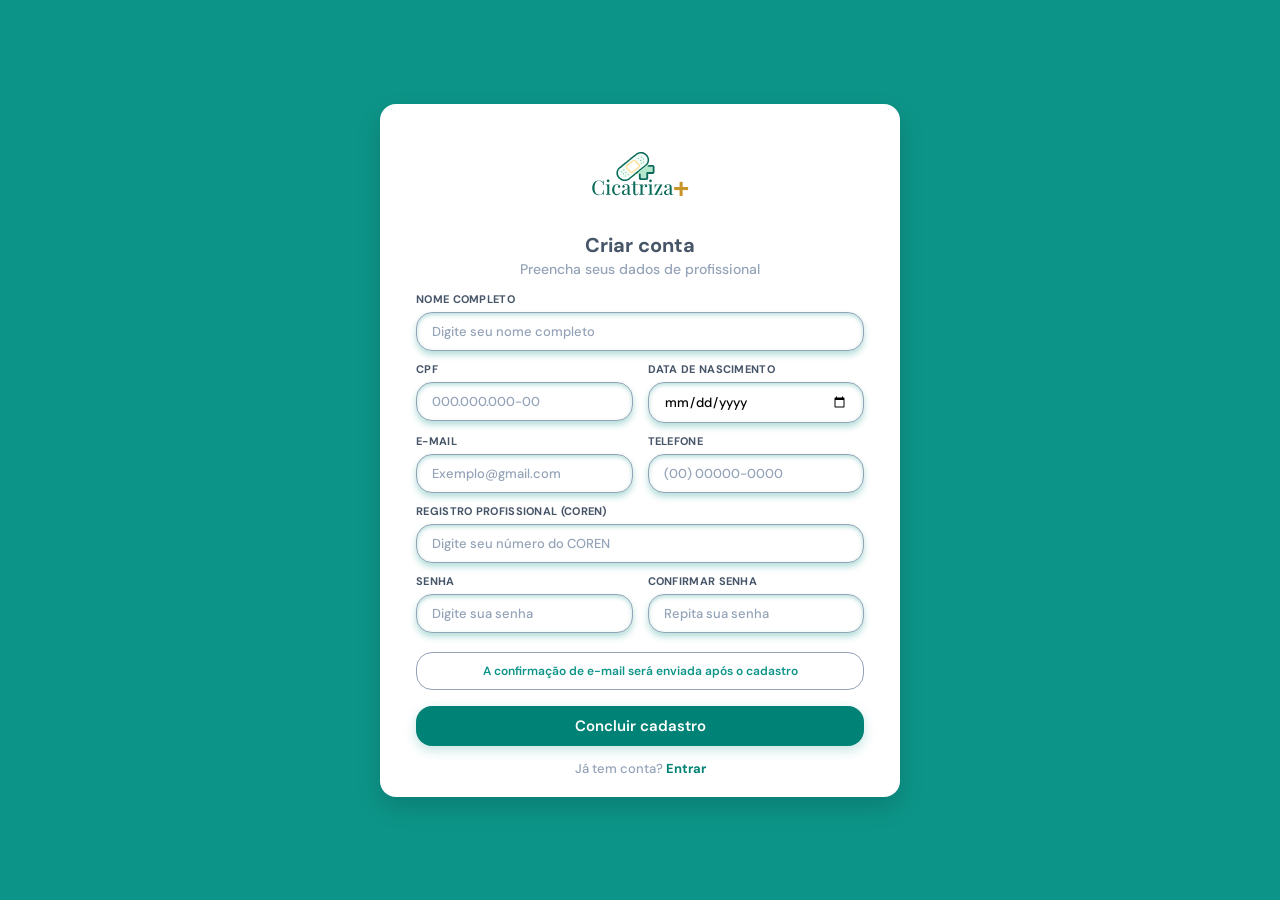
<file: cadastro.html>
<!DOCTYPE html>
<html lang="pt-BR" class="pagina-cadastro">
<head>
    <meta charset="UTF-8">
    <meta name="viewport" content="width=device-width, initial-scale=1.0">
    <title>Cicatriza+ - Criar Conta</title>
    <link rel="stylesheet" href="style.css">
    <link rel="stylesheet" href="mobile.css">
    
    <link rel="preconnect" href="https://googleapis.com">
    <link rel="preconnect" href="https://gstatic.com" crossorigin>
    <link href="https://fonts.googleapis.com/css2?family=DM+Sans:ital,opsz,wght@0,9..40,100..1000;1,9..40,100..1000&family=Inter:ital,opsz,wght@0,14..32,100..900;1,14..32,100..900&display=swap" rel="stylesheet">
</head>
<body class="pagina-cadastro">

    <main class="register-container">
        <header class="register-header"> 
            <div class="user-icon-badge">
               <img src="img/Logo.svg" alt="Logo Cicatriza" class="logo-img">
            </div>
            <h2>Criar conta</h2>
            <p class="subtitle">Preencha seus dados de profissional</p>
        </header>

        <form class="register-form">
            
            <div class="input-group full-width">
                <label for="nome">NOME COMPLETO</label>
                <input type="text" id="nome" placeholder="Digite seu nome completo" required>
            </div>

            <div class="form-row">
                <div class="input-group">
                    <label for="cpf">CPF</label>
                    <input type="text" inputmode="numeric" id="cpf" placeholder="000.000.000-00" required>
                </div>
                <div class="input-group">
                    <label for="nascimento">DATA DE NASCIMENTO</label>
                    <input type="date" id="nascimento" placeholder="DD/MM/AAAA" required>
                </div>
            </div>
            <div class="form-row">
                <div class="input-group">
                    <label for="email">E-MAIL</label>
                    <input type="email" id="email" placeholder="Exemplo@gmail.com" required>
                </div>
                <div class="input-group">
                    <label for="telefone">TELEFONE</label>
                    <input type="tel" id="telefone" placeholder="(00) 00000-0000" maxlength="14" required>
                </div>
            </div>
            <div class="input-group full-width">
                <label for="coren">REGISTRO PROFISSIONAL (COREN)</label>
                <input type="text" id="coren" placeholder="Digite seu número do COREN" required>
            </div>
            <div class="form-row">
                <div class="input-group">
                    <label for="senha">SENHA</label>
                    <input type="password" id="senha" placeholder="Digite sua senha" required>
                </div>
                <div class="input-group">
                    <label for="confirmar-senha">CONFIRMAR SENHA</label>
                    <input type="password" id="confirmar-senha" placeholder="Repita sua senha" required>
                </div>
            </div>

            <div class="info-box">
                <p>A confirmação de e-mail será enviada após o cadastro</p>
            </div>

            <button type="submit" class="btn-submit" onclick="window.location.href='paginainicial.html'">
                Concluir cadastro
            </button>
        </form>

        <footer class="register-footer">
            <p>Já tem conta? <a href="login.html">Entrar</a></p>
        </footer>
    </main>

</body>
</html>
</file>
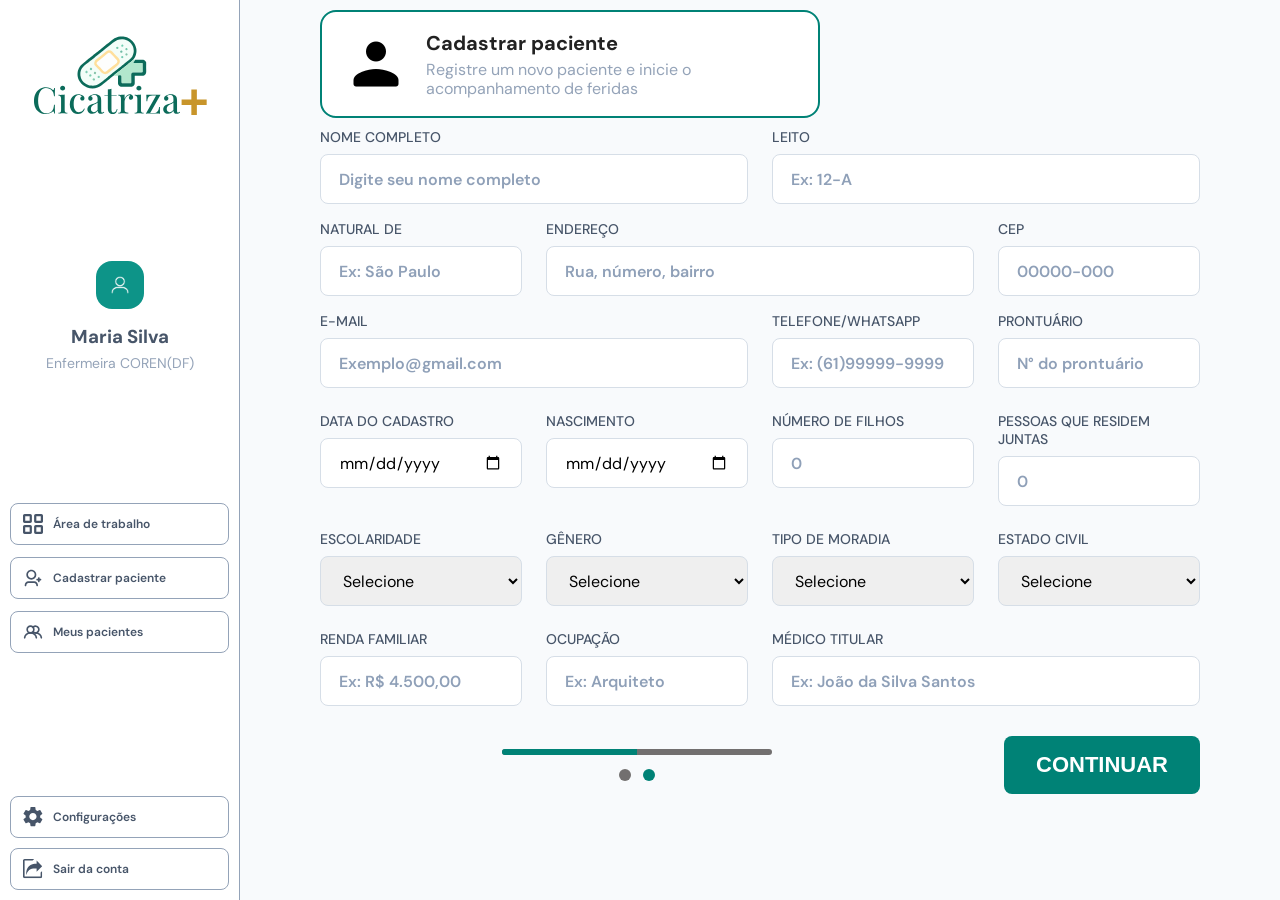
<file: cadastropaciente.html>
<!DOCTYPE html>
<html lang="pt-BR" class="pagina-cadastro-paciente">
<head>
    <meta charset="UTF-8">
    <meta name="viewport" content="width=device-width, initial-scale=1.0">
    <title>Cicatriza+ - Cadastrar Pacientes</title>
    <link rel="stylesheet" href="style.css">
    <link rel="stylesheet" href="mobile.css">
    <link rel="preconnect" href="https://googleapis.com">
    <link rel="preconnect" href="https://gstatic.com" crossorigin>
    <link href="https://fonts.googleapis.com/css2?family=DM+Sans:ital,opsz,wght@0,9..40,100..1000;1,9..40,100..1000&family=Inter:ital,opsz,wght@0,14..32,100..900;1,14..32,100..900&display=swap" rel="stylesheet">
</head>
<body>
<button class="hamburger" aria-label="Menu"><span></span><span></span><span></span></button>
<div class="sidebar-overlay"></div>

    <div class="layout"> 

        <!-- MENU LATERAL -->
        <nav class="barra-lateral">

            <div class="logo-box">
                <img src="img/Logo.svg" class="img-logo">
            </div>

            <div class="profissional">

                <div class="profissional-icon">
                    <img src="img/icone_branco.png" alt="Usuário">
                </div>

                <h3>Maria Silva</h3>
                <p>Enfermeira COREN(DF)</p>

            </div>

            <ul class="menu">

                <li>
                    <a href="paginainicial.html">
                        <img src="img/Icon_AreaTrabalho.svg" alt="">
                        <span>Área de trabalho</span>
                    </a>
                </li>

                <li>
                    <a href="#">
                        <img src="img/Icon_CadastrarPaciente.svg" alt="">
                        <span>Cadastrar paciente</span>
                    </a>
                </li>

                <li>
                    <a href="painelpaciente.html">
                        <img src="img/Icon_MeusPacientes.svg" alt="">
                        <span>Meus pacientes</span>
                    </a>
                </li>

            </ul>

            <div class="sidebar-footer">

                <a href="configuracoes.html" class="menu-btn">
                    <img src="img/Icon_Config.svg" alt="">
                    <span>Configurações</span>
                </a>

                <a href="login.html" class="menu-btn">
                    <img src="img/Icon_Sair.svg" alt="">
                    <span>Sair da conta</span>
                </a>

            </div>

        </nav>


         <!-- CONTEÚDO -->
    <main class="content">

        <section class="page-header">

            <a href="#" class="action-card">

                <img src="img/User.png" alt="Cadastrar paciente">

                <div>
                    <h1>Cadastrar paciente</h1>
                    <p>
                        Registre um novo paciente e inicie o
                        acompanhamento de feridas
                    </p>
                </div>


            </a>

        </section>

        <form class="patient-form">
           
            <div class="grid1">
            <div class="field double">
                <label>Nome completo</label>
                <input type="text" placeholder="Digite seu nome completo">
            </div>

            <div class="field double">
                <label>Leito</label>
                <input type="text" placeholder="Ex: 12-A">
            </div>

            <div class="field">
                <label>Natural de</label>
                <input type="text" placeholder="Ex: São Paulo">
            </div>

            <div class="field double">
                <label>Endereço</label>
                <input type="text" placeholder="Rua, número, bairro">
            </div>
             
            <div class="field">
                <label>CEP</label>
                <input type="text" placeholder="00000-000">
            </div>

            <div class="field double">
                <label>E-mail</label>
                <input type="email" placeholder="Exemplo@gmail.com">
            </div>

            <div class="field">
                <label>Telefone/Whatsapp</label>
                <input type="text" placeholder="Ex: (61)99999-9999">
            </div>

            <div class="field">
                <label>Prontuário</label>
                <input type="text" placeholder="N° do prontuário">
            </div>

            </div>

            <div class="grid2">

            <div class="field">
                <label for="data-cadastro">Data do cadastro</label>
                <input id="data-cadastro" type="date">
            </div>

            <div class="field">
                <label for="nascimento">Nascimento</label>
                <input id="nascimento" type="date">
            </div>

            <div class="field">
                <label for="numero-filhos">Número de filhos</label>
                <input id="numero-filhos" type="number" min="0" max="10" placeholder="0">
            </div>

             <div class="field">
                <label for="pessoas-residem">Pessoas que residem juntas</label>
                <input id="pessoas-residem" type="number" min="0" max="10" placeholder="0">
            </div>

            </div>

            <div class="grid3">

            <div class="field select">
                <label for="escolaridade">Escolaridade</label>
                <select id="escolaridade" name="escolaridade">
                    <option value="" selected disabled>Selecione</option>
                    <option value="educacaobasica">Educação Básica</option>
                    <option value="ensinomedio">Ensino Médio</option>
                    <option value="graduacao">Graduação</option>
                    <option value="posgraduacao">Pós-Graduação</option>
                    
                </select>
                
            </div>

            <div class="field select">
                <label for="genero">Gênero</label>
                <select id="genero" name="genero">
                    <option value="" selected disabled>Selecione</option>
                    <option value="masculino">Masculino (Homem)</option>
                    <option value="feminino">Feminino (Mulher)</option>
                    <option value="nao-binario">Não-binário</option>
                    <option value="lgbtqia+">LGBTQIA+ (Gay, Lésbica...)</option>
                    <option value="bissexual">Bissexual</option>
                    <option value="assexual">Assexual</option>
                    <option value="prefiro-nao-responder">Prefiro não responder</option>
                    <option value="outro">Outro</option>
                </select>
            </div>

            <div class="field select">
               <label for="moradia">Tipo de Moradia</label>
                <select id="moradia" name="moradia">
                    <option value="" selected disabled>Selecione</option>
                    <option value="alugado">Alugado</option>
                    <option value="financiado">Financiado</option>
                    <option value="proprio">Próprio</option>
                    <option value="cedido">Cedido</option>
                    <option value="outro">Outro</option>
                </select>
            </div>

            <div class="field select">
                <label for="estado-civil">Estado civil</label>
                <select id="estado-civil" name="estado-civil">
                    <option value="" selected disabled>Selecione</option>
                    <option value="solteiro">Solteiro(a)</option>
                    <option value="casado">Casado(a)</option>
                    <option value="divorciado">Divorciado(a)</option>
                    <option value="viuvo">Viúvo(a)</option>
                    <option value="separado">Separado(a)</option>
                    <option value="uniao-estavel">União estável</option>
                    <option value="outro">Outro</option>
                </select>
            </div>

            </div>

            <div class="grid4">
            
            <div class="field">
                <label>Renda familiar</label>
                <input type="text" placeholder="Ex: R$ 4.500,00">
            </div>

            <div class="field">
                <label>Ocupação</label>
                <input type="text" placeholder="Ex: Arquiteto">
            </div>

            <div class="field double">
                <label>Médico titular</label>
                <input type="text" placeholder="Ex: João da Silva Santos">
            </div>

            </div>

        </form>

        <section class="form-footer">

            <div class="stepper">

                <div class="step-line">
                    <span class="active"></span>
                </div>

                <div class="step-dots">
                    <span></span>
                    <span class="active"></span>
                </div>

            </div>

            <button type="button" class="btn-next" onclick="location.href='paciente.html'">
            CONTINUAR
            </button>
        </section>

    </main>

    </div>


<script>
(function(){
  var b = document.querySelector(".hamburger");
  var s = document.querySelector(".barra-lateral");
  var o = document.querySelector(".sidebar-overlay");
  if(!b||!s||!o) return;
  function t(){ s.classList.toggle("open"); o.classList.toggle("active"); }
  b.addEventListener("click", t);
  o.addEventListener("click", t);
})();
</script>
</html>
</file>
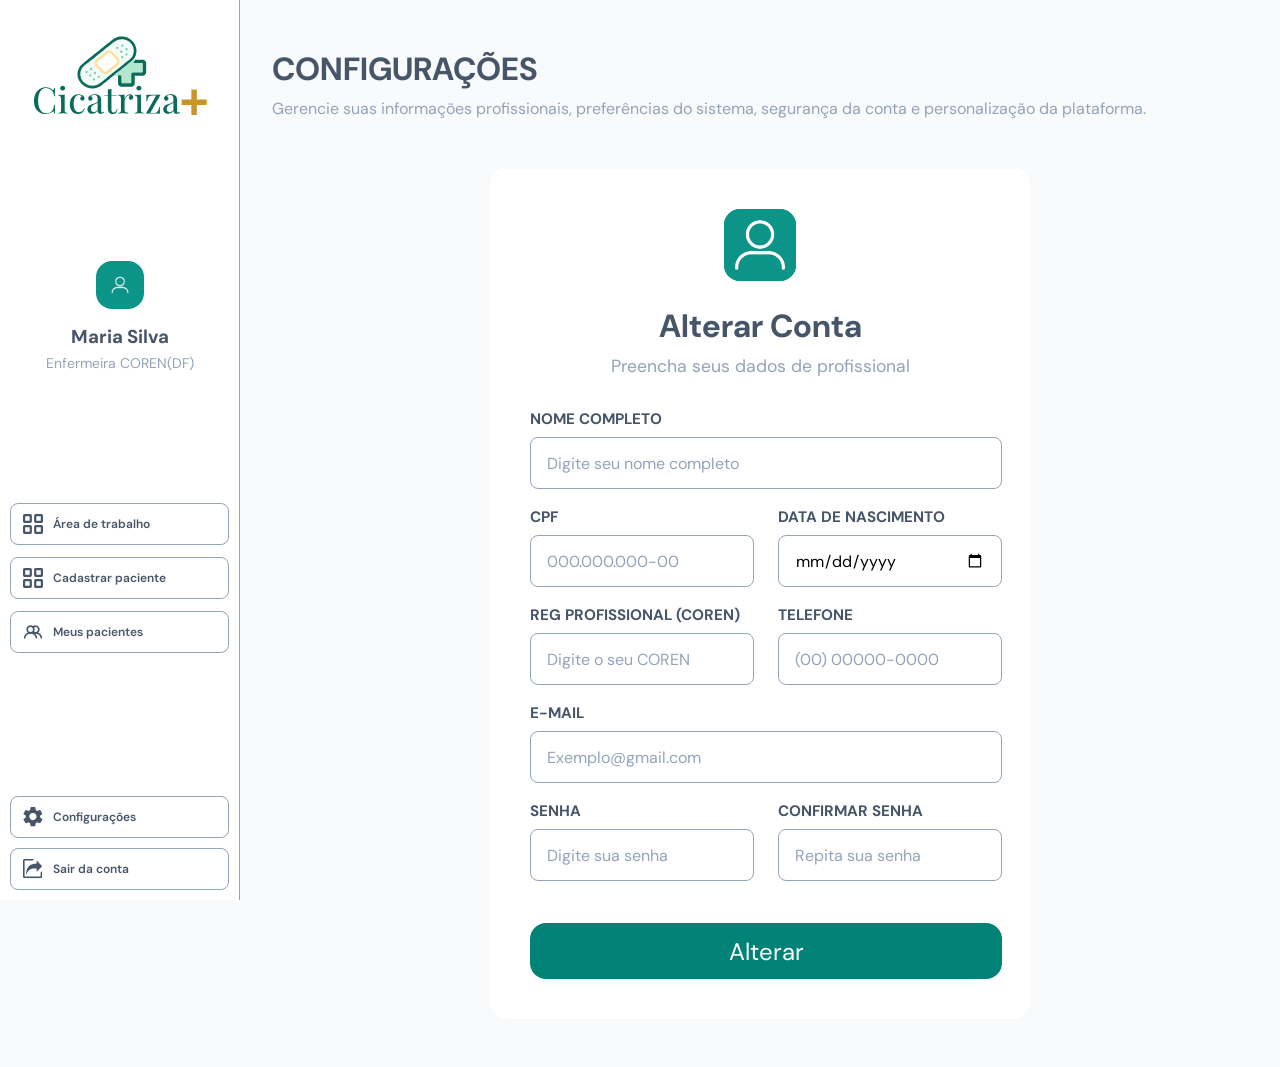
<file: configuracoes.html>
<!DOCTYPE html>
<html lang="pt-BR" class="pagina-configuracoes">
<head>
    <meta charset="UTF-8">
    <meta name="viewport" content="width=device-width, initial-scale=1.0">
    <title>Cicatriza+ - Configurações</title>
    <link rel="stylesheet" href="style.css">
    <link rel="stylesheet" href="mobile.css">
    <link rel="preconnect" href="https://googleapis.com">
    <link rel="preconnect" href="https://gstatic.com" crossorigin>
    <link href="https://fonts.googleapis.com/css2?family=DM+Sans:ital,opsz,wght@0,9..40,100..1000;1,9..40,100..1000&family=Inter:ital,opsz,wght@0,14..32,100..900;1,14..32,100..900&display=swap" rel="stylesheet">
</head>
<body>
<button class="hamburger" aria-label="Menu"><span></span><span></span><span></span></button>
<div class="sidebar-overlay"></div>

    <div class="layout">

        <!-- MENU LATERAL -->
        <nav class="barra-lateral">

            <div class="logo-box">
                <img src="img/Logo.svg" class="img-logo">
            </div>

            <div class="profissional">

                <div class="profissional-icon">
                    <img src="img/icone_branco.png" alt="Usuário">
                </div>

                <h3>Maria Silva</h3>
                <p>Enfermeira COREN(DF)</p>

            </div>

            <ul class="menu">

                <li>
                    <a href="paginainicial.html">
                        <img src="img/Icon_AreaTrabalho.svg" alt="">
                        <span>Área de trabalho</span>
                    </a>
                </li>

                <li>
                    <a href="cadastropaciente.html">
                        <img src="img/Icon_AreaTrabalho.svg" alt="">
                        <span>Cadastrar paciente</span>
                    </a>
                </li>

                <li>
                    <a href="painelpaciente.html">
                        <img src="img/Icon_MeusPacientes.svg" alt="">
                        <span>Meus pacientes</span>
                    </a>
                </li>

            </ul>

            <div class="sidebar-footer">

                <a href="configuracoes.html" class="menu-btn">
                    <img src="img/Icon_Config.svg" alt="">
                    <span>Configurações</span>
                </a>

                <a href="login.html" class="menu-btn">
                    <img src="img/Icon_Sair.svg" alt="">
                    <span>Sair da conta</span>
                </a>

            </div>

        </nav>


        <!-- CONTEÚDO -->
         
        <main class="content">
            <header class="page-header">
                <h1>CONFIGURAÇÕES</h1>
                <p>
                    Gerencie suas informações profissionais, preferências do sistema,
                    segurança da conta e personalização da plataforma.
                </p>
            </header>

        <section class="settings-card">

            <div class="icon-placeholder">
                <img src="img/icone_branco.png" alt="">
            </div>

            <h2>Alterar Conta</h2>
            <span class="subtitle">
                Preencha seus dados de profissional
            </span>

            <form class="settings-form">

                <div class="field full">
                    <label>Nome Completo</label>
                    <input type="text" placeholder="Digite seu nome completo">
                </div>

                <div class="field">
                    <label>CPF</label>
                    <input type="text" placeholder="000.000.000-00">
                </div>

                <div class="field">
                    <label>Data de Nascimento</label>
                    <input type="date" placeholder="DD/MM/AAAA">
                </div>

                 <div class="field ">
                    <label>Reg Profissional (COREN)</label>
                    <input type="text" placeholder="Digite o seu COREN">
                </div>

                <div class="field">
                    <label>Telefone</label>
                    <input type="text" placeholder="(00) 00000-0000">
                </div>
                
                <div class="field full">
                    <label>E-mail</label>
                    <input type="email" placeholder="Exemplo@gmail.com">
                </div>

                <div class="field">
                    <label>Senha</label>
                    <input type="password" placeholder="Digite sua senha">
                </div>

                <div class="field">
                    <label>Confirmar Senha</label>
                    <input type="password" placeholder="Repita sua senha">
                </div>

                <button type="submit" class="btn-save">
                    Alterar
                </button>

            </form>
        </section>
    </main>

</div>



<script>
(function(){
  var b = document.querySelector(".hamburger");
  var s = document.querySelector(".barra-lateral");
  var o = document.querySelector(".sidebar-overlay");
  if(!b||!s||!o) return;
  function t(){ s.classList.toggle("open"); o.classList.toggle("active"); }
  b.addEventListener("click", t);
  o.addEventListener("click", t);
})();
</script>
</html>
</file>
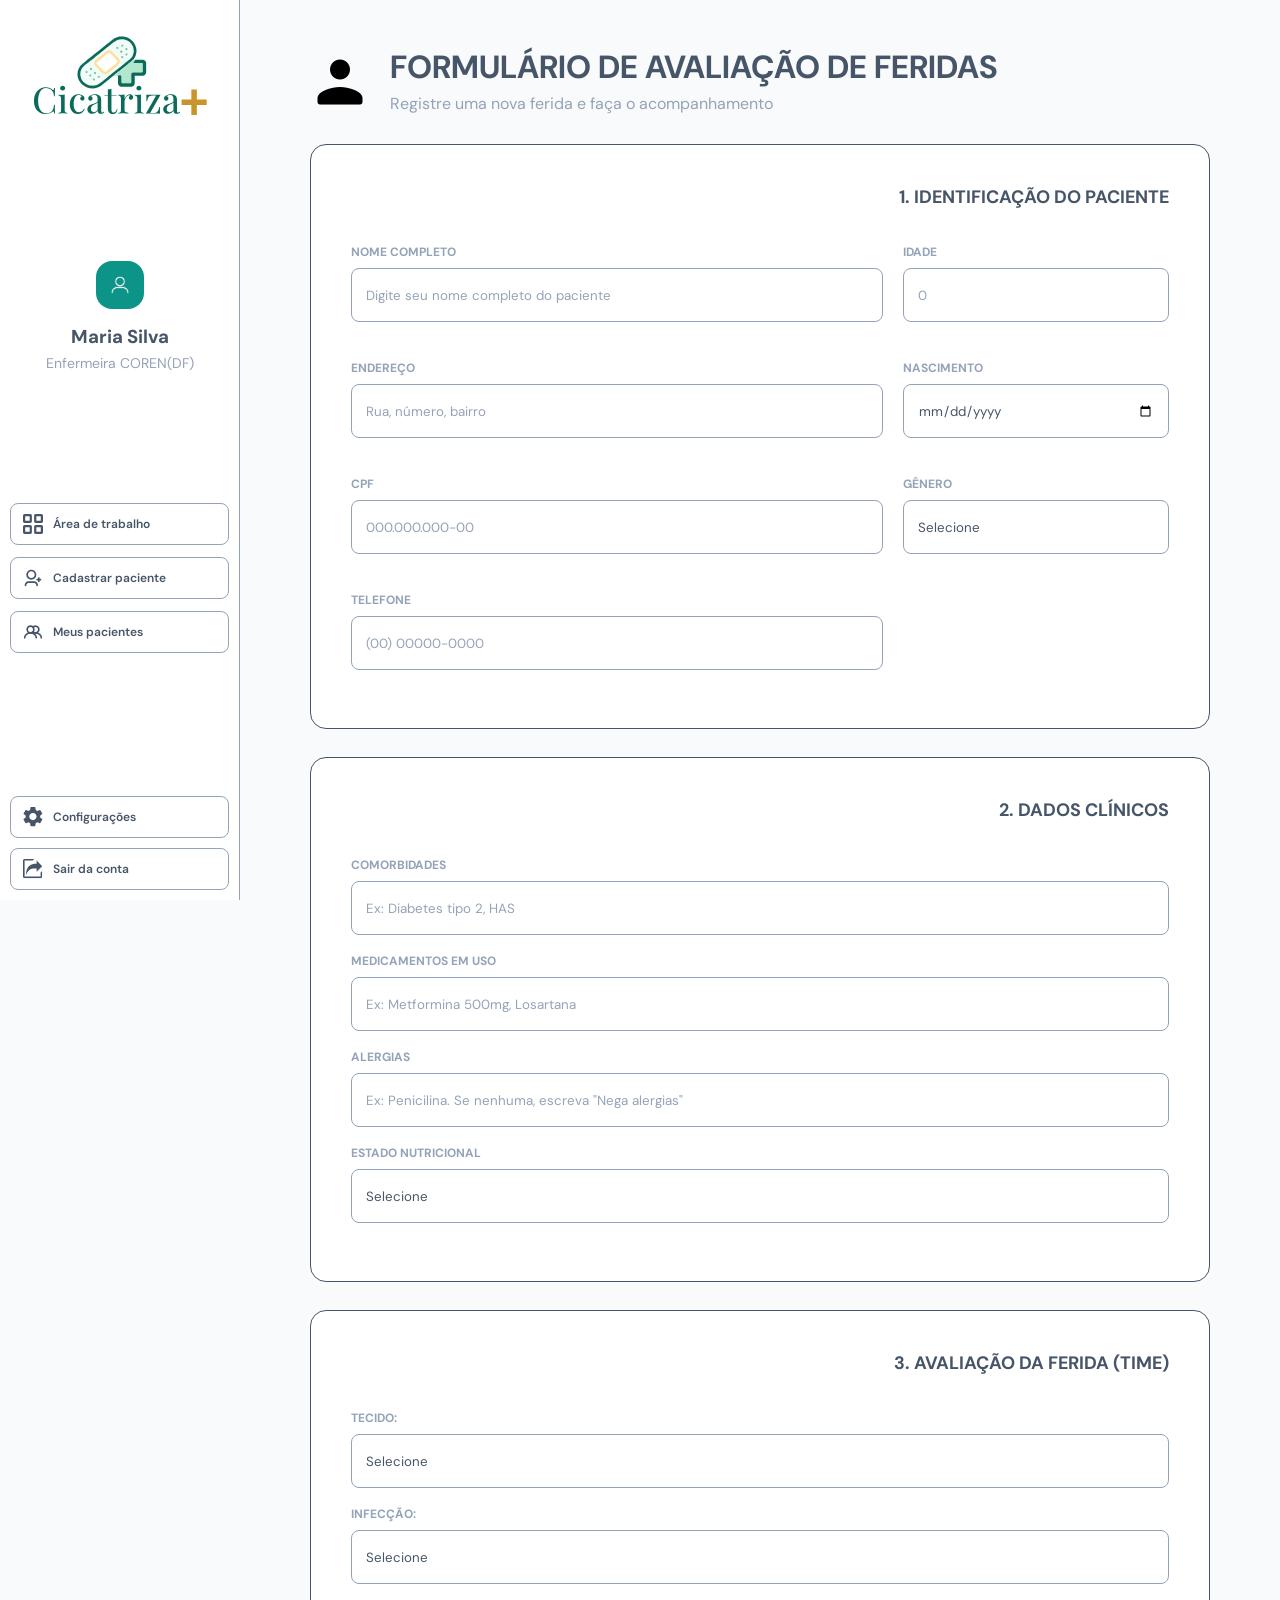
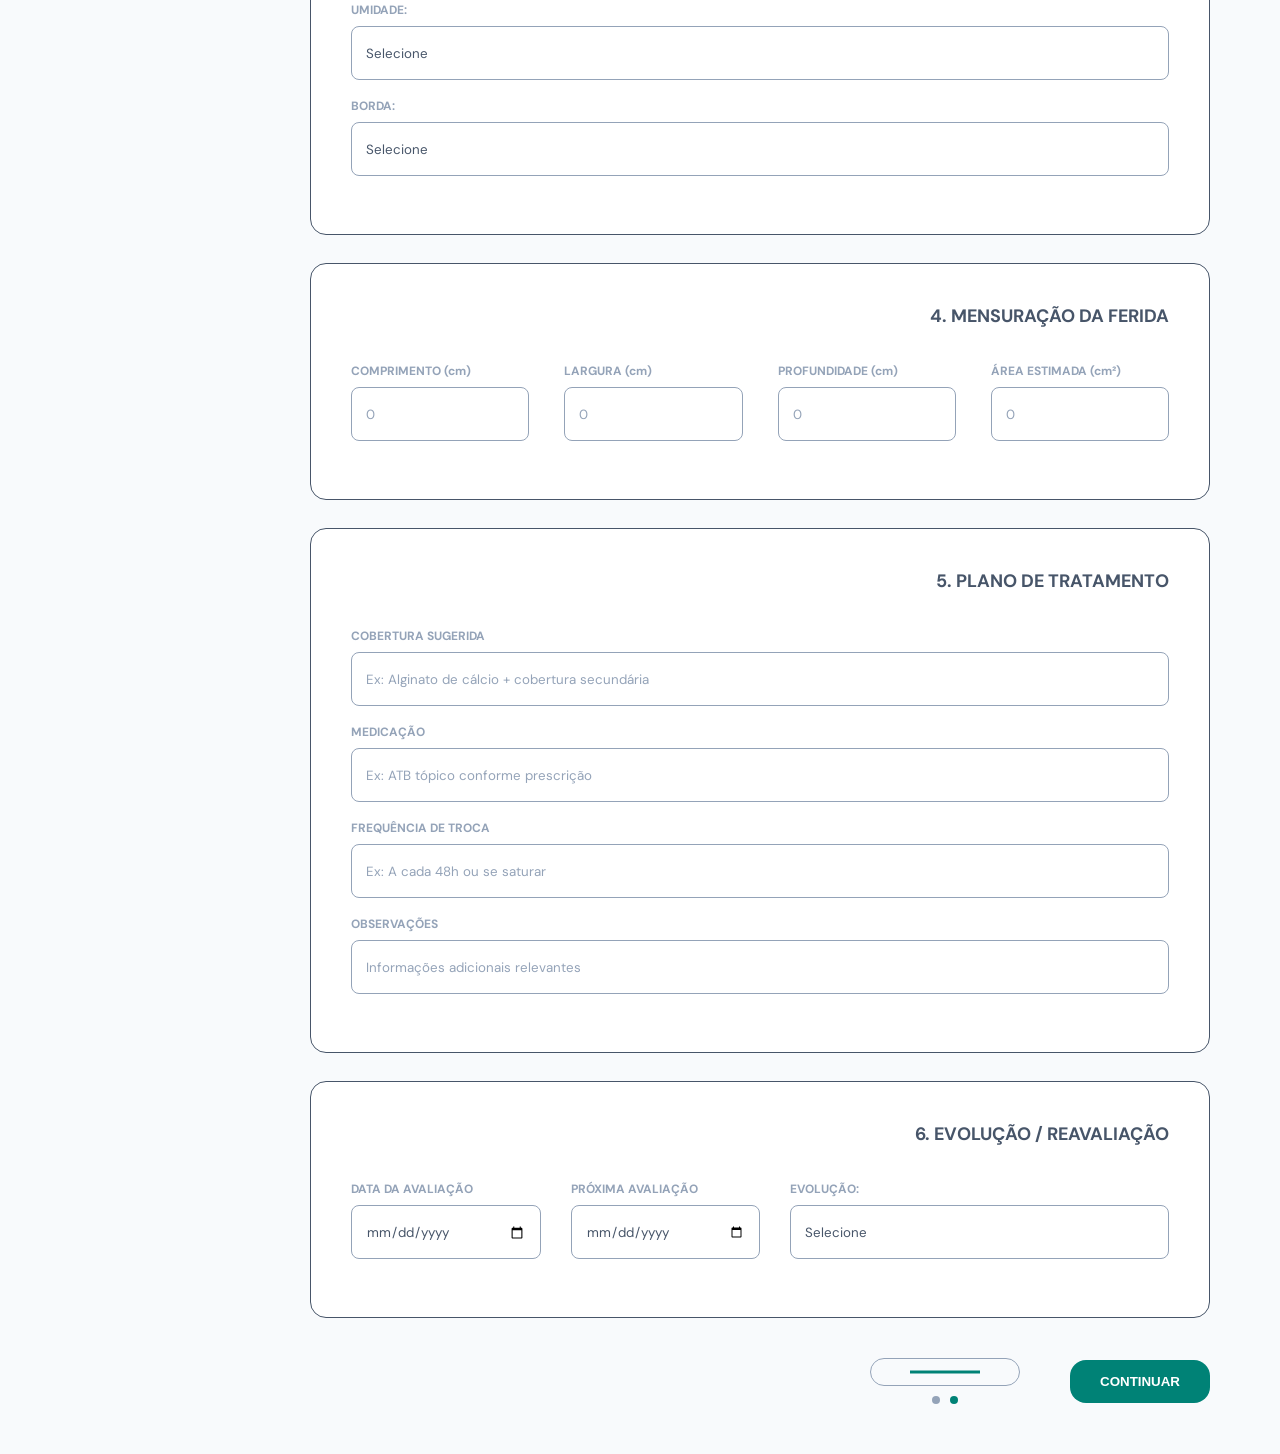
<file: formularioavaliacao1.html>
<!DOCTYPE html>
<html lang="pt-BR" class="pagina-formulario-avaliacao">
<head>
    <meta charset="UTF-8">
    <meta name="viewport" content="width=device-width, initial-scale=1.0">
    <title>Cicatriza+ - Formulário de Avaliação de Feridas</title>
    <link rel="stylesheet" href="style.css">
    <link rel="stylesheet" href="mobile.css">
    <link rel="preconnect" href="https://googleapis.com">
    <link rel="preconnect" href="https://gstatic.com" crossorigin>
    <link href="https://fonts.googleapis.com/css2?family=DM+Sans:ital,opsz,wght@0,9..40,100..1000;1,9..40,100..1000&family=Inter:ital,opsz,wght@0,14..32,100..900;1,14..32,100..900&display=swap" rel="stylesheet">
</head>
<body>
<button class="hamburger" aria-label="Menu"><span></span><span></span><span></span></button>
<div class="sidebar-overlay"></div>

    <div class="layout">

        <!-- MENU LATERAL -->
        <nav class="barra-lateral">

            <div class="logo-box">
                <img src="img/Logo.svg" class="img-logo">
            </div>

            <div class="profissional">

                <div class="profissional-icon">
                    <img src="img/icone_branco.png" alt="Usuário">
                </div>

                <h3>Maria Silva</h3>
                <p>Enfermeira COREN(DF)</p>

            </div>

            <ul class="menu">

                <li>
                    <a href="paginainicial.html">
                        <img src="img/Icon_AreaTrabalho.svg" alt="">
                        <span>Área de trabalho</span>
                    </a>
                </li>

                <li>
                    <a href="cadastropaciente.html">
                        <img src="img/Icon_CadastrarPaciente.svg" alt="">
                        <span>Cadastrar paciente</span>
                    </a>
                </li>

                <li>
                    <a href="painelpaciente.html">
                        <img src="img/Icon_MeusPacientes.svg" alt="">
                        <span>Meus pacientes</span>
                    </a>
                </li>

            </ul>

            <div class="sidebar-footer">

                <a href="configuracoes.html" class="menu-btn">
                    <img src="img/Icon_Config.svg" alt="">
                    <span>Configurações</span>
                </a>

                <a href="login.html" class="menu-btn">
                    <img src="img/Icon_Sair.svg" alt="">
                    <span>Sair da conta</span>
                </a>

            </div>

        </nav>

        <!-- Conteúdo -->

<main class="content">

    <section class="page-header">

        <div class="header-card">

            <img src="img/User.png" alt="Avaliação">

            <div class="header-info">
                <h1>FORMULÁRIO DE AVALIAÇÃO DE FERIDAS</h1>
                <p>
                    Registre uma nova ferida e faça o acompanhamento
                </p>
            </div>

        </div>

    </section>

    <!-- IDENTIFICAÇÃO -->

    <section class="form-section">

        <h2>1. IDENTIFICAÇÃO DO PACIENTE</h2>

        <div class="form-grid">

            <div class="field field-large">
                <label>NOME COMPLETO</label>
                <input type="text" placeholder="Digite seu nome completo do paciente">
            </div>

            <div class="field">
                <label>IDADE</label>
               <input id="idade" type="number" min="0" max="100" placeholder="0">
            </div>

            <div class="field field-large">
                <label>ENDEREÇO</label>
                <input type="text" placeholder="Rua, número, bairro">
            </div>

            <div class="field">
                <label>NASCIMENTO</label>
                 <input id="nascimento" type="date">
            </div>

            <div class="field">
                <label>CPF</label>
                <input type="text" placeholder="000.000.000-00">
            </div>

            <div class="field">
                <label>GÊNERO</label>
                <select id="genero" name="genero">
                    <option value="" selected disabled>Selecione</option>
                    <option value="masculino">Masculino (Homem)</option>
                    <option value="feminino">Feminino (Mulher)</option>
                    <option value="nao-binario">Não-binário</option>
                    <option value="lgbtqia+">LGBTQIA+ (Gay, Lésbica...)</option>
                    <option value="bissexual">Bissexual</option>
                    <option value="assexual">Assexual</option>
                    <option value="prefiro-nao-responder">Prefiro não responder</option>
                    <option value="outro">Outro</option>
                </select>
            </div>

            <div class="field">
                <label>TELEFONE</label>
                <input type="text" placeholder="(00) 00000-0000">
            </div>

        </div>

    </section>

    <!-- DADOS CLÍNICOS -->

    <section class="form-section">

        <h2>2. DADOS CLÍNICOS</h2>

        <div class="field">
            <label>COMORBIDADES</label>
            <input type="text" placeholder="Ex: Diabetes tipo 2, HAS">
        </div>

        <div class="field">
            <label>MEDICAMENTOS EM USO</label>
            <input type="text" placeholder="Ex: Metformina 500mg, Losartana">
        </div>

        <div class="field">
            <label>ALERGIAS</label>
            <input type="text" placeholder='Ex: Penicilina. Se nenhuma, escreva "Nega alergias"'>
        </div>

        <div class="field">
            <label>ESTADO NUTRICIONAL</label>
             <select id="nutricao" name="nutricao">
                    <option value="" selected disabled>Selecione</option>
                    <option value="nutrido">Nutrido</option>
                    <option value="eutrofia">Eutrofia</option>
                    <option value="des-leve">Desnutrição leve</option>
                    <option value="des-moderada">Desnutrição Moderada</option>
                    <option value="des-grave">Desnutrição Grave</option>
                    <option value="outro">Outro</option>
                </select>
        </div>

    </section>

    <!-- TIME -->

    <section class="form-section">

        <h2>3. AVALIAÇÃO DA FERIDA (TIME)</h2>

        <div class="field">
            <label>TECIDO:</label>
            <select id="tecido" name="tecido">
                    <option value="" selected disabled>Selecione</option>
                    <option value="granulacao">Granulação</option>
                    <option value="necrose">Necrose</option>
                    <option value="fibrina">Fibrina</option>
            </select>
        </div>

        <div class="field">
            <label>INFECÇÃO:</label>
           <select id="infeccao" name="infeccao">
                    <option value="" selected disabled>Selecione</option>
                    <option value="presente">Presente</option>
                    <option value="ausente">Ausente</option>
            </select>
        </div>

        <div class="field">
            <label>UMIDADE:</label>
            <select id="umidade" name="umidade">
                    <option value="" selected disabled>Selecione</option>
                    <option value="seca">Seca</option>
                    <option value="baixa">Baixa</option>
                    <option value="moderada">Moderada</option>
                    <option value="alta">Alta</option>
            </select>
        </div>

        <div class="field">
            <label>BORDA:</label>
             <select id="borda" name="borda">
                    <option value="" selected disabled>Selecione</option>
                    <option value="regular">Regular</option>
                    <option value="irregular">Irregular</option>
                    <option value="macerada">Macerada</option>
            </select>
        </div>

    </section>

    <!-- MENSURAÇÃO -->

    <section class="form-section">

        <h2>4. MENSURAÇÃO DA FERIDA</h2>

        <div class="measure-grid">

            <div class="field">
                <label>COMPRIMENTO (cm)</label>
                <input id="comprimento" type="number" min="0" max="100" placeholder="0">
            </div>

            <div class="field">
                <label>LARGURA (cm)</label>
                <input id="largura" type="number" min="0" max="100" placeholder="0">
            </div>

            <div class="field">
                <label>PROFUNDIDADE (cm)</label>
                <input id="profundidade" type="number" min="0" max="100" placeholder="0">
            </div>

            <div class="field">
                <label>ÁREA ESTIMADA (cm²)</label>
               <input id="area-estimada" type="number" min="0" max="100" placeholder="0">
            </div>

        </div>

    </section>

    <!-- PLANO -->

    <section class="form-section">

        <h2>5. PLANO DE TRATAMENTO</h2>

        <div class="field">
            <label>COBERTURA SUGERIDA</label>
            <input type="text" placeholder="Ex: Alginato de cálcio + cobertura secundária">
        </div>

        <div class="field">
            <label>MEDICAÇÃO</label>
            <input type="text" placeholder="Ex: ATB tópico conforme prescrição">
        </div>

        <div class="field">
            <label>FREQUÊNCIA DE TROCA</label>
            <input type="text" placeholder="Ex: A cada 48h ou se saturar">
        </div>

        <div class="field">
            <label>OBSERVAÇÕES</label>
            <input type="text" placeholder="Informações adicionais relevantes">
        </div>

    </section>

    <!-- EVOLUÇÃO -->

    <section class="form-section">

        <h2>6. EVOLUÇÃO / REAVALIAÇÃO</h2>

        <div class="evolution-grid">

            <div class="field">
                <label>DATA DA AVALIAÇÃO</label>
                <input id="data-avaliacao" type="date">
            </div>

            <div class="field">
                <label>PRÓXIMA AVALIAÇÃO</label>
                <input id="proxima-avaliacao" type="date">
            </div>

            <div class="field field-wide">
                <label>EVOLUÇÃO:</label>
                <select id="evolução" name="evolucao">
                    <option value="" selected disabled>Selecione</option>
                    <option value="melhora">Melhora</option>
                    <option value="estavel">Estável</option>
                    <option value="piora">Piora</option>
            </select>
            </div>

        </div>

    </section>

    <section class="form-footer">

        <div class="stepper">
            <div class="progress"></div>

            <div class="dots">
                <span></span>
                <span class="active"></span>
            </div>
        </div>

        <button type="button" class="btn-next" onclick="location.href='relatoriopaciente.html'">
            CONTINUAR
            </button>

    </section>

</main>




<script>
(function(){
  var b = document.querySelector(".hamburger");
  var s = document.querySelector(".barra-lateral");
  var o = document.querySelector(".sidebar-overlay");
  if(!b||!s||!o) return;
  function t(){ s.classList.toggle("open"); o.classList.toggle("active"); }
  b.addEventListener("click", t);
  o.addEventListener("click", t);
})();
</script>
</html>
</file>
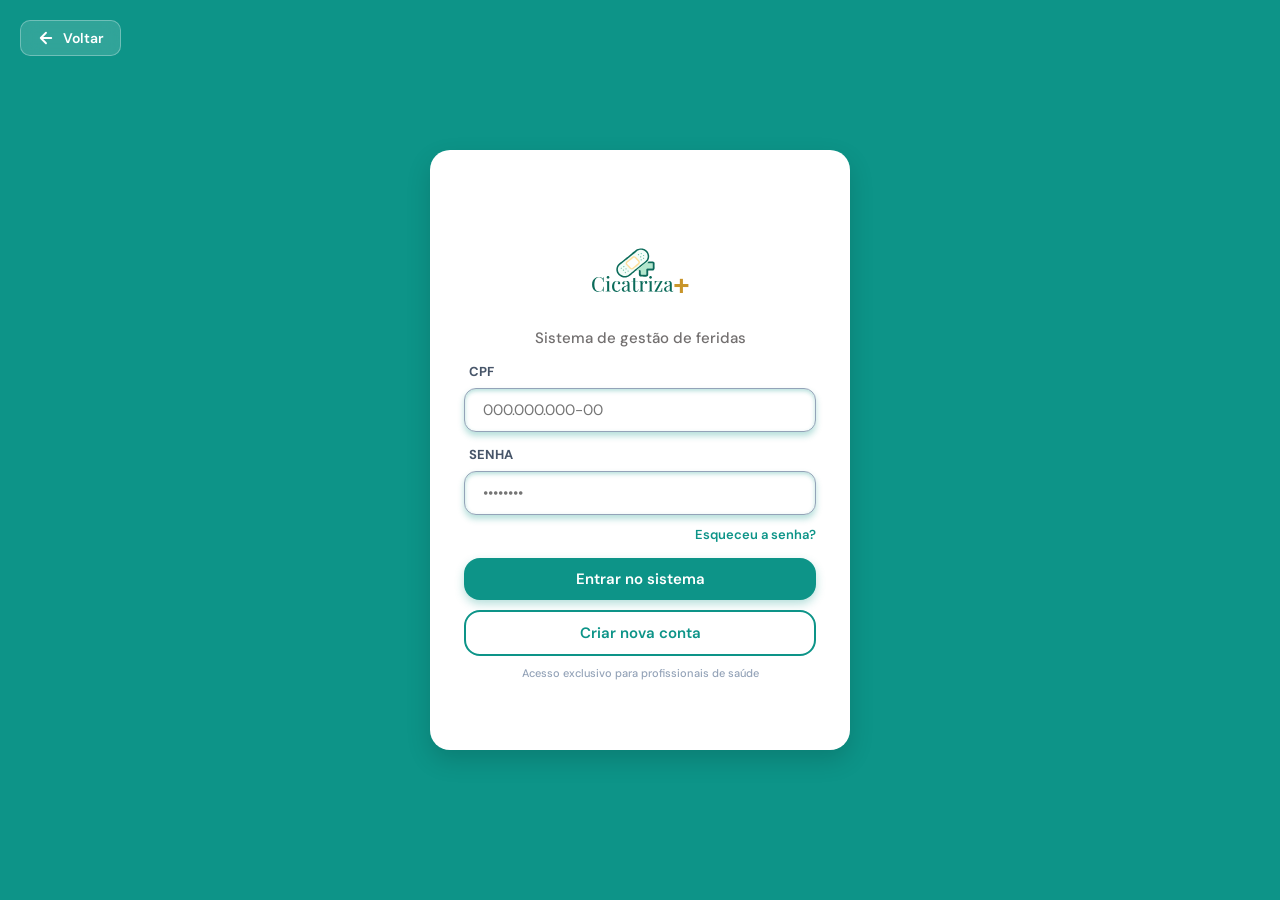
<file: login.html>
<!DOCTYPE html>
<html lang="pt-BR" class="pagina-login">
<head>
    <meta charset="UTF-8">
    <meta name="viewport" content="width=device-width, initial-scale=1.0">
    <title>Cicatriza+ - Login</title>
    <link rel="stylesheet" href="style.css">
    <link rel="stylesheet" href="mobile.css">
    <link rel="preconnect" href="https://googleapis.com">
    <link rel="preconnect" href="https://gstatic.com" crossorigin>
    <link href="https://fonts.googleapis.com/css2?family=DM+Sans:ital,opsz,wght@0,9..40,100..1000;1,9..40,100..1000&family=Inter:ital,opsz,wght@0,14..32,100..900;1,14..32,100..900&display=swap" rel="stylesheet">
</head>
<body>

    <main class="login-container">
        <div class="logo-header">
            <div class="logo-icon">
                <img src="img/Logo.svg"/> 
            </div>
            <p class="subtitle">Sistema de gestão de feridas</p>
        </div>

        <form class="login-form">
            <div class="input-group">
                <label for="cpf">CPF</label>
                <input type="text" inputmode="numeric" id="cpf" placeholder="000.000.000-00" maxlength="14" required>
            </div>

            <div class="input-group">
                <label for="senha">SENHA</label>
                <input type="password" id="senha" placeholder="••••••••" required>
            </div>

            <div class="forgot-password">
                <a href="#">Esqueceu a senha?</a>
            </div>

            <button type="submit" class="btn btn-primary">
                <a href="paginainicial.html">
                    Entrar no sistema
                </a>
            </button>

            <button type="button" class="btn btn-secondary">
                <a href="cadastro.html">
                    Criar nova conta
                </a>
            </button>
        </form>

        <!-- Botão voltar para a landing page -->
<a href="index.html" class="btn-voltar">
  <svg xmlns="http://www.w3.org/2000/svg" width="18" height="18" viewBox="0 0 24 24" fill="none" stroke="currentColor" stroke-width="2.5" stroke-linecap="round" stroke-linejoin="round">
    <path d="M19 12H5M12 5l-7 7 7 7"/>
  </svg>
  Voltar
</a>

        <footer class="form-footer">
            <p>Acesso exclusivo para profissionais de saúde</p>
        </footer>
    </main>

</body>
</html>
</file>
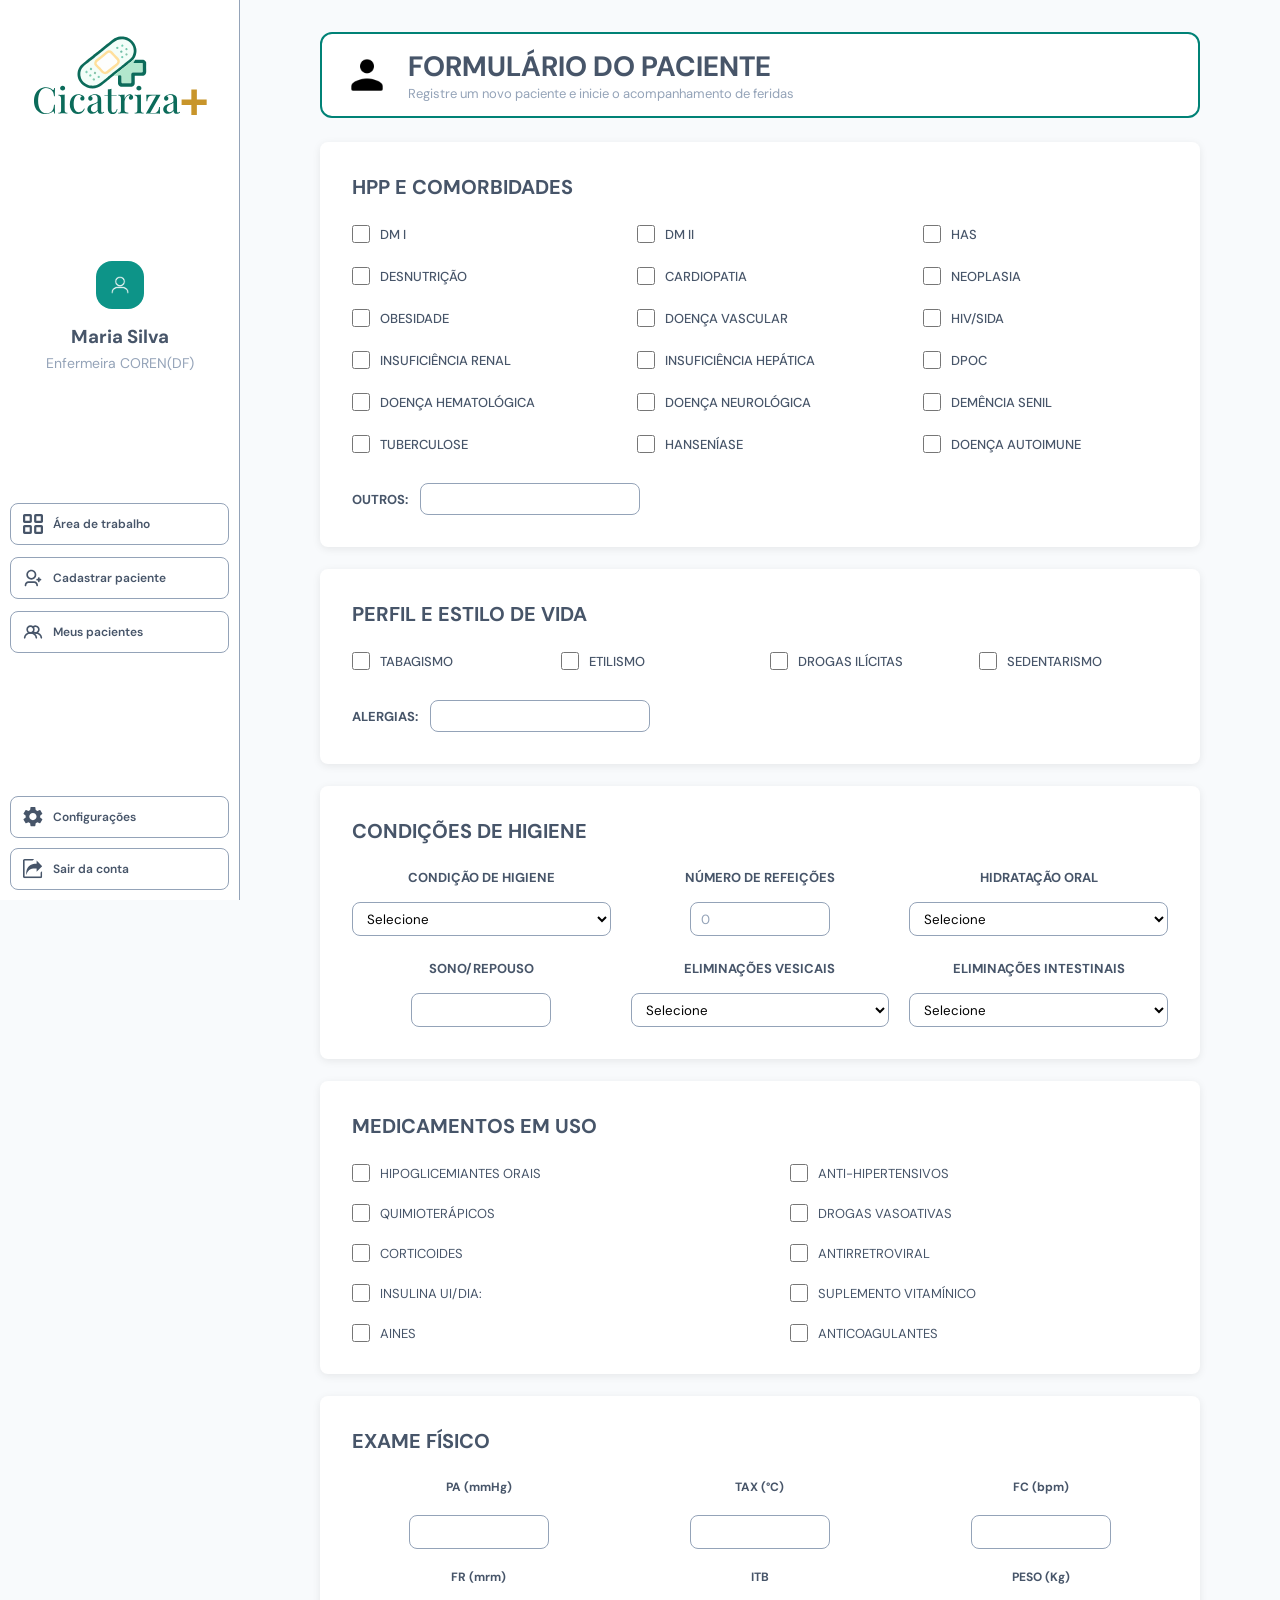
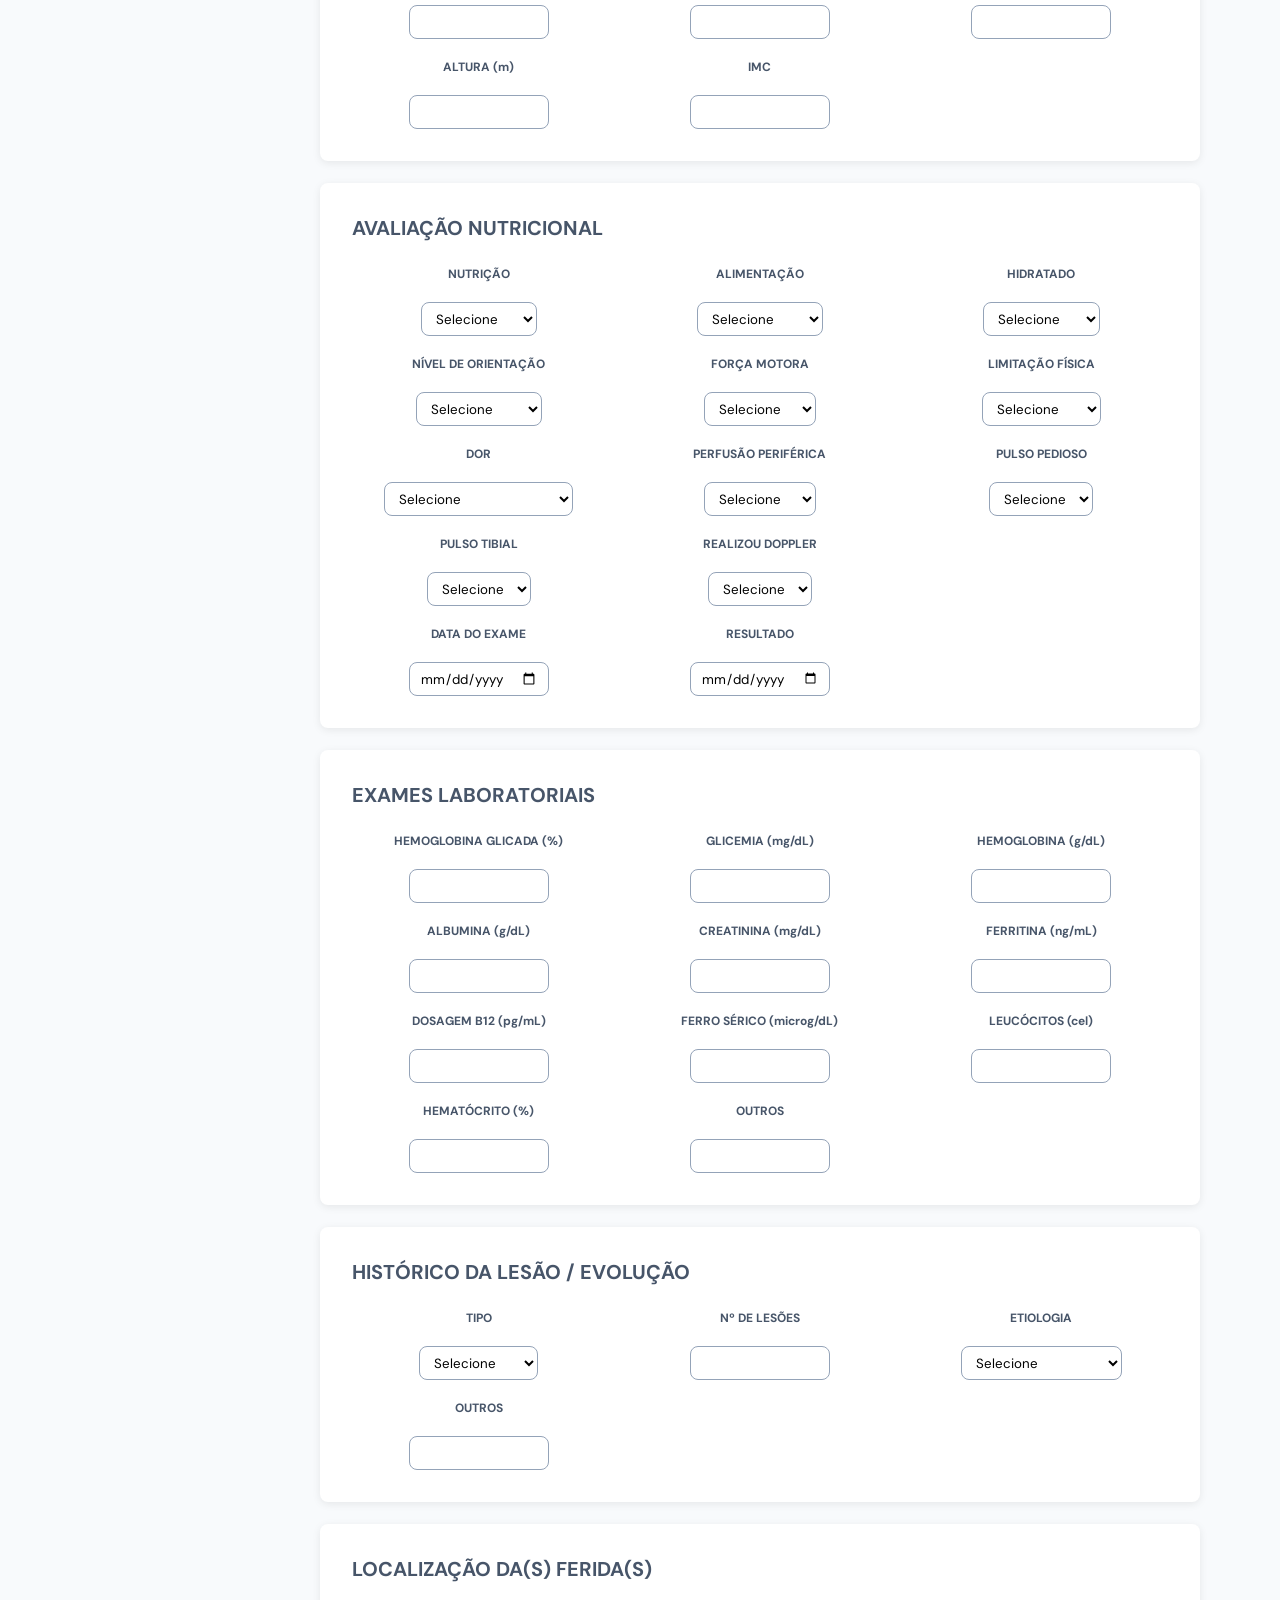
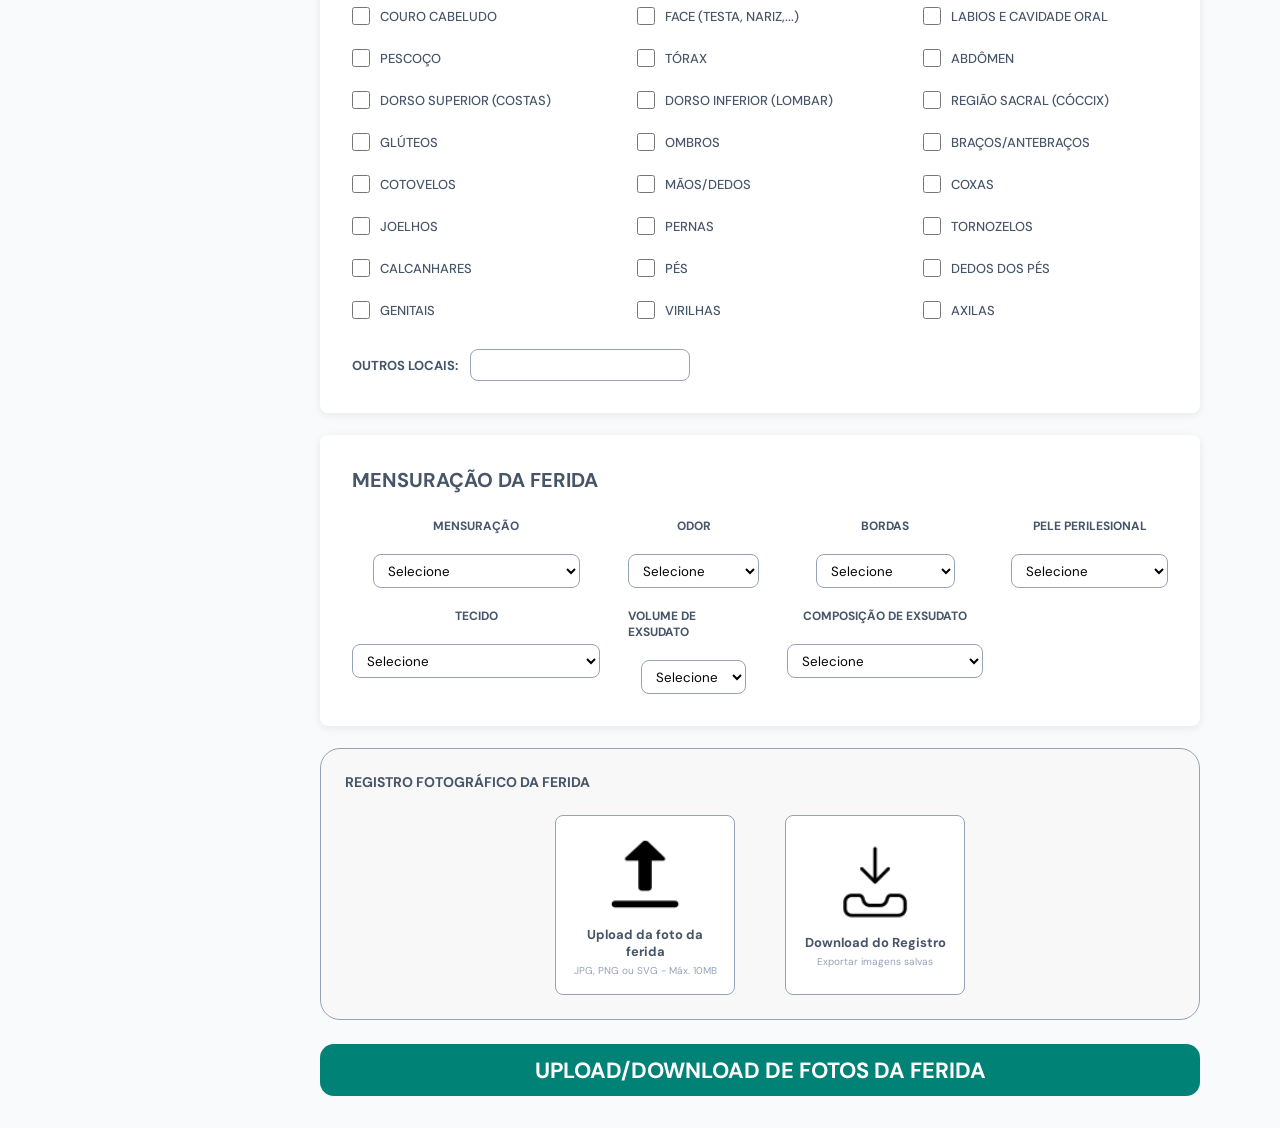
<file: paciente.html>
<!DOCTYPE html>
<html lang="pt-BR" class="pagina-formulario-paciente">
<head>
  <meta charset="UTF-8" />
  <meta name="viewport" content="width=device-width, initial-scale=1.0" />
  <title>Cicatriza+ | Formulário do Paciente</title>
  <link rel="stylesheet" href="style.css" />
  <link rel="stylesheet" href="mobile.css" />
  <link href="https://fonts.googleapis.com/css2?family=DM+Sans:ital,opsz,wght@0,9..40,300;0,9..40,400;0,9..40,500;0,9..40,600;1,9..40,400&family=DM+Serif+Display&display=swap" rel="stylesheet" />
</head>
<body>
<button class="hamburger" aria-label="Menu"><span></span><span></span><span></span></button>
<div class="sidebar-overlay"></div>

    <div class="layout">

        <!-- MENU LATERAL -->
        <nav class="barra-lateral">

            <div class="logo-box">
                <img src="img/Logo.svg" class="img-logo">
            </div>

            <div class="profissional">

                <div class="profissional-icon">
                    <img src="img/icone_branco.png" alt="Usuário">
                </div>

                <h3>Maria Silva</h3>
                <p>Enfermeira COREN(DF)</p>

            </div>

            <ul class="menu">

                <li>
                    <a href="paginainicial.html">
                        <img src="img/Icon_AreaTrabalho.svg" alt="">
                        <span>Área de trabalho</span>
                    </a>
                </li>

                <li>
                    <a href="cadastropaciente.html">
                        <img src="img/Icon_CadastrarPaciente.svg" alt="">
                        <span>Cadastrar paciente</span>
                    </a>
                </li>

                <li>
                    <a href="painelpaciente.html">
                        <img src="img/Icon_MeusPacientes.svg" alt="">
                        <span>Meus pacientes</span>
                    </a>
                </li>

            </ul>

            <div class="sidebar-footer">

                <a href="configuracoes.html" class="menu-btn">
                    <img src="img/Icon_Config.svg" alt="">
                    <span>Configurações</span>
                </a>

                <a href="login.html" class="menu-btn">
                    <img src="img/Icon_Sair.svg" alt="">
                    <span>Sair da conta</span>
                </a>

            </div>

        </nav>

<!--CONTEÚDO-->

<main class="content">

    <section class="page-header">

        <div class="header-card">

            <img src="img/User.png" alt="Paciente">

            <div class="header-info">
                <h1>FORMULÁRIO DO PACIENTE</h1>
                <p>
                    Registre um novo paciente e inicie
                    o acompanhamento de feridas
                </p>
            </div>


        </div>

    </section>

    <!-- HPP E COMORBIDADES -->

    <section class="form-card">

        <h2>HPP E COMORBIDADES</h2>

        <div class="checkbox-grid">

            <label><input type="checkbox"> DM I</label>
            <label><input type="checkbox"> DM II</label>
            <label><input type="checkbox"> HAS</label>

            <label><input type="checkbox"> DESNUTRIÇÃO</label>
            <label><input type="checkbox"> CARDIOPATIA</label>
            <label><input type="checkbox"> NEOPLASIA</label>

            <label><input type="checkbox"> OBESIDADE</label>
            <label><input type="checkbox"> DOENÇA VASCULAR</label>
            <label><input type="checkbox"> HIV/SIDA</label>

            <label><input type="checkbox"> INSUFICIÊNCIA RENAL</label>
            <label><input type="checkbox"> INSUFICIÊNCIA HEPÁTICA</label>
            <label><input type="checkbox"> DPOC</label>

            <label><input type="checkbox"> DOENÇA HEMATOLÓGICA</label>
            <label><input type="checkbox"> DOENÇA NEUROLÓGICA</label>
            <label><input type="checkbox"> DEMÊNCIA SENIL</label>

            <label><input type="checkbox"> TUBERCULOSE</label>
            <label><input type="checkbox"> HANSENÍASE</label>
            <label><input type="checkbox"> DOENÇA AUTOIMUNE</label>

        </div>

        <div class="field-inline">

            <label>OUTROS:</label>
            <input type="text">

        </div>

    </section>

    <!-- PERFIL E ESTILO DE VIDA -->

    <section class="form-card">

        <h2>PERFIL E ESTILO DE VIDA</h2>

        <div class="checkbox-grid lifestyle">

            <label><input type="checkbox"> TABAGISMO</label>

            <label><input type="checkbox"> ETILISMO</label>

            <label><input type="checkbox"> DROGAS ILÍCITAS</label>

            <label><input type="checkbox"> SEDENTARISMO</label>

        </div>

        <div class="field-inline">

            <label>ALERGIAS:</label>
            <input type="text">

        </div>

    </section>

     <!-- CONDIÇÕES DE HIGIENE -->

    <section class="form-card">

        <h2>CONDIÇÕES DE HIGIENE</h2>

        <div class="higiene-grid">

            <div class="left-column">

                <div class="field">
                    <label for="condicao-higiene">CONDIÇÃO DE HIGIENE</label>
                    <select id="condicao-higiene" name="condicao-higiene">
                        <option value="" selected disabled>Selecione</option>
                        <option value="boa">Boa</option>
                        <option value="razoavel">Razoável</option>
                        <option value="precario">Precária</option>
                    </select>
                </div>

                <div class="field">
                    <label for="numero-refeicoes">NÚMERO DE REFEIÇÕES</label>
                    <input id="numero-refeicoes" type="number" min="0" max="6" placeholder="0">
                </div>

                <div class="field">
                    <label for="hidratação-oral">HIDRATAÇÃO ORAL</label>
                    <select id="hidratação-oral" name="hidracao-oral">
                        <option value="" selected disabled>Selecione</option>
                        <option value="hidratado">Hidratado(a)</option>
                        <option value="desidratado-leve">Desidratado(a) leve</option>
                        <option value="desidratado-moderado">Desidratado(a) moderado</option>
                        <option value="desidratado-grave">Desidratado(a) grave</option>
                    </select>
                </div>

            </div>

            <div class="right-column">

                <div class="field">
                    <label>SONO/REPOUSO</label>
                    <input type="text">
                </div>

                <div class="field">
                    <label>ELIMINAÇÕES VESICAIS</label>
                    <select id="eliminacoes-vesicais" name="eliminacoes-vesicais">
                        <option value="" selected disabled>Selecione</option>
                        <option value="presente">Presente</option>
                        <option value="ausente">Ausente</option>
                    </select>
                </div>

                <div class="field">
                    <label>ELIMINAÇÕES INTESTINAIS</label>
                    <select id="eliminacoes-intestinais" name="eliminacoes-intestinais">
                        <option value="" selected disabled>Selecione</option>
                        <option value="presente">Presente</option>
                        <option value="ausente">Ausente</option>
                    </select>
                </div>

            </div>

        </div>

    </section>

    <!-- MEDICAMENTOS -->

    <section class="form-card">

        <h2>MEDICAMENTOS EM USO</h2>

        <div class="medicamentos-grid">

            <label><input type="checkbox"> HIPOGLICEMIANTES ORAIS</label>
            <label><input type="checkbox"> ANTI-HIPERTENSIVOS</label>

            <label><input type="checkbox"> QUIMIOTERÁPICOS</label>
            <label><input type="checkbox"> DROGAS VASOATIVAS</label>

            <label><input type="checkbox"> CORTICOIDES</label>
            <label><input type="checkbox"> ANTIRRETROVIRAL</label>

            <label><input type="checkbox"> INSULINA UI/DIA:</label>
            <label><input type="checkbox"> SUPLEMENTO VITAMÍNICO</label>

            <label><input type="checkbox"> AINES</label>
            <label><input type="checkbox"> ANTICOAGULANTES</label>

        </div>

    </section>

    <!-- EXAME FÍSICO -->

    <section class="form-card">

        <h2>EXAME FÍSICO</h2>

        <div class="exam-grid">

            <div class="field">
                <label>PA (mmHg)</label>
                <input type="text">
            </div>

            <div class="field">
                <label>TAX (°C)</label>
                <input type="number" step="0.1" id="temp-axilar" name="temp-axilar" min="35" max="45">
            </div>

            <div class="field">
                <label>FC (bpm)</label>
                <input type="number" id="batimento-minuto" name="batimento-minuto" min="30" max="250">
            </div>

            <div class="field">
                <label>FR (mrm)</label>
                <input type="number" id="mov-respiratorio-minuto" name="mov-respiratorio-minuto" min="5" max="30">
            </div>

            <div class="field">
                <label>ITB </label>
                <input type="number" step="0.1" id="tornozelo-braquial" name="tornozelo-braquial" min="0.5" max="1.5">
            </div>

            <div class="field">
                <label>PESO (Kg)</label>
                <input type="number" step="0.1" id="peso" name="peso" min="30" max="150">
            </div>

            <div class="field">
                <label>ALTURA (m)</label>
                <input type="number" step="0.01" id="altura" name="altura" min="1.2" max="2.3">
            </div>

            <div class="field">
                <label>IMC</label>
                <input type="number" step="0.1" id="imc" name="imc" min="15" max="40">
            </div>

        </div>

    </section>


     <section class="form-card">

        <!-- NUTRIÇÃO -->

            <h2>AVALIAÇÃO NUTRICIONAL</h2>

            <div class="exam-grid">

                <div class="field">
                    <label>NUTRIÇÃO</label>
                    <select id="nutricao" name="nutricao">
                        <option value="" selected disabled>Selecione</option>
                        <option value="nutrido">Nutrido</option>
                        <option value="emagrecido">Emagrecido</option>
                        <option value="obeso">Obeso</option>
                        <option value="caquetico">Caquético</option>
                    </select>
                </div>


                <div class="field">
                    <label>ALIMENTAÇÃO</label>
                    <select id="alimentacao" name="alimentacao">
                        <option value="" selected disabled>Selecione</option>
                        <option value="oral">Oral</option>
                        <option value="sng/sne">SNG/SNE</option>
                        <option value="gastrostomia">Gastrostomia</option>
                        <option value="jejunostomia">Jejunostomia</option>
                    </select>
                </div>


                <div class="field">
                    <label>HIDRATADO</label>
                    <select id="hidratado" name="hidratado">
                        <option value="" selected disabled>Selecione</option>
                        <option value="hidratado">Hidratado</option>
                        <option value="desidratado">Desidratado</option>
                        <option value="xerodermia">Xerodermia</option>
                    </select>
                </div>


                <div class="field">
                    <label>NÍVEL DE ORIENTAÇÃO</label>
                    <select id="orientacao" name="orientacao">
                        <option value="" selected disabled>Selecione</option>
                        <option value="orientado">Orientado</option>
                        <option value="desorientado">Desorientado</option>
                        <option value="confuso">Confuso</option>
                        <option value="torporoso">Torporoso</option>
                    </select>
                </div>


                <div class="field">
                    <label>FORÇA MOTORA</label>
                    <select id="forca-motora" name="forca-motora">
                        <option value="" selected disabled>Selecione</option>
                        <option value="preservada">Preservada</option>
                        <option value="diminuida">Diminuída</option>
                        <option value="parestesia">Parestesia</option>
                        <option value="plegia">Plegia</option>
                        <option value="paralisia">Paralisia</option>
                    </select>
                </div>

                <div class="field">
                    <label>LIMITAÇÃO FÍSICA</label>
                    <select id="limitacao-fisica" name="limitacao-fisica">
                        <option value="" selected disabled>Selecione</option>
                        <option value="claudicacao">Claudicação</option>
                        <option value="acamado">Acamado</option>
                        <option value="paraplegico">Paraplégico</option>
                        <option value="amputacao">Amputação</option>
                    </select>
                </div>

                <div class="field">
                    <label>DOR</label>
                    <select id="dor" name="dor">
                        <option value="" selected disabled>Selecione</option>
                        <option value="expressao-facial-dor">Expressão facial de dor</option>
                        <option value="relato-verbal-dor">Relato verbal de dor</option>
                        <option value="dor-estimulo-tatil">Dor à estimulo tátil</option>
                    </select>
                </div>

                <div class="field">
                    <label>PERFUSÃO PERIFÉRICA</label>
                    <select id="perfusao-periferica" name="perfusao-periferica">
                        <option value="" selected disabled>Selecione</option>
                        <option value="presercada">Preservada</option>
                        <option value="diminuida">Diminuída</option>
                        <option value="edema">Edema</option>
                        <option value="varizes">Varizes</option>
                    </select>
                </div>

                <div class="field">
                    <label>PULSO PEDIOSO</label>
                    <select id="pulso-pedioso" name="pulso-pedioso">
                        <option value="" selected disabled>Selecione</option>
                        <option value="cheio">Cheio</option>
                        <option value="filiforme">Filiforme</option>
                        <option value="arritmico">Arrítmico</option>
                        <option value="ausente">ausente</option>
                    </select>
                </div>

                <div class="field">
                    <label>PULSO TIBIAL</label>
                    <select id="pulso-tibial" name="pulso-tibial">
                        <option value="" selected disabled>Selecione</option>
                        <option value="cheio">Cheio</option>
                        <option value="filiforme">Filiforme</option>
                        <option value="arritmico">Arrítmico</option>
                        <option value="ausente">ausente</option>
                    </select>
                </div>

                <div class="field">
                    <label>REALIZOU DOPPLER</label>
                    <select id="doppler" name="doppler">
                        <option value="" selected disabled>Selecione</option>
                        <option value="sim">Sim</option>
                        <option value="nao">Não</option>
                    </select>
                </div>

            </div>

            <div class="exam-fields nutricao-exam-fields">

                <div class="field">
                    <label>DATA DO EXAME</label>
                    <input type="date" placeholder="">
                </div>

                <div class="field"> 
                    <label>RESULTADO</label>
                    <input type="date" placeholder="">
                </div>

            </div>

        </section>

    <!-- EXAMES LABORATORIAIS -->

    <section class="form-card">

        <h2>EXAMES LABORATORIAIS</h2>

        <div class="exam-grid">

            <div class="field">
                <label>HEMOGLOBINA GLICADA (%)</label>
                <input type="number" id="hemoglobina-glicada" name="hemoglobina-glicada" min="2" max="10">
            </div>

            <div class="field">
                <label>GLICEMIA (mg/dL)</label>
                <input type="number" id="glicemia" name="glicemia" min="40" max="600">
            </div>

            <div class="field">
                <label>HEMOGLOBINA (g/dL)</label>
                <input type="number" id="hemoglobina" name="hemoglobina" min="5" max="25">
            </div>

            <div class="field">
                <label>ALBUMINA (g/dL)</label>
                <input type="number" id="albumina" name="albumina" min="1" max="10">
            </div>

            <div class="field">
                <label>CREATININA (mg/dL)</label>
                <input type="number" step="0.1" id="creatinina" name="creatinina" min="0.1" max="2.0">
            </div>

            <div class="field">
                <label>FERRITINA (ng/mL)</label>
                <input type="number" id="ferritina" name="ferritina" min="1" max="600">
            </div>

            <div class="field">
                <label>DOSAGEM B12 (pg/mL)</label>
                <input type="number" id="b12" name="vb12" min="50" max="1000">
            </div>

            <div class="field">
                <label>FERRO SÉRICO (microg/dL)</label>
                <input type="number" id="ferro-serico" name="ferro-serico" min="20" max="300">
            </div>

            <div class="field">
                <label>LEUCÓCITOS (cel)</label>
                <input type="number" id="leucocitos" name="leucocitos" min="1000" max="50000">
            </div>

            <div class="field">
                <label>HEMATÓCRITO (%)</label>
                <input type="number" id="hematocrito" name="hematocrito" min="10" max="1000">
            </div>

            <div class="field">
                <label>OUTROS</label>
                <input type="text">
            </div>

        </div>

    </section>

    <!-- HISTÓRICO DA LESÃO -->

    <section class="form-card">

        <h2>HISTÓRICO DA LESÃO / EVOLUÇÃO</h2>
        <div class="exam-grid">

            <div class="field">
                <label>TIPO</label>
                <select id="tipo" name="tipo">
                    <option value="" selected disabled>Selecione</option>
                    <option value="primeira-vez">Primeira Vez</option>
                    <option value="aguda">Aguda</option>
                    <option value="recidiva">Recidiva</option>
                    <option value="cronica">Crônica</option>
                </select>
            </div>

            <div class="field">
                <label>Nº DE LESÕES</label>
                <input type="number" id="numero-lesoes" name="numero-lesoes" min="1" max="10">
            </div>

            <div class="field">
                <label>ETIOLOGIA</label>
                <select id="etiologia" name="etiologia">
                    <option value="" selected disabled>Selecione</option>
                    <option value="traumatica">Traumática</option>
                    <option value="arterial">Arterial</option>
                    <option value="lpp">LPP</option>
                    <option value="queimadura">Queimadura</option>
                    <option value="cirurgica">Cirúrgica</option>
                    <option value="mista">Mista</option>
                    <option value="fissura-profunda">Fissura profunda </option>
                    <option value="oncologica">Oncológica</option>
                    <option value="venosa">Venosa</option>
                    <option value="pe-diabetico">Pé diabético</option>
                    <option value="ulcera-kennedy">Úlcera de Kennedy</option>
                    <option value="neuropatica">Neuropática</option>
                    <option value="erisipela">Erisipela</option>
                    <option value="linfagite">Linfagite</option>
                    <option value="vasculite">Vasculite</option>
                    <option value="autoimune">Autoimune</option>
                </select>
            </div>

            <div class="field">
                <label>OUTROS</label>
                <input type="text">
            </div>

        </div>
    </section>

    <!-- LOCALIZAÇÃO -->

    <section class="form-card">

        <h2>LOCALIZAÇÃO DA(S) FERIDA(S)</h2>

        <div class="checkbox-grid">

            <label><input type="checkbox"> COURO CABELUDO</label>
            <label><input type="checkbox"> FACE (TESTA, NARIZ,...)</label>
            <label><input type="checkbox"> LABIOS E CAVIDADE ORAL</label>

            <label><input type="checkbox"> PESCOÇO</label>
            <label><input type="checkbox"> TÓRAX</label>
            <label><input type="checkbox"> ABDÔMEN</label>

            <label><input type="checkbox"> DORSO SUPERIOR (COSTAS)</label>
            <label><input type="checkbox"> DORSO INFERIOR (LOMBAR)</label>
            <label><input type="checkbox"> REGIÃO SACRAL (CÓCCIX)</label>

            <label><input type="checkbox"> GLÚTEOS</label>
            <label><input type="checkbox"> OMBROS</label>
            <label><input type="checkbox"> BRAÇOS/ANTEBRAÇOS</label>

            <label><input type="checkbox"> COTOVELOS</label>
            <label><input type="checkbox"> MÃOS/DEDOS</label>
            <label><input type="checkbox"> COXAS</label>

            <label><input type="checkbox"> JOELHOS</label>
            <label><input type="checkbox"> PERNAS</label>
            <label><input type="checkbox"> TORNOZELOS</label>

            <label><input type="checkbox"> CALCANHARES</label>
            <label><input type="checkbox"> PÉS</label>
            <label><input type="checkbox"> DEDOS DOS PÉS</label>

            <label><input type="checkbox"> GENITAIS</label>
            <label><input type="checkbox"> VIRILHAS</label>
            <label><input type="checkbox"> AXILAS</label>

        </div>

        <div class="field-inline">

            <label>OUTROS LOCAIS:</label>
            <input type="text">

        </div>

        </section>

        <!-- FUTURAMENTE INSERIR FIGURA PARA MARCAR LOCAL DA FERIDA
    <section class="form-card">

        <h2>LOCALIZAÇÃO</h2>

        <div class="body-map">

            <img src="img/corporal.png" alt="Mapa corporal">

        </div>

    </section>
        -->

    <section class="form-card">
        <h2>MENSURAÇÃO DA FERIDA</h2>

        <div class="exam-grid mensuracao-ferida">

            <div class="field">
                <label for="mensuracao">MENSURAÇÃO</label>
                <select id="mensuracao" name="mensuracao">
                    <option value="" selected disabled>Selecione</option>
                    <option value="ferida-plana">Ferida Plana</option>
                    <option value="ferida-cavitaria-superficial">Ferida Cavitária Superficial</option>
                    <option value="ferida-cavitaria-profunda">Ferida Cavitária Profunda</option>
                </select>
            </div>

            <div class="field">
                <label>ODOR</label>
                <select id="odor" name="odor">
                    <option value="" selected disabled>Selecione</option>
                    <option value="ausente">Ausente</option>
                    <option value="caracteristico">Característico</option>
                    <option value="fetido">Fétido</option>
                    <option value="putrido">Pútrido</option>
                </select>
            </div>

            <div class="field">
                <label>BORDAS</label>
                <select id="bordas" name="bordas">
                    <option value="" selected disabled>Selecione</option>
                    <option value="indistinta">Indistinta</option>
                    <option value="aderida">Aderida</option>
                    <option value="descolada">Descolada</option>
                    <option value="desnivelada">Desnivelada</option>
                    <option value="fibrotica">Fibrótica</option>
                    <option value="epibolia">Epibolia</option>
                    <option value="hiperqueratose">Hiperqueratose</option>
                    <option value="macerada">Macerada</option>
                </select>
            </div>

            <div class="field">
                <label>PELE PERILESIONAL</label>
                <select id="pele-perilesional" name="pele-perilesional">
                    <option value="" selected disabled>Selecione</option>
                    <option value="edema">Edema</option>
                    <option value="hiperemia">Hiperemia</option>
                    <option value="calor">Calor</option>
                    <option value="endurecimento">Endurecimento</option>
                    <option value="flutuacao">Flutuação</option>
                    <option value="crepitacao">Crepitação</option>
                    <option value="descamacao">Descamação</option>
                    <option value="eczema-estase">Eczema de Estase</option>
                </select>
            </div>

            <div class="field">
                <label for="tecido">TECIDO</label>
                <select id="tecido" name="tecido">
                    <option value="" selected disabled>Selecione</option>
                    <option value="granulacao">Granulação</option>
                    <option value="epitelizacao">Epitelização</option>
                    <option value="fibirnoso">Fibrinoso</option>
                    <option value="hipergranulacao">Hipergranulação</option>
                    <option value="necrose-coagulacao">Necrose de Coagulação</option>
                    <option value="necrose-liquefacao">Necrose de Liquefação/Esfacelo</option>
                </select>
            </div>

            <div class="field">
                <label for="vol-exsudato">VOLUME DE EXSUDATO</label>
                <select id="vol-exsudato" name="vol-exsudato">
                    <option value="" selected disabled>Selecione</option>
                    <option value="ausente">Ausente</option>
                    <option value="baixo">Baixo</option>
                    <option value="moderado">Moderado</option>
                    <option value="alto">Alto</option>
                </select>
            </div>

            <div class="field">
                <label for="comp-exsudato">COMPOSIÇÃO DE EXSUDATO</label>
                <select id="comp-exsudato" name="comp-exsudato">
                    <option value="" selected disabled>Selecione</option>
                    <option value="seroso">Seroso</option>
                    <option value="sero-hematico">Sero-Hemático</option>
                    <option value="fibrinoso">Fibrinoso</option>
                    <option value="sanguinolento">Hemático/Sanguinolento</option>
                    <option value="seropurulento">Seropurulento</option>
                    <option value="pio-hematico">Pio-Hemático</option>
                    <option value="purulento">Purulento</option>
                </select>
            </div>

        </div>

    </section>


    <section class="photo-card">

        <h2>Registro Fotográfico da Ferida</h2>

        <div class="photo-actions">

            <label class="photo-box">
                <img src="img/Icons_Upload.png" alt="Upload da foto">
                <span>Upload da foto da ferida</span>
                <small>JPG, PNG ou SVG - Máx. 10MB</small>
            </label>

            <a href="#" class="photo-box">
                <img src="img/Icons_Dowload.png" alt="Download do registro">
                <span>Download do Registro</span>
                <small>Exportar imagens salvas</small>
            </a>

        </div>

    </section>

    <div class="action-area">
        <button type="button" onclick="window.location.href='formularioavaliacao1.html'">
            Upload/Download de Fotos da Ferida
        </button>
    </div>

</main>

</div>


    </section>

</main>

<script>
(function(){
  var b = document.querySelector('.hamburger');
  var s = document.querySelector('.barra-lateral');
  var o = document.querySelector('.sidebar-overlay');
  if(!b||!s||!o) return;
  function t(){ s.classList.toggle('open'); o.classList.toggle('active'); }
  b.addEventListener('click', t);
  o.addEventListener('click', t);
})();
</script>
</html>
</file>
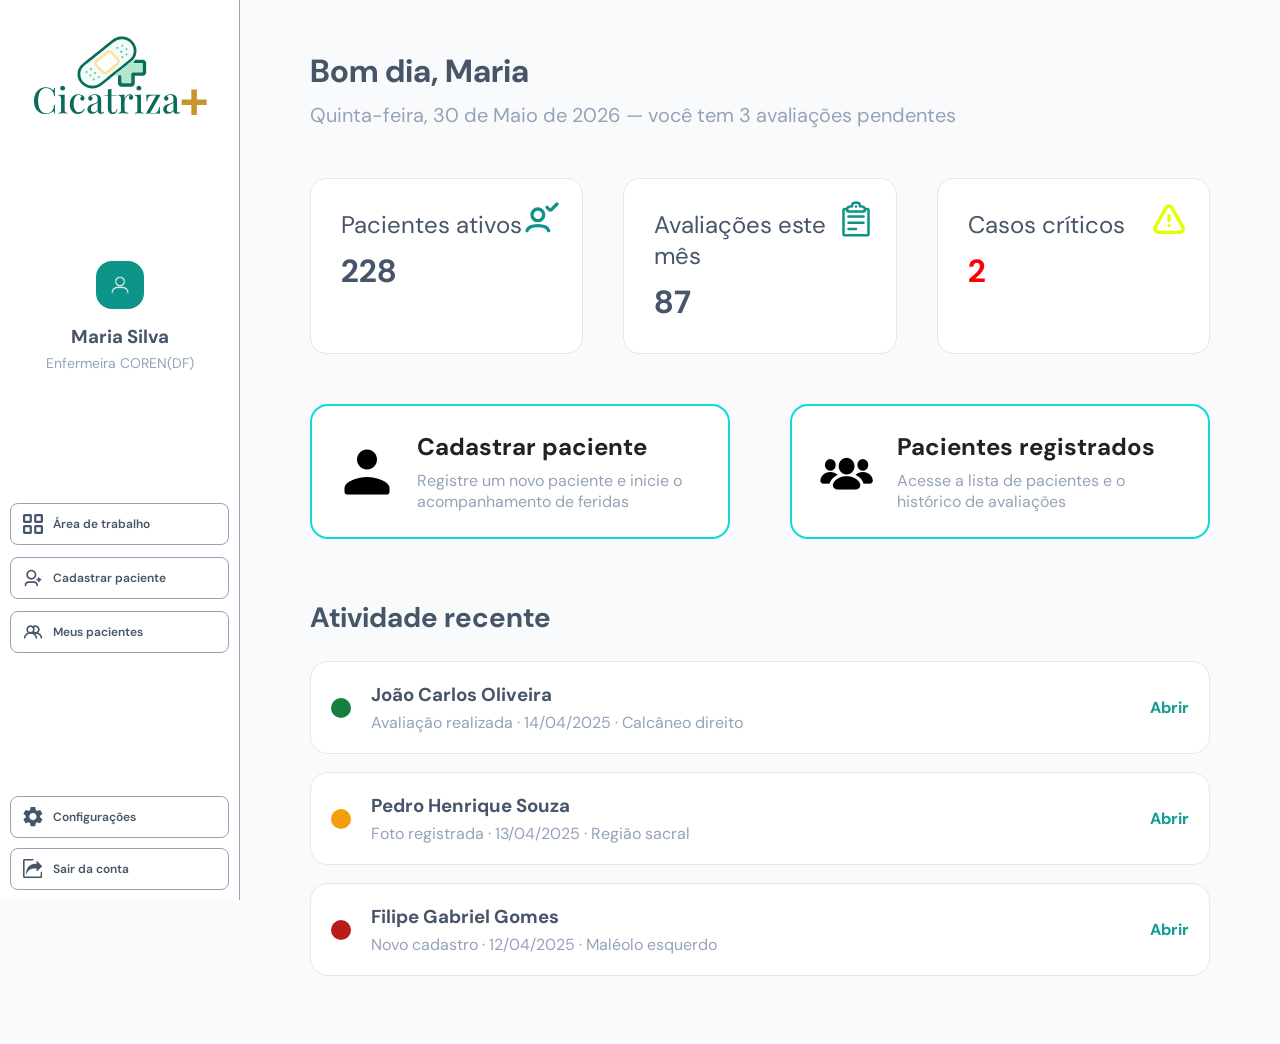
<file: paginainicial.html>
﻿
<!DOCTYPE html>
<html lang="pt-BR" class="pagina-inicial">
<head>
    <meta charset="UTF-8">
    <meta name="viewport" content="width=device-width, initial-scale=1.0">
    <title>Cicatriza+</title>
    <link rel="stylesheet" href="style.css">
    <link rel="stylesheet" href="mobile.css">
    <link rel="preconnect" href="https://googleapis.com">
    <link rel="preconnect" href="https://gstatic.com" crossorigin>
    <link href="https://fonts.googleapis.com/css2?family=DM+Sans:ital,opsz,wght@0,9..40,100..1000;1,9..40,100..1000&family=Inter:ital,opsz,wght@0,14..32,100..900;1,14..32,100..900&display=swap" rel="stylesheet">
</head>
<body>
<button class="hamburger" aria-label="Menu"><span></span><span></span><span></span></button>
<div class="sidebar-overlay"></div>

    <div class="layout">

        <!-- MENU LATERAL -->
        <nav class="barra-lateral">

            <div class="logo-box">
                <img src="img/Logo.svg" class="img-logo">
            </div>

            <div class="profissional">

                <div class="profissional-icon">
                    <img src="img/icone_branco.png" alt="Usuário">
                </div>

                <h3>Maria Silva</h3>
                <p>Enfermeira COREN(DF)</p>

            </div>

            <ul class="menu">

                <li>
                    <a href="#">
                        <img src="img/Icon_AreaTrabalho.svg" alt="">
                        <span>Área de trabalho</span>
                    </a>
                </li>

                <li>
                    <a href="cadastropaciente.html">
                        <img src="img/Icon_CadastrarPaciente.svg" alt="">
                        <span>Cadastrar paciente</span>
                    </a>
                </li>

                <li>
                    <a href="painelpaciente.html">
                        <img src="img/Icon_MeusPacientes.svg" alt="">
                        <span>Meus pacientes</span>
                    </a>
                </li>

            </ul>

            <div class="sidebar-footer">

                <a href="configuracoes.html" class="menu-btn">
                    <img src="img/Icon_Config.svg" alt="">
                    <span>Configurações</span>
                </a>

                <a href="login.html" class="menu-btn">
                    <img src="img/Icon_Sair.svg" alt="">
                    <span>Sair da conta</span>
                </a>

            </div>

        </nav>

        <!-- CONTEÚDO -->
        <main class="content">

            <section class="welcome">

                <h1>Bom dia, Maria</h1>

                <p>
                    Quinta-feira, 30 de Maio de 2026 —
                    você tem 3 avaliações pendentes
                </p>

            </section>

            <!-- CARDS -->
<section class="stats">

    <div class="stat-card">
        <img src="img/user-check-svgrepo-com.svg" class="stat-icon" alt="">
        <span>Pacientes ativos</span>
        <strong>228</strong>
    </div>

    <div class="stat-card">
        <img src="img/clipboard-list-todo-svgrepo-com.svg" class="stat-icon" alt="">
        <span>Avaliações este mês</span>
        <strong>87</strong>
    </div>

    <div class="stat-card">
        <img src="img/alert-triangle-svgrepo-com.svg" class="stat-icon" alt="">
        <span>Casos críticos</span>
        <strong class="danger">2</strong>
    </div>

</section>
           
            <section class="actions">

                <a href="cadastropaciente.html" class="action-card">

                    <img src="img/User.png" alt="">

                    <div>
                        <h2>Cadastrar paciente</h2>
                        <p>
                            Registre um novo paciente e inicie
                            o acompanhamento de feridas
                        </p>
                    </div>


                </a>

                <a href="painelpaciente.html" class="action-card">

                    <img src="img/Users.png" alt="">

                    <div>
                        <h2>Pacientes registrados</h2>
                        <p>
                            Acesse a lista de pacientes e
                            o histórico de avaliações
                        </p>
                    </div>

                
                </a>

            </section>

           
            <section class="activity">

                <h2>Atividade recente</h2>

                <article class="activity-card">

                    <img src="img/Bola Verde.svg" alt="">

                    <div class="activity-info">
                        <h3>João Carlos Oliveira</h3>
                        <p>Avaliação realizada · 14/04/2025 · Calcâneo direito</p>
                    </div>

                    <a href="painelpaciente.html">Abrir</a>

                </article>

                <article class="activity-card">

                    <img src="img/Bola Amarela.svg" alt="">

                    <div class="activity-info">
                        <h3>Pedro Henrique Souza</h3>
                        <p>Foto registrada · 13/04/2025 · Região sacral</p>
                    </div>

                    <a href="painelpaciente.html">Abrir</a>

                </article>

                <article class="activity-card">

                    <img src="img/Bola Vermelha.svg" alt="">

                    <div class="activity-info">
                        <h3>Filipe Gabriel Gomes</h3>
                        <p>Novo cadastro · 12/04/2025 · Maléolo esquerdo</p>
                    </div>

                    <a href="painelpaciente.html">Abrir</a>

                </article>

            </section>

        </main>

    </div>



<script>
(function(){
  var b = document.querySelector(".hamburger");
  var s = document.querySelector(".barra-lateral");
  var o = document.querySelector(".sidebar-overlay");
  if(!b||!s||!o) return;
  function t(){ s.classList.toggle("open"); o.classList.toggle("active"); }
  b.addEventListener("click", t);
  o.addEventListener("click", t);
})();
</script>
</html>
</file>
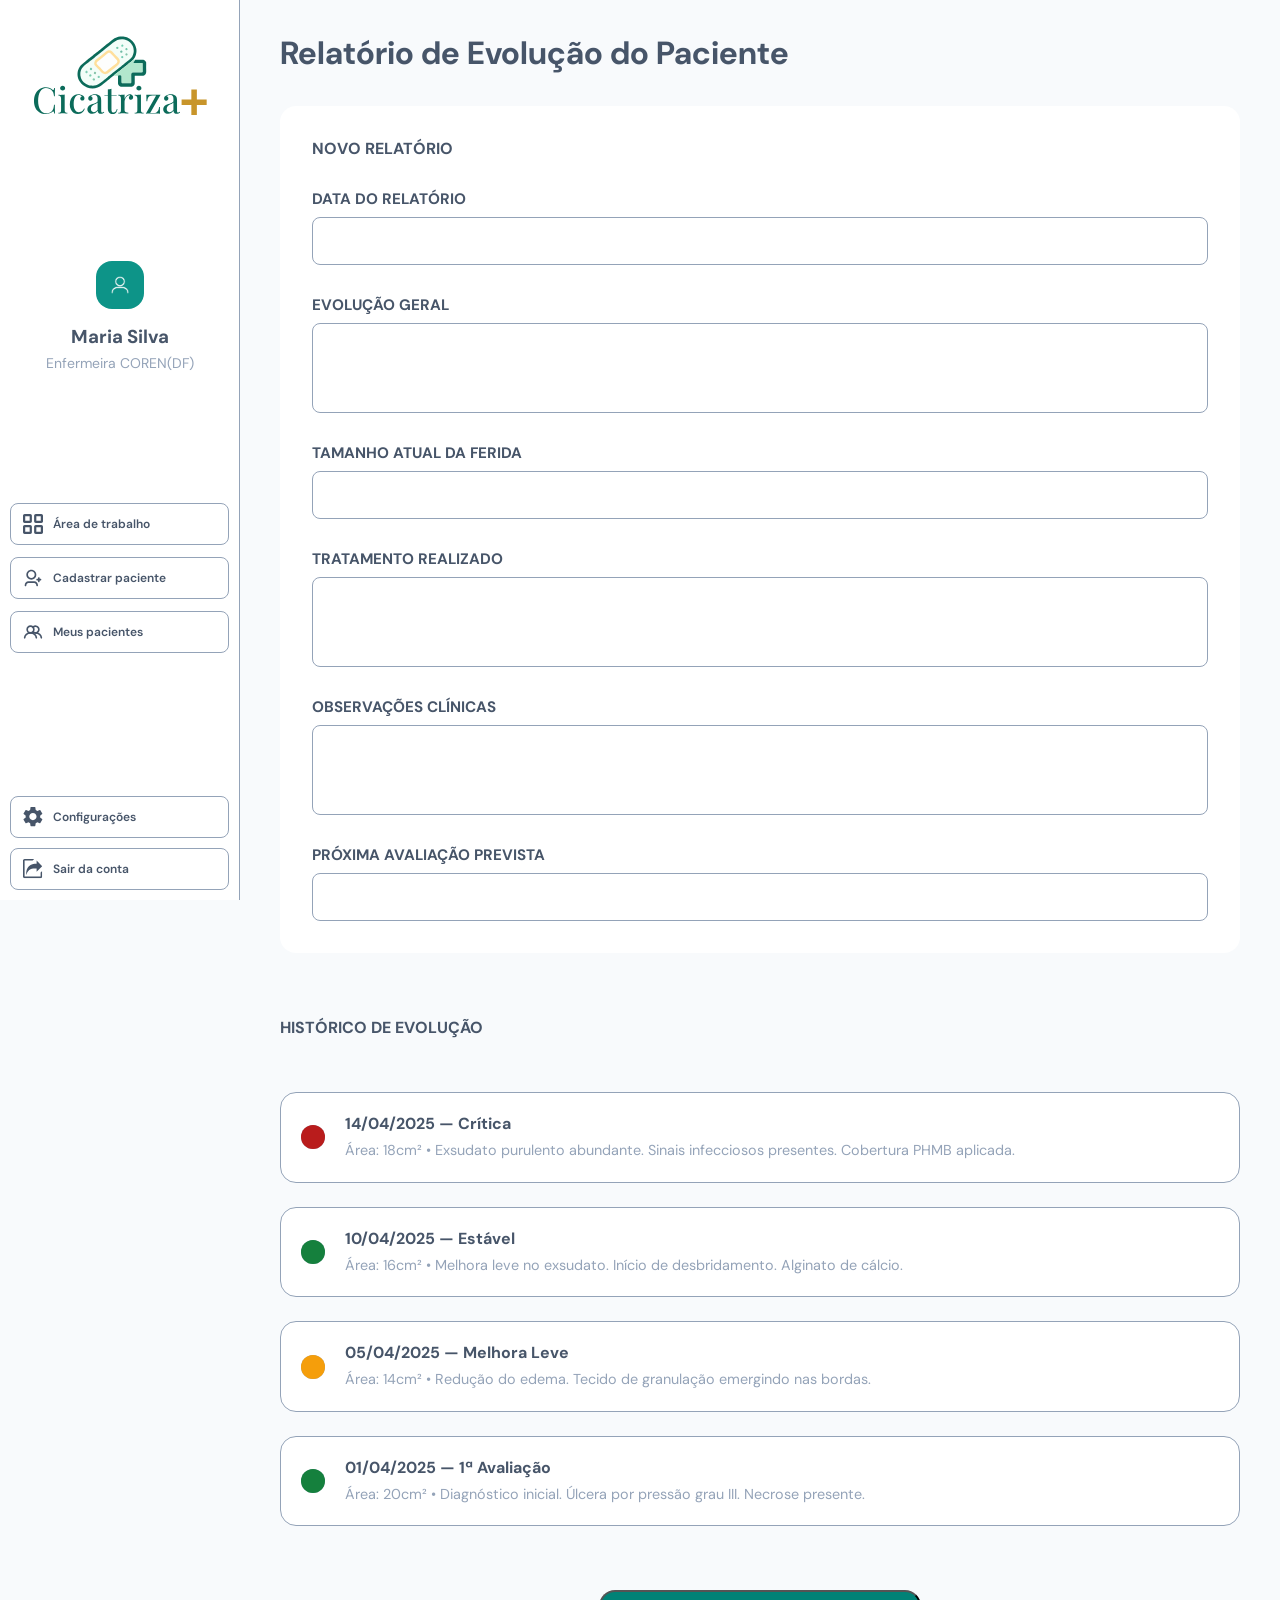
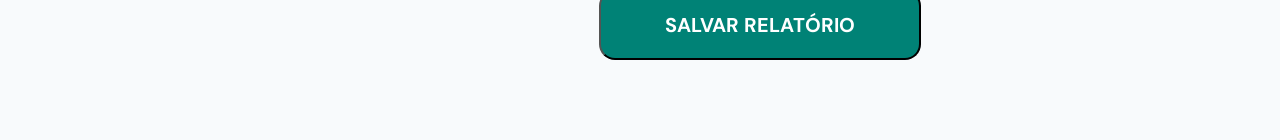
<file: relatoriopaciente.html>
<!DOCTYPE html>
<html lang="pt-BR" class="pagina-relatorio-paciente">
<head>
    <meta charset="UTF-8">
    <meta name="viewport" content="width=device-width, initial-scale=1.0">
    <title>Cicatriza+ - Relatório Pacientes</title>
    <link rel="stylesheet" href="style.css">
    <link rel="stylesheet" href="mobile.css">
    <link rel="preconnect" href="https://googleapis.com">
    <link rel="preconnect" href="https://gstatic.com" crossorigin>
    <link href="https://fonts.googleapis.com/css2?family=DM+Sans:ital,opsz,wght@0,9..40,100..1000;1,9..40,100..1000&family=Inter:ital,opsz,wght@0,14..32,100..900;1,14..32,100..900&display=swap" rel="stylesheet">
</head>
<body>
<button class="hamburger" aria-label="Menu"><span></span><span></span><span></span></button>
<div class="sidebar-overlay"></div>

    <div class="layout">

        <!-- MENU LATERAL -->
        <nav class="barra-lateral">

            <div class="logo-box">
                <img src="img/Logo.svg" class="img-logo">
            </div>

            <div class="profissional">

                <div class="profissional-icon">
                    <img src="img/icone_branco.png" alt="Usuário">
                </div>

                <h3>Maria Silva</h3>
                <p>Enfermeira COREN(DF)</p>

            </div>

            <ul class="menu">

                <li>
                    <a href="paginainicial.html">
                        <img src="img/Icon_AreaTrabalho.svg" alt="">
                        <span>Área de trabalho</span>
                    </a>
                </li>

                <li>
                    <a href="cadastropaciente.html">
                        <img src="img/Icon_CadastrarPaciente.svg" alt="">
                        <span>Cadastrar paciente</span>
                    </a>
                </li>

                <li>
                    <a href="painelpaciente.html">
                        <img src="img/Icon_MeusPacientes.svg" alt="">
                        <span>Meus pacientes</span>
                    </a>
                </li>

            </ul>

            <div class="sidebar-footer">

                <a href="configuracoes.html" class="menu-btn">
                    <img src="img/Icon_Config.svg" alt="">
                    <span>Configurações</span>
                </a>

                <a href="login.html" class="menu-btn">
                    <img src="img/Icon_Sair.svg" alt="">
                    <span>Sair da conta</span>
                </a>

            </div>

        </nav>


    <main class="content">

        <header class="page-header">
            <h1>Relatório de Evolução do Paciente</h1>
        </header>

        <section class="report-card">

            <h2>Novo Relatório</h2>

            <form class="report-form">

                <div class="field">
                    <label>Data do Relatório</label>
                    <input type="text">
                </div>

                <div class="field">
                    <label>Evolução Geral</label>
                    <textarea></textarea>
                </div>

                <div class="field">
                    <label>Tamanho Atual da Ferida</label>
                    <input type="text">
                </div>

                <div class="field">
                    <label>Tratamento Realizado</label>
                    <textarea></textarea>
                </div>

                <div class="field">
                    <label>Observações Clínicas</label>
                    <textarea></textarea>
                </div>

                <div class="field">
                    <label>Próxima Avaliação Prevista</label>
                    <input type="text">
                </div>

            </form>

        </section>

        <section class="history">

            <h2>Histórico de Evolução</h2>

            <article class="history-card">
                <div class="status-image">
                    <img src="img/Bola Vermelha.svg" alt="">
                </div>
                

                <div class="history-content">
                    <h3>14/04/2025 — Crítica</h3>
                    <p>
                        Área: 18cm² • Exsudato purulento abundante.
                        Sinais infecciosos presentes.
                        Cobertura PHMB aplicada.
                    </p>
                </div>
            </article>

            <article class="history-card">
                <div class="status-image">
                    <img src="img/Bola Verde.svg" alt="">
                </div>

                <div class="history-content">
                    <h3>10/04/2025 — Estável</h3>
                    <p>
                        Área: 16cm² • Melhora leve no exsudato.
                        Início de desbridamento.
                        Alginato de cálcio.
                    </p>
                </div>
            </article>

            <article class="history-card">
                <div class="status-image">
                    <img src="img/Bola Amarela.svg" alt="">
                </div>

                <div class="history-content">
                    <h3>05/04/2025 — Melhora Leve</h3>
                    <p>
                        Área: 14cm² • Redução do edema.
                        Tecido de granulação emergindo nas bordas.
                    </p>
                </div>
            </article>

            <article class="history-card">
                <div class="status-image">
                    <img src="img/Bola Verde.svg" alt="">
                </div>

                <div class="history-content">
                    <h3>01/04/2025 — 1ª Avaliação</h3>
                    <p>
                        Área: 20cm² • Diagnóstico inicial.
                        Úlcera por pressão grau III.
                        Necrose presente.
                    </p>
                </div>
            </article>

        </section>

       <div class="action">
    <button type="button" class="btn-save-report"
            onclick="window.location.href='paginainicial.html'">
        SALVAR RELATÓRIO
    </button>
</div>

    </main>



<script>
(function(){
  var b = document.querySelector(".hamburger");
  var s = document.querySelector(".barra-lateral");
  var o = document.querySelector(".sidebar-overlay");
  if(!b||!s||!o) return;
  function t(){ s.classList.toggle("open"); o.classList.toggle("active"); }
  b.addEventListener("click", t);
  o.addEventListener("click", t);
})();
</script>
</html>
</file>
<file: style.css>
/*LANDING PAGE*/

html.pagina-landing-page * {
    margin: 0; /* Remove a margem padrão de todos os elementos */
    padding: 0; /* Remove o preenchimento padrão de todos os elementos */
    box-sizing: border-box; /* Usa box-sizing border-box para dimensionar com mais facilidade */
    font-family: 'DM Sans', 'Inter', sans-serif; /* Define uma fonte limpa e moderna */
}

html.pagina-landing-page {
    scroll-behavior: smooth; /* Habilita rolagem suave para links de âncora */
}

html.pagina-landing-page body {
   background:#fff; /* Define a cor de fundo da página */
    color:var(--text); /* Define a cor do texto usando a variável CSS --text */
}


html.pagina-landing-page {
    --primary:#008276; /* Cor primária para elementos de destaque */
    --secondary:#0D9488; /* Cor secundária para elementos complementares */
    --white:#ffffff; /* Cor branca para fundos e textos claros */
    --text:#ffffff; /* Cor do texto para a página, definida como branca para contraste com o fundo escuro */
    --text:#0D9488;/* Cor do texto para a página, definida como verde escuro para contraste com o fundo claro */
}

html.pagina-landing-page .contato-info > p {
    white-space: normal;
}

html.pagina-landing-page .container-navbar{
    max-width:1200px; /* Define a largura máxima do container para 1200px */
    margin:auto; /* Centraliza o container horizontalmente */
    padding: 20px 10px; /* Adiciona preenchimento interno para espaçamento */
    display:flex; /* Container em flex para posicionar logo e nav */
    flex-wrap:wrap;
    align-items:center; /* Alinha verticalmente */
    justify-content:space-between; /* Logo à esquerda, links à direita */
    gap:20px; /* Adiciona um espaço entre os itens do container */
}

html.pagina-landing-page img {
    width: 150px; /* Define a largura da imagem do logo */
    height: auto;
}

html.pagina-landing-page nav ul {
    display:flex; /* Exibe os itens de navegação em linha usando flexbox */
    flex-wrap:wrap;
    list-style:none; /* Remove os marcadores de lista padrão */
    gap:40px; /* Adiciona um espaço de 40px entre os itens de navegação */
    justify-content:flex-end;
}

html.pagina-landing-page nav li {
    min-width: 120px;
    text-align: center;
}

html.pagina-landing-page nav a{
    text-decoration:none; /* Remove o sublinhado dos links de navegação */
    color:var(--primary); /* Define a cor dos links de navegação usando a variável CSS --primary */
    font-weight:700; /* Define a espessura da fonte dos links de navegação como negrito */
    font-size:15px; /* Define o tamanho da fonte dos links de navegação como 15px */
    justify-content: left; /* Alinha os links de navegação à esquerda */
}

html.pagina-landing-page main{
    background:#008276; /* Define a cor de fundo da seção principal como verde escuro */
    color:#ffffff; /* Define a cor do texto da seção principal como branca para contraste com o fundo escuro */
    padding:0; /* Remove padding */
    min-height:60px; /* Define uma altura mínima para a seção */
}

html.pagina-landing-page .container-main{
    display:flex; /* Container em flex para posicionar imagem e texto lado a lado */
    flex-direction:row; /* Posiciona os itens horizontalmente (imagem à esquerda, texto à direita) */
    align-items:flex-start; /* Alinha os itens ao final (bottom) */
    gap:0; /* Sem espaço entre os itens */
    max-width:100%; /* Usa toda a largura disponível */
    margin:0; /* Sem margem */
    width:100%; /* Usa toda a largura disponível */
    padding: ; /* Sem padding */
    height:500px; /* Usa toda a altura disponível */
}

html.pagina-landing-page .img-landing{
    flex:0 0 50%; /* Define que a imagem ocupe exatamente 50% do espaço */
    width:100%; /* Garante que a imagem use toda a largura alocada */
    max-height:480px; /* Define altura máxima da imagem */
    object-fit:contain; /* Mantém a proporção da imagem */
    align-self:flex-end; /* Alinha a imagem na parte de baixo */
}

html.pagina-landing-page .container-main-text{
    flex:0 0 50%; /* O texto ocupa exatamente 50% do espaço */
    min-width:0; /* Permite que o texto não quebre o layout */
    padding:60px 80px; /* Adiciona padding para o texto */
    display:flex; /* Container flex para centralizar conteúdo */
    flex-direction:column; /* Organiza em coluna */
    justify-content:center; /* Centraliza verticalmente */
    align-items:center; /* Centraliza horizontalmente */
}

html.pagina-landing-page main h1{
    font-size:45px; /* Define o tamanho da fonte do título principal como 50px */
    line-height:1.2; /* Define a altura da linha do título principal para 1.2 para melhorar a legibilidade */
    margin:30px ; /* Adiciona um espaço de 30px abaixo do título principal para separar do parágrafo */
    font-weight:700; /* Define a espessura da fonte do título principal como negrito para maior impacto visual */
    text-align:center; /* Centraliza o texto */
}

html.pagina-landing-page main p{
    font-size: 20px; /* Define o tamanho da fonte do parágrafo para 20px */
    line-height:1.6; /* Define a altura da linha do parágrafo para 1.6 para melhorar a legibilidade */
    font-weight:400; /* Define a espessura da fonte do parágrafo como normal */
    text-align:center; /* Centraliza o texto */
}

html.pagina-landing-page .funcionalidades{
    padding:70px 0; /* Adiciona um preenchimento de 60px na parte superior e inferior da seção de funcionalidades para espaçamento */
} 

html.pagina-landing-page .funcionalidades h2{
    text-align:center; /* Centraliza o título da seção de funcionalidades */
    color:var(--primary); /* Define a cor do título da seção de funcionalidades usando a variável CSS --primary para manter a consistência visual */
    font-size:45px; /* Define o tamanho da fonte do título da seção de funcionalidades como 48px para destaque */
    line-height:1.3; /* Define a altura da linha do título da seção de funcionalidades para 1.3 para melhorar a legibilidade */
    margin-bottom:70px; /* Adiciona um espaço de 70px abaixo do título da seção de funcionalidades para separar dos cards */
    font-weight:700; /* Define a espessura da fonte do título da seção de funcionalidades como negrito para maior impacto visual */
}

html.pagina-landing-page .cards{
    display:grid; /* Define a seção de cards como um grid para organizar os cards em colunas e linhas */
    grid-template-columns:repeat(2,1fr); /* Define o layout do grid para ter 2 colunas de largura igual (1fr cada) para organizar os cards lado a lado */
    gap:50px; /* Adiciona um espaço de 50px entre os cards para evitar que fiquem muito próximos */
    padding: 10px 80px; /* Adiciona um preenchimento de 80px em toda a seção de cards para espaçamento */
}
 html.pagina-landing-page .card{
    border: 2px solid #008276;/* Define a borda do card com 2px de espessura e cor verde escuro para destacar os cards */
    border-radius:16px; /* Adiciona bordas arredondadas aos cards para um visual mais suave e moderno */
    padding:30px; /* Adiciona um preenchimento interno de 20px aos cards para espaçamento entre o conteúdo e as bordas */
    text-align:center; /* Centraliza o texto dentro dos cards para um layout mais equilibrado */
}

 html.pagina-landing-page .card p{
    color: #445569;
     font-weight:700; /* Define a espessura da fonte do título principal como negrito para maior impacto visual */
    

   
}

html.pagina-landing-page .card img{
    width:100%; /* Define a largura da imagem do card para ocupar toda a largura disponível dentro do card para um visual mais impactante */
    height:250px; /* Define a altura da imagem do card para 250px para manter uma proporção consistente entre os cards */
    object-fit:contain; /* Garante que a imagem seja redimensionada para caber dentro do card sem distorção, mantendo suas proporções originais */
}

html.pagina-landing-page .card h3{
    color:var(--primary); /* Define a cor do título do card usando a variável CSS --primary para manter a consistência visual com o restante da página */
    margin-top:15px; /* Adiciona um espaço de 15px acima do título do card para separar da imagem */
    font-size:24px; /* Define o tamanho da fonte do título do card para 24px para destaque, mas menor que os títulos principais para hierarquia visual */
}

html.pagina-landing-page .contato{
    background:var(--primary); /* Define a cor de fundo da seção de contato usando a variável CSS --primary para manter a consistência visual com o restante da página */
    padding:60px 80px; /* Adiciona um preenchimento de 60px na parte superior e inferior, e 80px nas laterais da seção de contato para espaçamento */
}

html.pagina-landing-page .conteudo{
    display:flex; /* Define a seção de conteúdo da seção de contato como um flex container para organizar os elementos em linha */
    gap:60px; /* Adiciona um espaço de 60px entre os elementos dentro da seção de conteúdo para evitar que fiquem muito próximos */
    align-items:stretch; /* Faz ambas as colunas terem a mesma altura */
    padding-right: 60px; /* Adiciona um preenchimento à direita da seção de conteúdo para criar um espaço entre o conteúdo e a borda direita da seção de contato */
}

html.pagina-landing-page .contato-info{
    flex:1; /* Define a seção de informações de contato para ocupar o espaço disponível dentro da seção de conteúdo, permitindo que o formulário de contato ocupe o restante do espaço */
    min-width:0; /* Permite que a coluna encolha dentro do flex container */
    color:white; /* Define a cor do texto da seção de informações de contato como branca para contraste com o fundo verde escuro da seção de contato */
}

html.pagina-landing-page .contato-info h2{
    font-size:42px; /* Define o tamanho da fonte do título da seção de informações de contato para 42px para destaque, mas menor que os títulos principais para hierarquia visual */
    margin-bottom:20px; /* Adiciona um espaço de 20px abaixo do título da seção de informações de contato para separar do parágrafo */
    text-align: center; /* Centraliza o título da seção de informações de contato para um layout mais equilibrado */
}

html.pagina-landing-page .contato-info > p{
    margin-bottom:40px; /* Adiciona um espaço de 40px abaixo do parágrafo principal da seção de informações de contato para separar dos itens de informação de contato */
    line-height:1.6; /* Define a altura da linha do parágrafo principal da seção de informações de contato para 1.6 para melhorar a legibilidade */
    text-align: center; /* Centraliza o parágrafo principal da seção de informações de contato para um layout mais equilibrado */
}

html.pagina-landing-page .info-item{
    display:flex; /* Define cada item de informação de contato como um flex container para organizar os elementos em linha */
    gap:15px; /* Adiciona um espaço de 15px entre os elementos dentro de cada item de informação de contato para evitar que fiquem muito próximos */
    margin-bottom:30px; /* Adiciona um espaço de 30px abaixo de cada item de informação de contato para separar dos próximos itens */
    align-items:flex-start; /* Alinha os itens dentro de cada item de informação de contato ao início do eixo vertical para um layout mais equilibrado */
}
html.pagina-landing-page .info-item a {
    color: inherit;
    text-decoration: none;
}

html.pagina-landing-page .info-item img{
    font-size:26px;
    width: 30px; /* Define o tamanho da fonte do ícone dentro de cada item de informação de contato para 26px para destaque visual */
    height: 30px;
}

html.pagina-landing-page .info-item strong{
    display:block; /* Define o elemento strong como um bloco para que ocupe toda a largura disponível dentro do item de informação de contato, permitindo que o texto fique em uma linha separada do ícone */
    margin-bottom:5px; /* Adiciona um espaço de 5px abaixo do texto em negrito dentro de cada item de informação de contato para separar do texto descritivo */
}

html.pagina-landing-page .contato-form{
    flex:1; /* Define o formulário de contato para ocupar o espaço disponível dentro da seção de conteúdo, permitindo que a seção de informações de contato ocupe o restante do espaço */
    min-width:0; /* Permite que a coluna encolha dentro do flex container */
    background:white; /* Define a cor de fundo do formulário de contato como branca para contraste com o fundo verde escuro da seção de contato */
    border-radius:15px; /* Adiciona bordas arredondadas ao formulário de contato para um visual mais suave e moderno */
    padding:35px; /* Adiciona um preenchimento interno de 35px ao formulário de contato para espaçamento entre o conteúdo e as bordas */
}

html.pagina-landing-page .contato-form h2{
    text-align:center; /* Centraliza o título do formulário de contato para um layout mais equilibrado */
    color:var(--primary); /* Define a cor do título do formulário de contato usando a variável CSS --primary para manter a consistência visual com o restante da página */
    margin-bottom:30px; /* Adiciona um espaço de 30px abaixo do título do formulário de contato para separar dos campos do formulário */
    font-size:38px; /* Define o tamanho da fonte do título do formulário de contato para 38px para destaque, mas menor que os títulos principais para hierarquia visual */
}

html.pagina-landing-page .row{
    display:flex; /* Define cada linha de campos do formulário de contato como um flex container para organizar os campos em linha */
    gap:20px; /* Adiciona um espaço de 20px entre os campos dentro de cada linha do formulário de contato para evitar que fiquem muito próximos */
}

html.pagina-landing-page .field{
    width:100%; /* Define a largura de cada campo do formulário de contato para 100% do espaço disponível dentro da linha para um layout mais fluido e responsivo */
    margin-bottom:20px; /* Adiciona um espaço de 20px abaixo de cada campo do formulário de contato para separar dos próximos campos ou do botão de envio */
}

html.pagina-landing-page .field label{
    display:block; /* Define o elemento label como um bloco para que ocupe toda a largura disponível dentro do campo do formulário de contato, permitindo que o texto fique em uma linha separada do campo de entrada */
    margin-bottom:8px; /* Adiciona um espaço de 8px abaixo do texto do rótulo dentro de cada campo do formulário de contato para separar do campo de entrada */
    font-size:12px; /* Define o tamanho da fonte do texto do rótulo dentro de cada campo do formulário de contato para 12px para um visual mais discreto e profissional */
    font-weight:700; /* Define a espessura da fonte do texto do rótulo dentro de cada campo do formulário de contato como negrito para maior legibilidade e destaque */
    color:#0D9488; /* Define a cor do texto do rótulo dentro de cada campo do formulário de contato como verde escuro para contraste com o fundo branco do formulário de contato */
}

html.pagina-landing-page .field input,
html.pagina-landing-page .field textarea{
    width:100%; /* Define a largura dos campos de entrada e textarea do formulário de contato para 100% do espaço disponível dentro do campo para um layout mais fluido e responsivo */
    border:1px solid #0D9488; /* Define a borda dos campos de entrada e textarea do formulário de contato com 1px de espessura e cor verde escuro para destaque visual */
    border-radius:10px; /* Adiciona bordas arredondadas aos campos de entrada e textarea do formulário de contato para um visual mais suave e moderno */
    padding:14px; /* Adiciona um preenchimento interno de 14px aos campos de entrada e textarea do formulário de contato para espaçamento entre o conteúdo e as bordas */
    outline:none; /* Remove o contorno padrão do campo quando focado */
}

html.pagina-landing-page .field input::placeholder,
html.pagina-landing-page .field textarea::placeholder {
    color:#0D9488; /* Cor dos textos de placeholder */
    opacity:1; /* Garante que a cor do placeholder seja aplicada corretamente, mesmo em navegadores que aplicam uma opacidade padrão */
}

html.pagina-landing-page .field textarea{
    resize:none; /* Impede que o usuário redimensione a área de texto para manter o layout consistente */
    height:130px; /* Define a altura da área de texto para 130px para garantir que haja espaço suficiente para o usuário digitar uma mensagem mais longa, mantendo um layout equilibrado dentro do formulário de contato */
}

html.pagina-landing-page button{
    width:100%; /* Define a largura do botão de envio do formulário de contato para 100% do espaço disponível dentro do formulário para um layout mais fluido e responsivo */
    border:none; /* Remove a borda padrão do botão para um visual mais limpo e moderno */
    background:var(--primary); /* Define a cor de fundo do botão de envio do formulário de contato usando a variável CSS --primary para manter a consistência visual com o restante da página */
    color:white; /* Define a cor do texto do botão de envio do formulário de contato como branca para contraste com o fundo verde escuro do botão */
    padding:16px; /* Adiciona um preenchimento interno de 16px ao botão de envio do formulário de contato para espaçamento entre o texto e as bordas do botão, tornando-o mais clicável e visualmente equilibrado */
    border-radius:10px; /* Adiciona bordas arredondadas ao botão de envio do formulário de contato para um visual mais suave e moderno */
    cursor:pointer; /* Define o cursor como pointer ao passar o mouse sobre o botão de envio do formulário de contato para indicar que é clicável */
    font-weight:700; /* Define a espessura da fonte do texto do botão de envio do formulário de contato como negrito para maior legibilidade e destaque */
    transition:.3s; /* Adiciona uma transição suave de 0.3 segundos para as propriedades do botão de envio do formulário de contato, permitindo que as mudanças de estilo ocorram de forma suave e visualmente agradável ao interagir com o botão */    
}

html.pagina-landing-page button:hover{
    opacity:.9; /* Reduz a opacidade do botão de envio do formulário de contato para 0.9 ao passar o mouse sobre ele para criar um efeito visual de feedback, indicando que o botão é interativo e respondendo à ação do usuário */
}

html.pagina-landing-page footer{
    text-align:center; /* Centraliza o texto dentro do rodapé para um layout mais equilibrado */
    padding:30px; /* Adiciona um preenchimento interno de 30px ao rodapé para espaçamento entre o conteúdo e as bordas do rodapé, tornando-o mais visualmente equilibrado */
    background:#ffffff; /* Define a cor de fundo do rodapé como branca para contraste com o fundo da página e para manter a consistência visual com o restante da página */
    color:var(--primary); /* Define a cor do texto do rodapé usando a variável CSS --primary para manter a consistência visual com o restante da página */
    font-size:15px; /* Define o tamanho da fonte do texto do rodapé para 15px para destaque, mas menor que os títulos principais para hierarquia visual */
    font-weight:700; /* Define a espessura da fonte do texto do rodapé como negrito para maior legibilidade e destaque */
}


@media (max-width: 480px) {

    html.pagina-landing-page .container-navbar{
        flex-direction:column;
        align-items:center;
        justify-content:center;
        gap:18px;
        padding:18px 16px;
    }

    html.pagina-landing-page nav ul{
        width:100%;
        flex-wrap:wrap;
        justify-content:center;
        gap:14px;
    }

    html.pagina-landing-page nav li{
        min-width: 140px;
    }

    html.pagina-landing-page .container-main{
        flex-direction:column;
        gap:24px;
        padding:0 16px;
        height:auto;
    }

    html.pagina-landing-page .img-landing{
        flex:0 0 100%;
        max-height:320px;
    }

    html.pagina-landing-page .container-main-text{
        padding:40px 16px;
    }

    html.pagina-landing-page main h1{
        font-size:32px;
        margin:20px 0;
    }

    html.pagina-landing-page main p{
        font-size:16px;
    }

    html.pagina-landing-page .funcionalidades h2{
        font-size:28px;
        margin-bottom:40px;
    }

    html.pagina-landing-page .cards{
        grid-template-columns:1fr;
        gap:24px;
        padding:10px 16px;
    }

    html.pagina-landing-page .card{
        padding:24px;
    }

    html.pagina-landing-page .contato{
        padding:40px 16px;
    }

    html.pagina-landing-page .conteudo{
        flex-direction:column;
        gap:30px;
    }

    html.pagina-landing-page .contato-info h2{
        font-size:32px;
        text-align:center;
    }

    html.pagina-landing-page .contato-info > p{
        margin-bottom:30px;
        text-align:center;
    }

    html.pagina-landing-page .contato-form{
        padding:30px 20px;
    }

    html.pagina-landing-page .info-item{
        align-items:center;
    }

    html.pagina-landing-page .info-item img{
        width:28px;
        height:28px;
    }

    html.pagina-landing-page .row{
        flex-direction:column;
    }

    html.pagina-landing-page footer{
        font-size:12px;
        padding:20px;
    }
}

@media (min-width: 481px) and (max-width: 768px) {

    html.pagina-landing-page .container-navbar{
        flex-direction:column;
        align-items:center;
        justify-content:center;
        gap:18px;
        padding:18px 20px;
    }

    html.pagina-landing-page nav ul{
        width:100%;
        flex-wrap:wrap;
        justify-content:center;
        gap:20px;
    }

    html.pagina-landing-page nav li{
        min-width: 150px;
    }

    html.pagina-landing-page .container-main{
        flex-direction:column;
        gap:30px;
        padding:0 20px;
        height:auto;
    }

    html.pagina-landing-page .img-landing{
        flex:0 0 100%;
        max-height:360px;
    }

    html.pagina-landing-page .container-main-text{
        padding:40px 20px;
    }

    html.pagina-landing-page main h1{
        font-size:38px;
        margin:24px 0;
    }

    html.pagina-landing-page main p{
        font-size:18px;
    }

    html.pagina-landing-page .funcionalidades h2{
        font-size:36px;
        margin-bottom:50px;
    }

    html.pagina-landing-page .cards{
        grid-template-columns:repeat(2, minmax(0, 1fr));
        gap:30px;
        padding:10px 20px;
    }

    html.pagina-landing-page .card{
        padding:28px;
    }

    html.pagina-landing-page .contato{
        padding:50px 20px;
    }

    html.pagina-landing-page .conteudo{
        flex-direction:column;
        gap:28px;
    }

    html.pagina-landing-page .contato-info h2{
        font-size:36px;
    }

    html.pagina-landing-page .contato-info > p{
        margin-bottom:30px;
        text-align:left;
    }

    html.pagina-landing-page .contato-form{
        padding:32px 20px;
    }

    html.pagina-landing-page .info-item{
        align-items:flex-start;
    }

    html.pagina-landing-page .row{
        flex-direction:row;
        flex-wrap:wrap;
    }

    html.pagina-landing-page .row .field{
        width:calc(50% - 10px);
    }

    html.pagina-landing-page .field label{
        font-size:12px;
    }

    html.pagina-landing-page footer{
        font-size:13px;
        padding:22px;
    }
}




/* PÁGINA DE LOGIN */

html.pagina-login * {
    margin: 0; /* Remove a margem padrão de todos os elementos */
    padding: 0; /* Remove o preenchimento padrão de todos os elementos */
    box-sizing: border-box; /* Usa box-sizing border-box para dimensionar com mais facilidade */
    font-family: 'DM Sans', 'Inter', sans-serif; /* Define uma fonte limpa e moderna para a página de login */
}

html.pagina-login body {
    background-color: #0d9488; /* Define a cor de fundo da página de login como verde escuro para um visual moderno e profissional */
    display: flex; /* Define o corpo da página de login como um flex container para centralizar o conteúdo vertical e horizontalmente */
    justify-content: center; /* Centraliza o conteúdo horizontalmente dentro do corpo da página de login para um layout mais equilibrado */
    align-items: center; /* Centraliza o conteúdo verticalmente dentro do corpo da página de login para um layout mais equilibrado */
    min-height: 100vh; /* Garante que o corpo da página de login ocupe pelo menos a altura total da janela de visualização para centralizar o conteúdo mesmo em telas maiores */
    padding: 20px; /* Adiciona um preenchimento interno de 20px ao corpo da página de login para espaçamento entre o conteúdo e as bordas da janela, garantindo que o conteúdo não fique colado nas bordas em telas menores */
}

html.pagina-login .login-container {
    background-color: #ffffff; /* Define a cor de fundo do container de login como branca para contraste com o fundo verde escuro da página de login, criando um visual limpo e moderno */
    width: 100%; /* Define a largura do container de login para 100% do espaço disponível dentro do corpo da página de login para um layout mais fluido e responsivo */
    max-width: 420px; /* Define a largura máxima do container de login para 420px para evitar que fique muito largo em telas grandes, mantendo um layout equilibrado */
    padding: 70px 34px; /* Adiciona um preenchimento interno de 40px na parte superior e inferior, e 35px nas laterais do container de login para espaçamento entre o conteúdo e as bordas do container, tornando-o mais visualmente equilibrado */
    border-radius: 20px; /* Adiciona bordas arredondadas ao container de login para um visual mais suave e moderno */
    box-shadow: 0 10px 25px rgba(0, 0, 0, 0.15); /* Adiciona uma sombra ao container de login para criar um efeito de profundidade e destaque visual, tornando-o mais atraente e profissional */
    text-align: center; /* Centraliza o texto dentro do container de login para um layout mais equilibrado e visualmente agradável */
}

html.pagina-login .logo-header {
    margin-bottom: 15px; /* Adiciona um espaço de 30px abaixo do cabeçalho do logo para separar do restante do conteúdo do container de login, criando um layout mais equilibrado e visualmente agradável */
}

html.pagina-login .logo-icon {
    display: flex; /* Define o ícone do logo como um flex container para organizar os elementos do logo em linha */
    align-items: center; /* Alinha os elementos do logo verticalmente ao centro para um layout mais equilibrado */
    justify-content: center; /* Centraliza os elementos do logo horizontalmente para um layout mais equilibrado */
    gap: 5px; /* Adiciona um espaço de 5px entre os elementos do logo para evitar que fiquem muito próximos, criando um visual mais limpo e moderno */
    font-size: 24px; /* Define o tamanho da fonte do ícone do logo para 24px para destaque visual, tornando-o facilmente reconhecível como um elemento de marca */
}

html.pagina-login img {
    width: 100px; /* Define a largura da imagem do logo para 150px para um tamanho equilibrado dentro do container de login, garantindo que seja facilmente visível sem ocupar muito espaço */
    height: 100px; /* Define a altura da imagem do logo para 150px para manter uma proporção consistente com a largura, garantindo que o logo seja exibido de forma clara e profissional dentro do container de login */
    align-items: center; /* Alinha a imagem do logo verticalmente ao centro para um layout mais equilibrado dentro do container de login */
}

html.pagina-login .subtitle {
    color: #726F6F; /* Define a cor do subtítulo dentro do container de login como cinza escuro para contraste com o fundo branco do container, criando um visual mais suave e profissional */
    font-size: 15px; /* Define o tamanho da fonte do subtítulo dentro do container de login para 15px para um visual equilibrado, garantindo que seja legível sem competir com o título principal do logo */
    margin-top: 8px; /* Adiciona um espaço de 15px acima do subtítulo dentro do container de login para separar do título principal do logo, criando um layout mais equilibrado e visualmente agradável */
    font-weight: 500; /* Define a espessura da fonte do subtítulo dentro do container de login como média para um visual mais suave e profissional, garantindo que seja legível sem competir com o título principal do logo */
}

html.pagina-login .login-form {
    display: flex; /* Define o formulário de login como um flex container para organizar os elementos do formulário em linha ou em coluna, dependendo do layout desejado */
    flex-direction: column; /* Define a direção do flex para coluna, empilhando os elementos do formulário de login verticalmente para um layout mais tradicional e fácil de usar */
}

html.pagina-login .input-group {
    margin-bottom: 14px; /* Adiciona um espaço de 20px abaixo de cada grupo de entrada para separar os campos do formulário de login, criando um layout mais equilibrado e visualmente agradável */
    text-align: left; /* Alinha o texto dentro de cada grupo de entrada à esquerda para um layout mais tradicional e fácil de ler, garantindo que os rótulos dos campos fiquem próximos aos campos de entrada correspondentes */
}

html.pagina-login .input-group label {
    display: block; /* Define o elemento label como um bloco para que ocupe toda a largura disponível dentro do grupo de entrada, permitindo que o texto do rótulo fique em uma linha separada do campo de entrada, melhorando a legibilidade e a associação entre o rótulo e o campo de entrada */
    font-size: 13px; /* Define o tamanho da fonte do texto do rótulo dentro de cada grupo de entrada para 13px para um visual mais discreto e profissional, garantindo que seja legível sem competir com outros elementos do formulário de login */
    font-weight: 700; /* Define a espessura da fonte do texto do rótulo dentro de cada grupo de entrada como negrito para maior legibilidade e destaque, garantindo que os rótulos dos campos de entrada sejam facilmente identificáveis para os usuários */
    color: #475569; /* Define a cor do texto do rótulo dentro de cada grupo de entrada como cinza escuro para contraste com o fundo branco do container de login, criando um visual mais suave e profissional */
    margin-bottom: 8px; /* Adiciona um espaço de 8px abaixo do texto do rótulo dentro de cada grupo de entrada para separar do campo de entrada, criando um layout mais equilibrado e visualmente agradável */
    padding-left: 5px; /* Adiciona um preenchimento à esquerda do texto do rótulo dentro de cada grupo de entrada para criar um espaço entre o rótulo e a borda esquerda do grupo de entrada, garantindo que o texto do rótulo não fique colado na borda e melhorando a legibilidade */
}

html.pagina-login .input-group input {
    width: 100%; /* Define a largura dos campos de entrada dentro de cada grupo de entrada para 100% do espaço disponível dentro do grupo, garantindo que os campos de entrada ocupem todo o espaço horizontal disponível para um layout mais fluido e responsivo */
    padding: 11px 18px; /* Adiciona um preenchimento interno de 14px na parte superior e inferior, e 20px nas laterais dos campos de entrada dentro de cada grupo de entrada para espaçamento entre o conteúdo e as bordas dos campos de entrada, tornando-os mais visualmente equilibrados e fáceis de usar */
    border: 1px solid #94a3b8; /* Define a borda dos campos de entrada dentro de cada grupo de entrada com 1px de espessura e cor cinza claro para um visual mais suave e profissional, garantindo que os campos de entrada sejam facilmente identificáveis para os usuários */
    border-radius: 12px; /* Adiciona bordas arredondadas aos campos de entrada dentro de cada grupo de entrada para um visual mais suave e moderno, tornando-os mais atraentes e fáceis de usar */
    font-size: 15px; /* Define o tamanho da fonte do texto dentro dos campos de entrada para 15px para um visual equilibrado, garantindo que seja legível sem competir com outros elementos do formulário de login */
    background-color: #ffffff;  /* Define a cor de fundo dos campos de entrada dentro de cada grupo de entrada como branca para contraste com a borda cinza claro, criando um visual mais limpo e moderno */
    box-shadow: inset 0 2px 4px rgba(13, 148, 136, 0.3), 0 4px 6px rgba(13, 148, 136, 0.3); /* Adiciona uma sombra interna e externa aos campos de entrada dentro de cada grupo de entrada para criar um efeito de profundidade e destaque visual, tornando-os mais atraentes e profissionais */
    outline: none; /* Remove o contorno padrão do campo de entrada quando focado para um visual mais limpo e moderno, permitindo que a borda e a sombra sejam os principais indicadores visuais de foco */
    transition: border-color 0.2s; /* Adiciona uma transição suave de 0.2 segundos para a propriedade border-color dos campos de entrada dentro de cada grupo de entrada, permitindo que a mudança de cor da borda ocorra de forma suave e visualmente agradável quando o campo de entrada é focado ou desfocado, melhorando a experiência do usuário ao interagir com os campos de entrada do formulário de login */
}

html.pagina-login .input-group input:focus {
    border-color: #0d9488; /* Altera a cor da borda dos campos de entrada dentro de cada grupo de entrada para verde escuro quando focados para criar um efeito visual de feedback, indicando que o campo de entrada está ativo e pronto para receber a entrada do usuário, melhorando a experiência do usuário ao interagir com os campos de entrada do formulário de login */
}

html.pagina-login .forgot-password {
    text-align: right; /* Alinha o texto dentro da seção de "Esqueci minha senha" à direita para um layout mais tradicional e fácil de usar, garantindo que o link de recuperação de senha seja facilmente acessível para os usuários */
    margin-top: -6px; /* Adiciona um espaço negativo de 10px acima da seção de "Esqueci minha senha" para reduzir o espaço entre os campos de entrada e o link de recuperação de senha, criando um layout mais compacto e visualmente equilibrado dentro do container de login */
    margin-bottom: 14px; /* Adiciona um espaço de 25px abaixo da seção de "Esqueci minha senha" para separar do botão de login, criando um layout mais equilibrado e visualmente agradável dentro do container de login */
}

html.pagina-login .forgot-password a {
    color: #0D9488; /* Define a cor do link de "Esqueci minha senha" como verde escuro para contraste com o fundo branco do container de login, criando um visual mais limpo e moderno, e garantindo que o link seja facilmente identificável para os usuários */
    font-size: 13px; /* Define o tamanho da fonte do link de "Esqueci minha senha" para 13px para um visual mais discreto e profissional, garantindo que seja legível sem competir com outros elementos do formulário de login */
    text-decoration: none; /* Remove a decoração de texto padrão do link de "Esqueci minha senha" para um visual mais limpo e moderno, permitindo que a cor e o estilo do link sejam os principais indicadores visuais de interatividade */
    font-weight: 600; /* Define a espessura da fonte do link de "Esqueci minha senha" como semi-negrito para dar um pouco mais de destaque ao link, garantindo que seja facilmente identificável para os usuários sem competir com outros elementos do formulário de login */
}

html.pagina-login .forgot-password a:hover {
    text-decoration: underline; /* Adiciona uma decoração de sublinhado ao link de "Esqueci minha senha" ao passar o mouse sobre ele para criar um efeito visual de feedback, indicando que o link é interativo e respondendo à ação do usuário, melhorando a experiência do usuário ao interagir com o link de recuperação de senha */
}

html.pagina-login .btn {
    width: 100%; /* Define a largura dos botões dentro do container de login para 100% do espaço disponível dentro do container, garantindo que os botões ocupem toda a largura horizontal disponível para um layout mais fluido e responsivo */
    padding: 11px; /* Adiciona um preenchimento interno de 14px a todos os lados dos botões dentro do container de login para espaçamento entre o texto e as bordas dos botões, tornando-os mais clicáveis e visualmente equilibrados */
    font-size: 15px; /* Define o tamanho da fonte do texto dentro dos botões do formulário de login para 15px para um visual equilibrado, garantindo que seja legível sem competir com outros elementos do formulário de login */
    font-weight: 600; /* Define a espessura da fonte do texto dentro dos botões do formulário de login como semi-negrito para dar um pouco mais de destaque ao texto dos botões, garantindo que seja facilmente identificável para os usuários sem competir com outros elementos do formulário de login */
    border-radius: 16px; /* Adiciona bordas arredondadas aos botões dentro do container de login para um visual mais suave e moderno, tornando-os mais atraentes e fáceis de usar */
    cursor: pointer; /* Define o cursor como pointer ao passar o mouse sobre os botões dentro do container de login para indicar que são clicáveis, melhorando a experiência do usuário ao interagir com os botões do formulário de login */
    transition: transform 0.1s, opacity 0.2s; /* Adiciona uma transição suave de 0.1 segundos para a propriedade transform e 0.2 segundos para a propriedade opacity dos botões dentro do container de login, permitindo que as mudanças de estilo ocorram de forma suave e visualmente agradável ao interagir com os botões do formulário de login, melhorando a experiência do usuário ao clicar ou passar o mouse sobre os botões */
    margin-bottom: 10px; /* Adiciona um espaço de 15px abaixo dos botões dentro do container de login para separar dos próximos elementos, criando um layout mais equilibrado e visualmente agradável dentro do container de login */
}

html.pagina-login .btn:active {
    transform: scale(0.98); /* Reduz ligeiramente o tamanho dos botões dentro do container de login ao serem clicados para criar um efeito visual de feedback, indicando que o botão foi pressionado e respondendo à ação do usuário, melhorando a experiência do usuário ao interagir com os botões do formulário de login */
}

html.pagina-login .btn-primary {
    background-color: #0D9488; /* Define a cor de fundo do botão primário como verde */
    color: #ffffff; /* Define a cor do texto do botão primário como branco */
    border: none; /* Remove a borda do botão primário */
    box-shadow: 0 4px 10px rgba(13, 148, 136, 0.3); /* Adiciona uma sombra ao botão primário */
    
}

html.pagina-login .btn-primary a{
    text-decoration: none;
    color: inherit;
    
}

html.pagina-login .btn-primary:hover {
    opacity: 0.9; /* Reduz a opacidade do botão primário para 0.9 ao passar o mouse sobre ele para criar um efeito visual de feedback, indicando que o botão é interativo e respondendo à ação do usuário, melhorando a experiência do usuário ao interagir com o botão primário do formulário de login */
}

html.pagina-login .btn-secondary {
    background-color: #ffffff; /* Define a cor de fundo do botão secundário como branca para contraste com o botão primário verde, criando um visual mais limpo e moderno, e garantindo que o botão secundário seja facilmente identificável como uma opção alternativa ao botão primário dentro do formulário de login */
    color: #0D9488; /* Define a cor do texto do botão secundário como verde escuro para contraste com o fundo branco do botão, criando um visual mais limpo e moderno, e garantindo que o texto do botão secundário seja facilmente legível e identificável para os usuários dentro do formulário de login */
    border: 2px solid #0D9488; /* Define a borda do botão secundário com 2px de espessura e cor verde escuro para criar um visual mais distinto e moderno, garantindo que o botão secundário seja facilmente identificável como uma opção alternativa ao botão primário dentro do formulário de login */
    margin-bottom: 10px; /* Adiciona um espaço de 25px abaixo do botão secundário para separar dos próximos elementos, criando um layout mais equilibrado e visualmente agradável dentro do container de login, e garantindo que o botão secundário tenha um destaque visual adequado como uma opção alternativa ao botão primário dentro do formulário de login */
}

html.pagina-login .btn-secondary a{
    text-decoration: none;
    color: inherit;
    
}

html.pagina-login .btn-secondary:hover {
    background-color: #ffffff; /* Mantém o fundo branco ao passar o mouse para evitar que o botão secundário perca seu visual distinto, garantindo que ele continue a se destacar como uma opção alternativa ao botão primário, mantendo a consistência visual e a clareza para os usuários */
}

html.pagina-login .form-footer p {
    color: #94a3b8; /* Define a cor do texto do rodapé do formulário de login como cinza claro para contraste com o fundo branco do container de login, criando um visual mais suave e profissional */
    font-size: 11px; /* Define o tamanho da fonte do texto do rodapé do formulário de login para 11px para um visual mais discreto e profissional, garantindo que seja legível sem competir com outros elementos do formulário de login */
    font-weight: 500; /* Define a espessura da fonte do texto do rodapé do formulário de login como média para um visual mais suave e profissional, garantindo que seja legível sem competir com outros elementos do formulário de login */
}

html.pagina-login .btn-voltar {
    position: fixed;
    top: 20px;
    left: 20px;
    display: flex;
    align-items: center;
    gap: 8px;
    text-decoration: none;
    color: #ffffff;
    font-size: 14px;
    font-weight: 600;
    font-family: 'DM Sans', 'Inter', sans-serif;
    background: rgba(255, 255, 255, 0.15);
    backdrop-filter: blur(8px);
    border: 1px solid rgba(255, 255, 255, 0.3);
    padding: 8px 16px;
    border-radius: 10px;
    transition: background 0.2s, transform 0.2s;
    z-index: 100;
}

html.pagina-login .btn-voltar:hover {
    background: rgba(255, 255, 255, 0.25);
    transform: translateX(-3px);
}




/* PÁGINA DE CADASTRO */

html.pagina-cadastro * {
    margin: 0; /* Remove a margem padrão de todos os elementos para garantir um layout mais consistente e controlado dentro da página de cadastro, permitindo que o design seja mais preciso e visualmente equilibrado */
    padding: 0; /* Remove o preenchimento padrão de todos os elementos para garantir um layout mais consistente e controlado dentro da página de cadastro, permitindo que o design seja mais preciso e visualmente equilibrado */
    box-sizing: border-box; /* Usa box-sizing border-box para dimensionar os elementos de forma mais intuitiva, incluindo o preenchimento e a borda dentro das dimensões totais dos elementos, facilitando o controle do layout e garantindo que os elementos se encaixem corretamente dentro do design da página de cadastro */
    font-family: 'DM Sans', 'Inter', sans-serif; /* Define uma fonte limpa e moderna para a página de cadastro, garantindo que o texto seja legível e visualmente agradável para os usuários, contribuindo para uma experiência de usuário positiva dentro do design da página de cadastro */
}

html.pagina-cadastro body {
    background-color: #0d9488; /* Define a cor de fundo da página de cadastro como verde escuro para um visual moderno e profissional, criando um contraste visual com os elementos do formulário de cadastro, tornando-os mais destacados e fáceis de identificar para os usuários dentro do design da página de cadastro */
    display: flex; /* Ativa o layout flexbox para centralizar o conteúdo */
    justify-content: center; /* Centraliza o conteúdo horizontalmente dentro do corpo da página de cadastro para um layout mais equilibrado e visualmente agradável, garantindo que o formulário de cadastro seja o foco principal da página e seja facilmente acessível para os usuários dentro do design da página de cadastro */
    align-items: center; /* Centraliza o conteúdo verticalmente dentro do corpo da página de cadastro para um layout mais equilibrado e visualmente agradável, garantindo que o formulário de cadastro seja o foco principal da página e seja facilmente acessível para os usuários dentro do design da página de cadastro */
    min-height: 100vh; /* Garante que o corpo da página de cadastro ocupe pelo menos a altura total da janela de visualização para centralizar o conteúdo mesmo em telas maiores, garantindo que o formulário de cadastro seja o foco principal da página e seja facilmente acessível para os usuários dentro do design da página de cadastro */
    padding: 24px 20px; /* Adiciona um preenchimento interno de 40px na parte superior e inferior, e 20px nas laterais do corpo da página de cadastro para espaçamento entre o conteúdo e as bordas da janela, garantindo que o conteúdo não fique colado nas bordas em telas menores e criando um layout mais equilibrado e visualmente agradável dentro do design da página de cadastro */
}

html.pagina-cadastro .register-container {
    background-color: #ffffff; /* Define a cor de fundo do container de registro como branca para contraste com o fundo verde escuro da página de cadastro, criando um visual limpo e moderno, e garantindo que o formulário de cadastro seja facilmente identificável para os usuários dentro do design da página de cadastro */
    width: 100%; /* Define a largura do container de registro para 100% do espaço disponível dentro do corpo da página de cadastro para um layout mais fluido e responsivo, garantindo que o formulário de cadastro ocupe todo o espaço horizontal disponível para os usuários dentro do design da página de cadastro */
    max-width: 520px; /* Define a largura máxima do container de registro para 520px para evitar que fique muito largo em telas grandes, mantendo um layout equilibrado e visualmente agradável dentro do design da página de cadastro, garantindo que o formulário de cadastro seja facilmente legível e acessível para os usuários dentro do design da página de cadastro */
    margin: auto; /* Centraliza o container horizontalmente */
    padding: 20px 36px; /* Adiciona um preenchimento interno de 35px na parte superior e inferior, e 40px nas laterais do container de registro para espaçamento entre o conteúdo e as bordas do container, tornando-o mais visualmente equilibrado e agradável dentro do design da página de cadastro, garantindo que o formulário de cadastro seja facilmente legível e acessível para os usuários dentro do design da página de cadastro */
    border-radius: 16px; /* Adiciona bordas arredondadas ao container de registro para um visual mais suave e moderno, tornando-o mais atraente e fácil de usar dentro do design da página de cadastro, garantindo que o formulário de cadastro seja facilmente legível e acessível para os usuários dentro do design da página de cadastro */
    box-shadow: 0 10px 25px rgba(0, 0, 0, 0.15); /* Adiciona uma sombra ao container de registro para criar um efeito de profundidade e destaque visual, tornando-o mais atraente e profissional dentro do design da página de cadastro, garantindo que o formulário de cadastro seja facilmente legível e acessível para os usuários dentro do design da página de cadastro */
}

html.pagina-cadastro .register-header {
    text-align: center; /* Centraliza o texto dentro do cabeçalho de registro para um layout mais equilibrado e visualmente agradável, garantindo que o título e o subtítulo do formulário de cadastro sejam facilmente identificáveis para os usuários dentro do design da página de cadastro */
    margin-bottom: 14px; /* Adiciona um espaço de 25px abaixo do cabeçalho de registro para separar do restante do conteúdo do container de registro, criando um layout mais equilibrado e visualmente agradável dentro do design da página de cadastro, garantindo que o título e o subtítulo do formulário de cadastro sejam facilmente identificáveis para os usuários dentro do design da página de cadastro */
}

html.pagina-cadastro .user-icon-badge {
    background-color: transparent; /* Define a cor de fundo do badge do ícone do usuário como transparente para permitir que a imagem do logo seja o foco principal, criando um visual mais limpo e moderno dentro do design da página de cadastro, garantindo que o logo seja facilmente identificável para os usuários dentro do design da página de cadastro */
    width: auto; /* Define a largura do badge do ícone do usuário como automática para permitir que a imagem do logo determine a largura do badge, garantindo que o logo seja exibido de forma clara e profissional dentro do design da página de cadastro, e garantindo que o formulário de cadastro seja facilmente legível e acessível para os usuários dentro do design da página de cadastro */
    height: auto; /* Define a altura do badge do ícone do usuário como automática para permitir que a imagem do logo determine a altura do badge, garantindo que o logo seja exibido de forma clara e profissional dentro do design da página de cadastro, e garantindo que o formulário de cadastro seja facilmente legível e acessível para os usuários dentro do design da página de cadastro */
    display: flex; /* Define o badge do ícone do usuário como um flex container para organizar a imagem do logo de forma centralizada dentro do badge, criando um layout mais equilibrado e visualmente agradável dentro do design da página de cadastro, garantindo que o logo seja facilmente identificável para os usuários dentro do design da página de cadastro */
    align-items: center; /* Alinha a imagem do logo verticalmente ao centro dentro do badge do ícone do usuário para um layout mais equilibrado e visualmente agradável dentro do design da página de cadastro, garantindo que o logo seja facilmente identificável para os usuários dentro do design da página de cadastro */
    justify-content: center; /* Centraliza a imagem do logo horizontalmente dentro do badge do ícone do usuário para um layout mais equilibrado e visualmente agradável dentro do design da página de cadastro, garantindo que o logo seja facilmente identificável para os usuários dentro do design da página de cadastro */
    margin: 0 auto 8px auto; /* Adiciona um espaço de 12px abaixo do badge do ícone do usuário para separar do restante do conteúdo do cabeçalho de registro, criando um layout mais equilibrado e visualmente agradável dentro do design da página de cadastro, garantindo que o logo seja facilmente identificável para os usuários dentro do design da página de cadastro */
}

html.pagina-cadastro .user-icon-badge .logo-img {
    width: 100px; /* Define a largura da imagem do logo dentro do badge do ícone do usuário para 150px para um tamanho equilibrado dentro do cabeçalho de registro, garantindo que seja facilmente visível sem ocupar muito espaço, e garantindo que o formulário de cadastro seja facilmente legível e acessível para os usuários dentro do design da página de cadastro */
    height: 100px; /* Define a altura da imagem do logo dentro do badge do ícone do usuário para 150px para manter uma proporção consistente com a largura, garantindo que o logo seja exibido de forma clara e profissional dentro do design da página de cadastro, e garantindo que o formulário de cadastro seja facilmente legível e acessível para os usuários dentro do design da página de cadastro */
    align-items: center; /* Alinha a imagem do logo verticalmente ao centro dentro do badge do ícone do usuário para um layout mais equilibrado e visualmente agradável dentro do design da página de cadastro, garantindo que o logo seja facilmente identificável para os usuários dentro do design da página de cadastro */
    object-fit: contain; /* Define o comportamento de ajuste da imagem do logo dentro do badge do ícone do usuário para "contain" para garantir que a imagem seja redimensionada proporcionalmente para caber dentro do badge sem ser cortada, mantendo a integridade visual do logo e garantindo que o formulário de cadastro seja facilmente legível e acessível para os usuários dentro do design da página de cadastro */
}

html.pagina-cadastro .register-header h2 {
    color: #475569; /* Define a cor do título dentro do cabeçalho de registro como cinza escuro para contraste com o fundo branco do container de registro, criando um visual mais suave e profissional dentro do design da página de cadastro, garantindo que o título do formulário de cadastro seja facilmente identificável para os usuários dentro do design da página de cadastro */
    font-size: 20px; /* Define o tamanho da fonte do título dentro do cabeçalho de registro para 22px para um visual equilibrado, garantindo que seja legível e tenha destaque visual adequado para os usuários dentro do design da página de cadastro */
    font-weight: 700; /* Define o peso da fonte do título dentro do cabeçalho de registro para 700 para um visual mais destacado, garantindo que seja facilmente visível para os usuários dentro do design da página de cadastro */
    margin-bottom: 2px; /* Adiciona um espaço de 6px abaixo do título dentro do cabeçalho de registro para separar do subtítulo, criando um layout mais equilibrado e visualmente agradável dentro do design da página de cadastro, garantindo que o título do formulário de cadastro seja facilmente identificável para os usuários dentro do design da página de cadastro */
}

html.pagina-cadastro .register-header .subtitle {
    color: #94a3b8; /* Define a cor do subtítulo dentro do cabeçalho de registro como cinza claro para contraste com o fundo branco do container de registro, criando um visual mais suave e profissional dentro do design da página de cadastro, garantindo que o subtítulo do formulário de cadastro seja facilmente identificável para os usuários dentro do design da página de cadastro */
    font-size: 14px; /* Define o tamanho da fonte do subtítulo dentro do cabeçalho de registro para 14px para um visual equilibrado, garantindo que seja legível e tenha destaque visual adequado para os usuários dentro do design da página de cadastro */
    font-weight: 500; /* Define o peso da fonte do subtítulo dentro do cabeçalho de registro para 500 para um visual mais suave, garantindo que seja facilmente visível para os usuários dentro do design da página de cadastro */
    font-family: DM Sans, Inter, sans-serif; /* Define a família da fonte do subtítulo dentro do cabeçalho de registro como DM Sans, Inter, sans-serif para um visual mais moderno e profissional, garantindo que seja facilmente legível e acessível para os usuários dentro do design da página de cadastro */
}

html.pagina-cadastro .register-form {
    display: flex; /* Define o formulário de registro como um flex container para organizar os elementos do formulário de registro em linha ou em coluna, dependendo do layout desejado dentro do design da página de cadastro, garantindo que o formulário seja facilmente legível e acessível para os usuários dentro do design da página de cadastro */
    flex-direction: column; /* Define a direção do flex para coluna, empilhando os elementos do formulário de registro verticalmente para um layout mais tradicional e fácil de usar dentro do design da página de cadastro, garantindo que o formulário seja facilmente legível e acessível para os usuários dentro do design da página de cadastro */
}

html.pagina-cadastro .form-row {
    display: grid; /* Define a linha do formulário como um grid container para organizar os elementos em uma grade, garantindo um layout mais controlado e responsivo dentro do design da página de cadastro */
    grid-template-columns: 1fr 1fr; /* Define a estrutura de colunas do grid para duas colunas de largura igual, permitindo que os elementos sejam organizados lado a lado para um layout mais equilibrado e visualmente agradável dentro do design da página de cadastro, garantindo que o formulário seja facilmente legível e acessível para os usuários dentro do design da página de cadastro */
    gap: 15px;  /* Adiciona um espaço de 15px entre os elementos dentro da linha do formulário para criar um layout mais equilibrado e visualmente agradável dentro do design da página de cadastro, garantindo que o formulário seja facilmente legível e acessível para os usuários dentro do design da página de cadastro */
    margin-bottom: 11px; /* Adiciona um espaço de 15px abaixo da linha do formulário para separar das próximas linhas ou elementos do formulário, criando um layout mais equilibrado e visualmente agradável dentro do design da página de cadastro, garantindo que o formulário seja facilmente legível e acessível para os usuários dentro do design da página de cadastro */
}

html.pagina-cadastro .full-width {
    margin-bottom: 11px; /* Adiciona um espaço de 15px abaixo dos elementos com a classe full-width para separar das próximas linhas ou elementos do formulário, criando um layout mais equilibrado e visualmente agradável dentro do design da página de cadastro, garantindo que o formulário seja facilmente legível e acessível para os usuários dentro do design da página de cadastro */
}

html.pagina-cadastro .input-group {
    display: flex; /* Define o grupo de entrada como um flex container para organizar os elementos do grupo de entrada em linha ou em coluna, dependendo do layout desejado dentro do design da página de cadastro, garantindo que o formulário seja facilmente legível e acessível para os usuários dentro do design da página de cadastro */
    flex-direction: column; /* Define a direção do flex para coluna, empilhando os elementos do grupo de entrada verticalmente para um layout mais tradicional e fácil de usar dentro do design da página de cadastro, garantindo que o formulário seja facilmente legível e acessível para os usuários dentro do design da página de cadastro */
}

html.pagina-cadastro .input-group label {
    font-size: 11px; /* Define o tamanho da fonte do texto do rótulo dentro de cada grupo de entrada para 11px para um visual mais discreto e profissional, garantindo que seja legível sem competir com outros elementos do formulário de cadastro dentro do design da página de cadastro */
    font-weight: 700; /* Define a espessura da fonte do texto do rótulo dentro de cada grupo de entrada como negrito para maior legibilidade e destaque, garantindo que os rótulos dos campos de entrada sejam facilmente identificáveis para os usuários dentro do design da página de cadastro */
    color: #475569; /* Define a cor do texto do rótulo dentro de cada grupo de entrada como cinza escuro para contraste com o fundo branco do container de registro, criando um visual mais suave e profissional dentro do design da página de cadastro, garantindo que os rótulos dos campos de entrada sejam facilmente identificáveis para os usuários dentro do design da página de cadastro */
    margin-bottom: 6px; /* Adiciona um espaço de 6px abaixo do texto do rótulo dentro de cada grupo de entrada para separar do campo de entrada, criando um layout mais equilibrado e visualmente agradável dentro do design da página de cadastro, garantindo que os rótulos dos campos de entrada sejam facilmente identificáveis para os usuários dentro do design da página de cadastro */
    letter-spacing: 0.3px; /* Adiciona um espaçamento entre as letras do texto do rótulo dentro de cada grupo de entrada para melhorar a legibilidade e criar um visual mais moderno e profissional dentro do design da página de cadastro, garantindo que os rótulos dos campos de entrada sejam facilmente identificáveis para os usuários dentro do design da página de cadastro */
}

html.pagina-cadastro .input-group input {
    width: 100%; /* Define a largura dos campos de entrada dentro de cada grupo de entrada para 100% do espaço disponível dentro do grupo, garantindo que os campos de entrada ocupem todo o espaço horizontal disponível para um layout mais fluido e responsivo dentro do design da página de cadastro, garantindo que o formulário seja facilmente legível e acessível para os usuários dentro do design da página de cadastro */
    padding: 10px 15px; /* Adiciona um preenchimento interno de 12px na parte superior e inferior, e 16px nas laterais dos campos de entrada dentro de cada grupo de entrada para espaçamento entre o conteúdo e as bordas dos campos de entrada, tornando-os mais visualmente equilibrados e fáceis de usar dentro do design da página de cadastro, garantindo que o formulário seja facilmente legível e acessível para os usuários dentro do design da página de cadastro */
    border: 1px solid #94a3b8; /* Define a borda dos campos de entrada dentro de cada grupo de entrada com 1px de espessura e cor cinza claro para um visual mais suave e profissional dentro do design da página de cadastro, garantindo que os campos de entrada sejam facilmente identificáveis para os usuários dentro do design da página de cadastro */
    border-radius: 16px; /* Adiciona bordas arredondadas aos campos de entrada dentro de cada grupo de entrada para um visual mais suave e moderno dentro do design da página de cadastro, tornando-os mais atraentes e fáceis de usar, garantindo que o formulário seja facilmente legível e acessível para os usuários dentro do design da página de cadastro */
    font-size: 13px; /* Define o tamanho da fonte do texto dentro dos campos de entrada para 13px para um visual equilibrado dentro do design da página de cadastro, garantindo que seja legível sem competir com outros elementos do formulário de cadastro, e garantindo que o formulário seja facilmente legível e acessível para os usuários dentro do design da página de cadastro */
    font-weight: 500; /* Define a espessura da fonte do texto dentro dos campos de entrada como média para um visual mais suave e profissional dentro do design da página de cadastro, garantindo que seja legível sem competir com outros elementos do formulário de cadastro, e garantindo que o formulário seja facilmente legível e acessível para os usuários dentro do design da página de cadastro */
    background-color: #ffffff; /* Define a cor de fundo dos campos de entrada dentro de cada grupo de entrada como branca para contraste com a borda cinza claro, criando um visual mais limpo e moderno dentro do design da página de cadastro, garantindo que os campos de entrada sejam facilmente identificáveis para os usuários dentro do design da página de cadastro */
    box-shadow: inset 0 2px 4px rgba(13, 148, 136, 0.3), 0 4px 6px rgba(13, 148, 136, 0.3);
    outline: none; /* Remove o contorno padrão do campo de entrada quando focado para um visual mais limpo e moderno dentro do design da página de cadastro, permitindo que a borda e a sombra sejam os principais indicadores visuais de foco, garantindo que o formulário seja facilmente legível e acessível para os usuários dentro do design da página de cadastro */
    transition: border-color 0.2s, box-shadow 0.2s; /* Adiciona uma transição suave de 0.2 segundos para as propriedades border-color e box-shadow dos campos de entrada dentro de cada grupo de entrada, permitindo que as mudanças de estilo ocorram de forma suave e visualmente agradável quando o campo de entrada é focado ou desfocado, melhorando a experiência do usuário ao interagir com os campos de entrada do formulário de cadastro dentro do design da página de cadastro */
}

html.pagina-cadastro .input-group input::placeholder {
    color: #94a3b8; /* Define a cor do texto do placeholder dentro dos campos de entrada para cinza claro para contraste com o fundo branco dos campos de entrada, criando um visual mais suave e profissional dentro do design da página de cadastro, garantindo que o texto do placeholder seja facilmente legível e identificável para os usuários dentro do design da página de cadastro */
    font-family: DM Sans, Inter, sans-serif;    /* Define a família da fonte do texto do placeholder dentro dos campos de entrada como DM Sans, Inter, sans-serif para um visual mais moderno e profissional dentro do design da página de cadastro, garantindo que o texto do placeholder seja facilmente legível e identificável para os usuários dentro do design da página de cadastro */
}

html.pagina-cadastro .input-group input:focus {
    border-color: #008276; /* Altera a cor da borda dos campos de entrada dentro de cada grupo de entrada para um verde mais escuro quando focados para criar um efeito visual de feedback, indicando que o campo de entrada está ativo e pronto para receber a entrada do usuário, melhorando a experiência do usuário ao interagir com os campos de entrada do formulário de cadastro dentro do design da página de cadastro */
    box-shadow: 0 4px 10px rgba(13, 148, 136, 0.3); /* Adiciona uma sombra mais intensa aos campos de entrada dentro de cada grupo de entrada quando focados para criar um efeito visual de feedback, indicando que o campo de entrada está ativo e pronto para receber a entrada do usuário, melhorando a experiência do usuário ao interagir com os campos de entrada do formulário de cadastro dentro do design da página de cadastro */
}

html.pagina-cadastro .info-box {
    background-color: #ffffff; /* Define a cor de fundo da caixa de informações como branca para contraste com o fundo verde escuro da página de cadastro, criando um visual limpo e moderno dentro do design da página de cadastro, garantindo que as informações sejam facilmente identificáveis para os usuários dentro do design da página de cadastro */
    border: 1px solid #94a3b8; /* Define a borda da caixa de informações com 1px de espessura e cor cinza claro para um visual mais suave e profissional dentro do design da página de cadastro, garantindo que as informações sejam facilmente identificáveis para os usuários dentro do design da página de cadastro */
    border-radius: 16px; /* Adiciona bordas arredondadas à caixa de informações para um visual mais suave e moderno dentro do design da página de cadastro, tornando-a mais atraente e fácil de usar, garantindo que as informações sejam facilmente identificáveis para os usuários dentro do design da página de cadastro */
    padding: 10px; /* Adiciona um preenchimento interno de 12px em todos os lados da caixa de informações para espaçamento entre o conteúdo e as bordas da caixa, tornando-a mais visualmente equilibrada e fácil de usar dentro do design da página de cadastro, garantindo que as informações sejam facilmente legíveis e acessíveis para os usuários dentro do design da página de cadastro */
    text-align: center; /* Centraliza o texto dentro da caixa de informações para um layout mais equilibrado e visualmente agradável dentro do design da página de cadastro, garantindo que as informações sejam facilmente legíveis e acessíveis para os usuários dentro do design da página de cadastro */
    margin: 8px 0 16px 0; /* Adiciona um espaço de 10px acima e 25px abaixo da caixa de informações para separar do conteúdo anterior e do próximo elemento do formulário, criando um layout mais equilibrado e visualmente agradável dentro do design da página de cadastro, garantindo que as informações sejam facilmente legíveis e acessíveis para os usuários dentro do design da página de cadastro */
}

html.pagina-cadastro .info-box p {
    color: #0d9488; /* Define a cor do texto dentro da caixa de informações como verde escuro para contraste com o fundo branco da caixa, criando um visual mais limpo e moderno dentro do design da página de cadastro, garantindo que as informações sejam facilmente legíveis e identificáveis para os usuários dentro do design da página de cadastro */
    font-size: 12px;/* Define o tamanho da fonte do texto dentro da caixa de informações para 12px para um visual equilibrado dentro do design da página de cadastro, garantindo que seja legível sem competir com outros elementos do formulário de cadastro, e garantindo que as informações sejam facilmente legíveis e acessíveis para os usuários dentro do design da página de cadastro */
    font-weight: 600;   
}

html.pagina-cadastro .btn-submit {
    background-color: #008276;
    color: #ffffff; /* Define a cor do texto do botão de envio como branco para contraste com o fundo verde escuro do botão, criando um visual mais limpo e moderno dentro do design da página de cadastro, garantindo que o texto do botão de envio seja facilmente legível e identificável para os usuários dentro do design da página de cadastro */
    border: none; /* Remove a borda do botão de envio para um visual mais limpo e moderno dentro do design da página de cadastro, garantindo que o botão de envio seja facilmente identificável para os usuários dentro do design da página de cadastro */
    padding: 10px; /* Adiciona um preenchimento interno de 14px em todos os lados do botão de envio para espaçamento entre o conteúdo e as bordas do botão, tornando-o mais visualmente equilibrado e fácil de usar dentro do design da página de cadastro, garantindo que o botão de envio seja facilmente legível e acessível para os usuários dentro do design da página de cadastro */
    font-size: 15px; /* Define o tamanho da fonte do texto do botão de envio para 15px para um visual equilibrado dentro do design da página de cadastro, garantindo que seja legível sem competir com outros elementos do formulário de cadastro, e garantindo que o botão de envio seja facilmente legível e acessível para os usuários dentro do design da página de cadastro */
    font-weight: 600; /* Define a espessura da fonte do texto do botão de envio como média para um visual mais suave e profissional dentro do design da página de cadastro, garantindo que seja legível sem competir com outros elementos do formulário de cadastro, e garantindo que o botão de envio seja facilmente legível e acessível para os usuários dentro do design da página de cadastro */
    border-radius: 16px; /* Adiciona bordas arredondadas ao botão de envio para um visual mais suave e moderno dentro do design da página de cadastro, tornando-o mais atraente e fácil de usar, garantindo que o botão de envio seja facilmente legível e acessível para os usuários dentro do design da página de cadastro */
    cursor: pointer; /* Define o cursor como pointer ao passar o mouse sobre o botão de envio para indicar que é um elemento interativo, melhorando a experiência do usuário ao interagir com o botão de envio do formulário de cadastro dentro do design da página de cadastro */
    box-shadow: 0 4px 12px rgba(13, 148, 136, 0.25); /* Adiciona uma sombra ao botão de envio para criar um efeito de profundidade e destaque visual, tornando-o mais atraente e profissional dentro do design da página de cadastro, garantindo que o botão de envio seja facilmente legível e acessível para os usuários dentro do design da página de cadastro */
    transition: background-color 0.2s, transform 0.1s; /* Adiciona uma transição suave de 0.2 segundos para a propriedade background-color e 0.1 segundos para a propriedade transform do botão de envio, permitindo que as mudanças de estilo ocorram de forma suave e visualmente agradável quando o botão é interagido, melhorando a experiência do usuário ao interagir com o botão de envio do formulário de cadastro dentro do design da página de cadastro */
}

html.pagina-cadastro .btn-submit:hover {
    background-color: #008276; /* Mantém a cor de fundo do botão de envio ao passar o mouse para evitar que o botão perca seu visual distinto, garantindo que ele continue a se destacar como o elemento principal de ação dentro do formulário de cadastro, mantendo a consistência visual e a clareza para os usuários dentro do design da página de cadastro */
}

html.pagina-cadastro .btn-submit:active {
    transform: scale(0.98); /* Adiciona um efeito de clique ao botão de envio, reduzindo ligeiramente seu tamanho para 98% quando clicado, criando um feedback visual de interação para os usuários, melhorando a experiência do usuário ao interagir com o botão de envio do formulário de cadastro dentro do design da página de cadastro */
}

html.pagina-cadastro .register-footer {
    text-align: center; /* Centraliza o texto dentro do rodapé de registro para um layout mais equilibrado e visualmente agradável dentro do design da página de cadastro, garantindo que as informações e links do rodapé sejam facilmente identificáveis para os usuários dentro do design da página de cadastro */
    margin-top: 14px; / 
}

html.pagina-cadastro .register-footer p {
    color: #94a3b8; /* Define a cor do texto dentro do rodapé de registro como cinza claro para contraste com o fundo branco do container de registro, criando um visual mais suave e profissional dentro do design da página de cadastro, garantindo que as informações do rodapé sejam facilmente legíveis e identificáveis para os usuários dentro do design da página de cadastro */
    font-size: 13px;/* Define o tamanho da fonte do texto dentro do rodapé de registro para 13px para um visual equilibrado dentro do design da página de cadastro, garantindo que seja legível sem competir com outros elementos do formulário de cadastro, e garantindo que as informações do rodapé sejam facilmente legíveis e acessíveis para os usuários dentro do design da página de cadastro */
    font-weight: 500; /* Define a espessura da fonte do texto dentro do rodapé de registro como média para um visual mais suave e profissional dentro do design da página de cadastro, garantindo que seja legível sem competir com outros elementos do formulário de cadastro, e garantindo que as informações do rodapé sejam facilmente legíveis e acessíveis para os usuários dentro do design da página de cadastro */
}

html.pagina-cadastro .register-footer a {
    color: #008276;/* Define a cor dos links dentro do rodapé de registro como verde escuro para contraste com o fundo branco do container de registro, criando um visual mais limpo e moderno dentro do design da página de cadastro, garantindo que os links sejam facilmente identificáveis para os usuários dentro do design da página de cadastro */
    text-decoration: none; /* Remove a decoração de texto padrão dos links dentro do rodapé de registro para um visual mais limpo e moderno dentro do design da página de cadastro, garantindo que os links sejam facilmente identificáveis para os usuários dentro do design da página de cadastro */
    font-weight: 700;/* Define a espessura da fonte dos links dentro do rodapé de registro como negrito para maior legibilidade e destaque, garantindo que os links sejam facilmente identificáveis para os usuários dentro do design da página de cadastro */
}

html.pagina-cadastro .register-footer a:hover {
    text-decoration: underline; /* Adiciona sublinhado aos links dentro do rodapé de registro ao passar o mouse sobre eles, criando um efeito visual de interatividade dentro do design da página de cadastro */
}

@media (max-width: 480px) { 
    html.pagina-cadastro .form-row {
        grid-template-columns: 1fr;
        gap: 15px;
    }
    html.pagina-cadastro .register-container {
        padding: 25px 20px;
    }
}



/* PÁGINA INICIAL */

html.pagina-inicial *{
    margin:0;
    padding:0;
    box-sizing:border-box;
}

html.pagina-inicial body{
    font-family:'DM Sans', 'Inter', sans-serif;
    background:#f8fafc;
    color:#475569;
}

/* LAYOUT - NAVEGAÇÃO LATERAL*/

html.pagina-inicial .layout{
    display:grid;
    grid-template-columns:240px 1fr;
    min-height:100vh;
}

.img-logo{
    width: 180px; /* Define a largura da imagem do logo dentro do badge do ícone do usuário para 150px para um tamanho equilibrado dentro do cabeçalho de registro, garantindo que seja facilmente visível sem ocupar muito espaço, e garantindo que o formulário de cadastro seja facilmente legível e acessível para os usuários dentro do design da página de cadastro */
    height: 150px; /* Define a altura da imagem do logo dentro do badge do ícone do usuário para 150px para manter uma proporção consistente com a largura, garantindo que o logo seja exibido de forma clara e profissional dentro do design da página de cadastro, e garantindo que o formulário de cadastro seja facilmente legível e acessível para os usuários dentro do design da página de cadastro */
    align-items: center; /* Alinha a imagem do logo verticalmente ao centro dentro do badge do ícone do usuário para um layout mais equilibrado e visualmente agradável dentro do design da página de cadastro, garantindo que o logo seja facilmente identificável para os usuários dentro do design da página de cadastro */
    object-fit: contain; /* Define o comportamento de ajuste da imagem do logo dentro do badge do ícone do usuário para "contain" para garantir que a imagem seja redimensionada proporcionalmente para caber dentro do badge sem ser cortada, mantendo a integridade visual do logo e garantindo que o formulário de cadastro seja facilmente legível e acessível para os usuários dentro do design da página de cadastro */
}
/* Barra Lateral */

html.pagina-inicial .barra-lateral{
    display:flex;
    flex-direction:column;
    justify-content:space-between;
    background:#fff;
    border-right:1px solid #94a3b8;
    height:100vh;
    position:sticky;
    top:0;
    overflow-y:auto;
}

html.pagina-inicial .logo-box{
    width:180px;
    height:90px;
    margin:30px auto;
    display:flex;
    align-items:center;
    justify-content:center;
    color:#726F6F;
    font-weight:bold;
}

html.pagina-inicial .profissional{
    padding:10px;
    text-align:center;
}

html.pagina-inicial .profissional-icon{
    width:48px;
    height:48px;
    border-radius:16px;
    background:#0d9488;
    display:flex;
    align-items:center;
    justify-content:center;
    margin:0 auto 15px;
}

html.pagina-inicial .profissional-icon img{
    width:24px;
}

html.pagina-inicial .profissional h3{
    margin-bottom:5px;
}

html.pagina-inicial .profissional p{
    color:#94a3b8;
    font-size:14px;
}

html.pagina-inicial .menu{
    list-style:none;
    padding:20px 10px;
}

html.pagina-inicial .menu li{
    margin-bottom:12px;
}

html.pagina-inicial .menu a,
html.pagina-inicial .menu-btn{
    display:flex;
    align-items:center;
    gap:10px;
    text-decoration:none;
    color:#475569;
    background:#fff;
    border:1px solid #94a3b8;
    border-radius:8px;
    padding:10px 12px;
    font-weight:600;
    font-size:12px;
    max-width:260px;
}

html.pagina-inicial .menu img,
html.pagina-inicial .menu-btn img{
    width:20px;
    height:20px;
}

html.pagina-inicial .sidebar-footer{
    padding:10px;
    display:flex;
    flex-direction:column;
    gap:10px;
}


/* CONTEÚDO */

html.pagina-inicial .content{
    padding:50px 70px;
}

html.pagina-inicial .welcome h1{
    font-size:32px;
    margin-bottom:10px;
}

html.pagina-inicial .welcome p{
    color:#94a3b8;
    font-size: 20px;
}

html.pagina-inicial .stats{
    display:grid;
    grid-template-columns:repeat(3, 1fr);
    gap:40px;  
    margin:50px 0;  
}

html.pagina-inicial .stat-card{
    background:#fff;
    border:1px solid #e5e7eb;
    border-radius:16px;
    padding:30px;
}

html.pagina-inicial .stat-card span{
    display:block;
    margin-bottom:10px;
    font-size: 24px;
    color:#475569;
}

html.pagina-inicial .stat-card strong{
    font-size: 32px;
}

html.pagina-inicial .danger{
    color:red;
}

html.pagina-inicial .actions{
    display:grid;
    grid-template-columns:1fr 1fr;
    gap:60px;
    margin-bottom:60px;
}

html.pagina-inicial .action-card{
    display:flex;
    align-items:center;
    gap:20px;
    padding:25px;
    border:2px solid #14d8d8;
    border-radius:18px;
    background:#fff;
    text-decoration:none;
    color:#222;
}

html.pagina-inicial .action-card > img{
    width:60px;
}

html.pagina-inicial .action-card h2{
    margin-bottom:8px;
}

html.pagina-inicial .action-card p{
    color:#94a3b8;
}

html.pagina-inicial .arrow{
    width:28px;
    margin-left:auto;
}

html.pagina-inicial .activity h2{
    margin-bottom:25px;
    font-size:28px;
}

html.pagina-inicial .activity-card{
    display:flex;
    align-items:center;
    gap:20px;
    background:#fff;
    border:1px solid #e5e7eb;
    border-radius:18px;
    padding:20px;
    margin-bottom:18px;
}

html.pagina-inicial .activity-card img{
    width:20px;
    height:20px;
}

html.pagina-inicial .activity-info{
    flex:1;
}

html.pagina-inicial .activity-info h3{
    margin-bottom:5px;
}

html.pagina-inicial .activity-info p{
    color:#94a3b8;
}

html.pagina-inicial .activity-card a{
    text-decoration:none;
    color:#0f9d94;
    font-weight:bold;
}

@media(max-width: 992px){

    .layout{
        grid-template-columns:1fr;
    }

    .sidebar{
        border-right:none;
        border-bottom:1px solid #e5e7eb;
    }

    .stats,
    .actions{
        grid-template-columns:1fr;
    }

    .content{
        padding:30px;
    }
}

/* CADASTRO PACIENTE*/ 

html.pagina-cadastro-paciente *{
    margin:0;
    padding:0;
    box-sizing:border-box;
}

html.pagina-cadastro-paciente body{
    font-family:'DM Sans', 'Inter', sans-serif;
    background:#f8fafc;
    color:#475569;
}

/* LAYOUT - NAVEGAÇÃO LATERAL*/

html.pagina-cadastro-paciente .layout{
    display:grid;
    grid-template-columns:240px 1fr;
    min-height:100vh;
}

html.pagina-cadastro-paciente .img-logo{
    width: 180px; /* Define a largura da imagem do logo dentro do badge do ícone do usuário para 150px para um tamanho equilibrado dentro do cabeçalho de registro, garantindo que seja facilmente visível sem ocupar muito espaço, e garantindo que o formulário de cadastro seja facilmente legível e acessível para os usuários dentro do design da página de cadastro */
    height: 150px; /* Define a altura da imagem do logo dentro do badge do ícone do usuário para 150px para manter uma proporção consistente com a largura, garantindo que o logo seja exibido de forma clara e profissional dentro do design da página de cadastro, e garantindo que o formulário de cadastro seja facilmente legível e acessível para os usuários dentro do design da página de cadastro */
    align-items: center; /* Alinha a imagem do logo verticalmente ao centro dentro do badge do ícone do usuário para um layout mais equilibrado e visualmente agradável dentro do design da página de cadastro, garantindo que o logo seja facilmente identificável para os usuários dentro do design da página de cadastro */
    object-fit: contain; /* Define o comportamento de ajuste da imagem do logo dentro do badge do ícone do usuário para "contain" para garantir que a imagem seja redimensionada proporcionalmente para caber dentro do badge sem ser cortada, mantendo a integridade visual do logo e garantindo que o formulário de cadastro seja facilmente legível e acessível para os usuários dentro do design da página de cadastro */
}
/* Barra Lateral */

html.pagina-cadastro-paciente .barra-lateral{
    display:flex;
    flex-direction:column;
    justify-content:space-between;
    background:#fff;
    border-right:1px solid #94a3b8;
}

html.pagina-cadastro-paciente .logo-box{
    width:180px;
    height:90px;
    margin:30px auto;
    display:flex;
    align-items:center;
    justify-content:center;
    color:#726F6F;
    font-weight:bold;
}

html.pagina-cadastro-paciente .profissional{
    padding:10px;
    text-align:center;
}

html.pagina-cadastro-paciente .profissional-icon{
    width:48px;
    height:48px;
    border-radius:16px;
    background:#0d9488;
    display:flex;
    align-items:center;
    justify-content:center;
    margin:0 auto 15px;
}

html.pagina-cadastro-paciente .profissional-icon img{
    width:24px;
}

html.pagina-cadastro-paciente .profissional h3{
    margin-bottom:5px;
}

html.pagina-cadastro-paciente .profissional p{
    color:#94a3b8;
    font-size:14px;
}

html.pagina-cadastro-paciente .menu{
    list-style:none;
    padding:20px 10px;
}

html.pagina-cadastro-paciente .menu li{
    margin-bottom:12px;
}

html.pagina-cadastro-paciente .menu a,
html.pagina-cadastro-paciente .menu-btn{
    display:flex;
    align-items:center;
    gap:10px;
    text-decoration:none;
    color:#475569;
    background:#fff;
    border:1px solid #94a3b8;
    border-radius:8px;
    padding:10px 12px;
    font-weight:600;
    font-size:12px;
    max-width:260px;
}

html.pagina-cadastro-paciente .menu img,
html.pagina-cadastro-paciente .menu-btn img{
    width:20px;
    height:20px;
}

html.pagina-cadastro-paciente .sidebar-footer{
    padding:10px;
    display:flex;
    flex-direction:column;
    gap:10px;
}


/* CARD SUPERIOR */

html.pagina-cadastro-paciente .action-card{
    width:500px;
    display:flex;
    align-items:center;
    gap:20px;
    padding:18px 24px;
    border:2px solid #008276;
    border-radius:16px;
    background:#fff;
    text-decoration:none;
    color:#222;
    margin:10px 80px;
}

html.pagina-cadastro-paciente .action-card > img{
    width:60px;
}

html.pagina-cadastro-paciente .action-card h1{
    font-size:20px;
    margin-bottom:4px;
}

html.pagina-cadastro-paciente .action-card p{
    color:#94a3b8;
    line-height:1.2;
}

html.pagina-cadastro-paciente .arrow{
    width:24px;
    margin-left:auto;
}

/* FORMULÁRIO */

html.pagina-cadastro-paciente .patient-form{
    display:grid;
    grid-template-columns:1fr;
    gap:24px;
    margin: 0px 80px;
}

html.pagina-cadastro-paciente .patient-form > div{
    display:grid;
    grid-template-columns:repeat(4, 1fr);
    gap:16px 24px;
    align-items:start;
}

html.pagina-cadastro-paciente .field{
    display:flex;
    flex-direction:column;
    gap: 8px;
}

html.pagina-cadastro-paciente .field.full{
    grid-column:1 / -1;
}

html.pagina-cadastro-paciente .field.double{
    grid-column:span 2;
}

html.pagina-cadastro-paciente .field label{
    margin-bottom:0;
    font-size:14px;
    font-weight:500;
    color:#475569;
    text-transform:uppercase;
}

html.pagina-cadastro-paciente .field input,
html.pagina-cadastro-paciente .field select{
    width:100%;
    min-height:50px;
    border:1px solid #d6dee7;
    border-radius:8px;
    padding:0 18px;s
    background:#fff;
    font-family:'DM Sans', 'Inter', sans-serif;
    font-size:16px;
    height: 50px;
}

html.pagina-cadastro-paciente .field input::placeholder{
    color:#8fa0b8;
    font-weight:600;
}

/* RODAPÉ */

html.pagina-cadastro-paciente .form-footer{
    margin: 30px;
    display:flex;
    justify-content:space-between;
    align-items:center;
    margin-right: 80px;
}

html.pagina-cadastro-paciente .stepper{
    display:flex;
    flex-direction:column;
    align-items:center;
    gap:14px;
    margin:auto;
}

html.pagina-cadastro-paciente .step-line{
    width:270px;
    height:6px;
    background:#726F6F;
    border-radius:16px;
    overflow:hidden;
}

html.pagina-cadastro-paciente .step-line .active{
    display:block;
    width:50%;
    height:100%;
    background:#008276;
}

html.pagina-cadastro-paciente .step-dots{
    display:flex;
    gap:12px;
}

html.pagina-cadastro-paciente .step-dots span{
    width:12px;
    height:12px;
    border-radius:50%;
    background:#726F6F;
}

html.pagina-cadastro-paciente .step-dots .active{
    background:#008276;
}
/* Ajuste para telas de notebook: garantir divisão 50/50 na seção de contato */
@media (min-width: 769px) and (max-width: 1366px) {

    html.pagina-landing-page .conteudo {
        flex-direction: row;
        align-items: stretch;
        gap: 40px;
        padding-right: 60px;
    }

    html.pagina-landing-page .contato-info,
    html.pagina-landing-page .contato-form {
        flex: 0 0 50%;
        max-width: 50%;
    }

    /* Permite que o parágrafo quebre linhas e mantenha altura igual entre colunas */
    html.pagina-landing-page .contato-info > p {
        white-space: normal;
        text-align: left;
    }

}

/* BOTÃO */

html.pagina-cadastro-paciente .btn-next{
    display:flex;
    align-items:center;
    gap:18px;
    border:none;
    padding:16px 32px;
    border-radius:8px;
    background:#008276;
    color:#fff;
    font-size:22px;
    font-weight:700;
    cursor:pointer;
}

html.pagina-cadastro-paciente .btn-next img{
    width:24px;
}

/* RESPONSIVO */

@media(max-width:1200px){

    html.pagina-cadastro-paciente .patient-form{
        grid-template-columns:repeat(2,1fr);
    }

    html.pagina-cadastro-paciente .field,
    html.pagina-cadastro-paciente .field.full,
    html.pagina-cadastro-paciente .field.double{
        grid-column:auto;
    }

}

@media(max-width:768px){

    html.pagina-cadastro-paciente .patient-form{
        grid-template-columns:1fr;
    }

    html.pagina-cadastro-paciente .form-footer{
        flex-direction:column;
        gap:30px;
    }

}


/* PAGINA PAINEL PACIENTE*/
html.pagina-painel-paciente *{
    margin:0;
    padding:0;
    box-sizing:border-box;
}

html.pagina-painel-paciente body{
    font-family:'DM Sans', 'Inter', sans-serif;
    background:#f8fafc;
    color:#475569;
}

/* LAYOUT - NAVEGAÇÃO LATERAL*/

html.pagina-painel-paciente .layout{
    display:grid;
    grid-template-columns:240px 1fr;
    min-height:100vh;
}

html.pagina-painel-paciente .img-logo{
    width: 180px; /* Define a largura da imagem do logo dentro do badge do ícone do usuário para 150px para um tamanho equilibrado dentro do cabeçalho de registro, garantindo que seja facilmente visível sem ocupar muito espaço, e garantindo que o formulário de cadastro seja facilmente legível e acessível para os usuários dentro do design da página de cadastro */
    height: 150px; /* Define a altura da imagem do logo dentro do badge do ícone do usuário para 150px para manter uma proporção consistente com a largura, garantindo que o logo seja exibido de forma clara e profissional dentro do design da página de cadastro, e garantindo que o formulário de cadastro seja facilmente legível e acessível para os usuários dentro do design da página de cadastro */
    align-items: center; /* Alinha a imagem do logo verticalmente ao centro dentro do badge do ícone do usuário para um layout mais equilibrado e visualmente agradável dentro do design da página de cadastro, garantindo que o logo seja facilmente identificável para os usuários dentro do design da página de cadastro */
    object-fit: contain; /* Define o comportamento de ajuste da imagem do logo dentro do badge do ícone do usuário para "contain" para garantir que a imagem seja redimensionada proporcionalmente para caber dentro do badge sem ser cortada, mantendo a integridade visual do logo e garantindo que o formulário de cadastro seja facilmente legível e acessível para os usuários dentro do design da página de cadastro */
}
/* Barra Lateral */

html.pagina-painel-paciente .barra-lateral{
    display:flex;
    flex-direction:column;
    justify-content:space-between;
    background:#fff;
    border-right:1px solid #94a3b8;
    height:100vh;
    position:sticky;
    top:0;
    overflow-y:auto;
}

html.pagina-painel-paciente .logo-box{
    width:180px;
    height:90px;
    margin:30px auto;
    display:flex;
    align-items:center;
    justify-content:center;
    color:#726F6F;
    font-weight:bold;
}

html.pagina-painel-paciente .profissional{
    padding:10px;
    text-align:center;
}

html.pagina-painel-paciente .profissional-icon{
    width:48px;
    height:48px;
    border-radius:16px;
    background:#0d9488;
    display:flex;
    align-items:center;
    justify-content:center;
    margin:0 auto 15px;
}

html.pagina-painel-paciente .profissional-icon img{
    width:24px;
}

html.pagina-painel-paciente .profissional h3{
    margin-bottom:5px;
}

html.pagina-painel-paciente .profissional p{
    color:#94a3b8;
    font-size:14px;
}

html.pagina-painel-paciente .menu{
    list-style:none;
    padding:20px 10px;
}

html.pagina-painel-paciente .menu li{
    margin-bottom:12px;
}

html.pagina-painel-paciente .menu a,
html.pagina-painel-paciente .menu-btn{
    display:flex;
    align-items:center;
    gap:10px;
    text-decoration:none;
    color:#475569;
    background:#fff;
    border:1px solid #94a3b8;
    border-radius:8px;
    padding:10px 12px;
    font-weight:600;
    font-size:12px;
    max-width:260px;
}

html.pagina-painel-paciente .menu img,
html.pagina-painel-paciente .menu-btn img{
    width:20px;
    height:20px;
}

html.pagina-painel-paciente .sidebar-footer{
    padding:10px;
    display:flex;
    flex-direction:column;
    gap:10px;
}

/* TÍTULO */

html.pagina-painel-paciente .search-area h1{
    font-size:32px;
    font-weight:700;
    color:#222;
    margin: 50px 90px 10px 90px;
}

/* PESQUISA */

html.pagina-painel-paciente .search-box{
    display:flex;
    align-items:center;
    background:#fff;
    border:1px solid #e5e7eb;
    border-radius:14px;
    overflow:hidden;
    margin: 0px 80px;
}

html.pagina-painel-paciente .search-box input{
    flex:1;
    height:52px;
    border:none;
    outline:none;
    padding:0 20px;
    font-size:16px;
    font-family:'DM Sans', 'Inter', sans-serif;
}

html.pagina-painel-paciente .search-box button{
    width:60px;
    height:52px;
    border:none;
    background:#fff;
    cursor:pointer;
}

html.pagina-painel-paciente .search-box button img{
    width:20px;
}

/* FILTROS */

html.pagina-painel-paciente .filters{
    margin:20px 80px 10px 80px;
    padding:22px;
    background:#fff;
    border:1px solid #e5e7eb;
    border-radius:12px;
   
}

html.pagina-painel-paciente .filters h2{
    font-size:12px;
    font-weight:700;
    color:#64748b;
    margin-bottom:18px;
}

html.pagina-painel-paciente .filter-options{
    display:flex;
    gap:60px;
    flex-wrap:wrap;
     justify-content: space-evenly;
}

html.pagina-painel-paciente .filter-options label{
    display:flex;
    align-items:center;
    gap:10px;
    font-size:13px;
    font-weight:700;
    color:#64748b;
}

html.pagina-painel-paciente .filter-options input{
    width:18px;
    height:18px;
}

/* LISTA */

html.pagina-painel-paciente .patients-list{
    margin:20px 80px 10px 80px;
    
}

html.pagina-painel-paciente .patient-card{
    display:flex;
    align-items:center;
    gap:18px;
    background:#fff;
    border:1px solid #e5e7eb;
    border-radius:14px;
    padding:20px;
    margin-bottom:18px;
}

html.pagina-painel-paciente .patient-card > img{
    width:14px;
    height:14px;
}

html.pagina-painel-paciente .patient-info{
    flex:1;
}

html.pagina-painel-paciente .patient-info h3{
    font-size:16px;
    margin-bottom:4px;
    color:#1e293b;
}

html.pagina-painel-paciente .patient-info p{
    color:#94a3b8;
    font-size:13px;
}

html.pagina-painel-paciente .patient-card a{
    display:flex;
    align-items:center;
    gap:8px;
    text-decoration:none;
    color:#0f9d94;
    font-weight:700;
    font-size:14px;
}

html.pagina-painel-pacientes .patient-card a img{
    width:14px;
}

/* RESPONSIVO */

@media (max-width: 992px){

    html.pagina-painel-pacientes .filter-options{
        gap:20px;
        flex-direction:column;
    }

}

@media (max-width: 768px){

    html.pagina-painel-pacientes .content{
        padding:30px;
    }

    html.pagina-painel-pacientes .patient-card{
        flex-wrap:wrap;
    }

    html.pagina-painel-pacientes .patient-card a{
        width:100%;
        justify-content:flex-end;
    }

}


/* PÁGINA CONFIGURAÇÕES */
html.pagina-configuracoes *{
    margin:0;
    padding:0;
    box-sizing:border-box;
}

html.pagina-configuracoes body{
    font-family:'DM Sans', 'Inter', sans-serif;
    background:#f8fafc;
    color:#475569;
}

/* LAYOUT - NAVEGAÇÃO LATERAL*/

html.pagina-configuracoes .layout{
    display:grid;
    grid-template-columns:240px minmax(0, 1fr);
    min-height:100vh;
    width:100%;
}

html.pagina-configuracoes .barra-lateral{ 
    min-height:100vh;
    /*Essa parte aqui debaixo deixa o barra lateral independente e estática */
    height:100vh;
    position:sticky;
    top:0;
    overflow-y:auto;
}

html.pagina-configuracoes .img-logo{
    width: 180px; /* Define a largura da imagem do logo dentro do badge do ícone do usuário para 150px para um tamanho equilibrado dentro do cabeçalho de registro, garantindo que seja facilmente visível sem ocupar muito espaço, e garantindo que o formulário de cadastro seja facilmente legível e acessível para os usuários dentro do design da página de cadastro */
    height: 150px; /* Define a altura da imagem do logo dentro do badge do ícone do usuário para 150px para manter uma proporção consistente com a largura, garantindo que o logo seja exibido de forma clara e profissional dentro do design da página de cadastro, e garantindo que o formulário de cadastro seja facilmente legível e acessível para os usuários dentro do design da página de cadastro */
    align-items: center; /* Alinha a imagem do logo verticalmente ao centro dentro do badge do ícone do usuário para um layout mais equilibrado e visualmente agradável dentro do design da página de cadastro, garantindo que o logo seja facilmente identificável para os usuários dentro do design da página de cadastro */
    object-fit: contain; /* Define o comportamento de ajuste da imagem do logo dentro do badge do ícone do usuário para "contain" para garantir que a imagem seja redimensionada proporcionalmente para caber dentro do badge sem ser cortada, mantendo a integridade visual do logo e garantindo que o formulário de cadastro seja facilmente legível e acessível para os usuários dentro do design da página de cadastro */
}
/* Barra Lateral */

html.pagina-configuracoes .barra-lateral{
    display:flex;
    flex-direction:column;
    justify-content:space-between;
    background:#fff;
    border-right:1px solid #94a3b8;
}

html.pagina-configuracoes .logo-box{
    width:180px;
    height:90px;
    margin:30px auto;
    display:flex;
    align-items:center;
    justify-content:center;
    color:#726F6F;
    font-weight:bold;
}

html.pagina-configuracoes .profissional{
    padding:10px;
    text-align:center;
}

html.pagina-configuracoes .profissional-icon{
    width:48px;
    height:48px;
    border-radius:16px;
    background:#0d9488;
    display:flex;
    align-items:center;
    justify-content:center;
    margin:0 auto 15px;
}

html.pagina-configuracoes .profissional-icon img{
    width:24px;
}

html.pagina-configuracoes .profissional h3{
    margin-bottom:5px;
}

html.pagina-configuracoes .profissional p{
    color:#94a3b8;
    font-size:14px;
}

html.pagina-configuracoes .menu{
    list-style:none;
    padding:20px 10px;
}

html.pagina-configuracoes .menu li{
    margin-bottom:12px;
}

html.pagina-configuracoes .menu a,
html.pagina-configuracoes .menu-btn{
    display:flex;
    align-items:center;
    gap:10px;
    text-decoration:none;
    color:#475569;
    background:#fff;
    border:1px solid #94a3b8;
    border-radius:8px;
    padding:10px 12px;
    font-weight:600;
    font-size:12px;
    max-width:260px;
}

html.pagina-configuracoes .menu img,
html.pagina-configuracoes .menu-btn img{
    width:20px;
    height:20px;
}

html.pagina-configuracoes .sidebar-footer{
    padding:10px;
    display:flex;
    flex-direction:column;
    gap:10px;
}


/* Conteúdo */

html.pagina-configuracoes .content {
    flex: 1;
    padding: 48px 32px;
}

html.pagina-configuracoes .page-header h1 {
    font-size: 2rem;
    font-weight: 700;
    color: #475569;
    margin-bottom: 8px;
}

html.pagina-configuracoes .page-header p {
    color: #94a3b8;
    font-size: 1rem;
}

html.pagina-configuracoes .settings-card {
    width: 100%;
    max-width: 540px;
    margin: 50px auto 0;
    background: #ffffff;
    border-radius: 16px;
    padding: 40px;
}

html.pagina-configuracoes .icon-placeholder {
    width: 72px;
    height: 72px;
    margin: 0 auto 24px;
    border-radius: 16px;
    background: #0d9488;
}

html.pagina-configuracoes .icon-placeholder img{
    width: 72px;
    height: 72px;
    margin: 0 auto 24px;
    border-radius: 16px;
    background: #0d9488;
}

html.pagina-configuracoes .settings-card h2 {
    text-align: center;
    font-size: 2rem;
    font-weight: 700;
    color: #475569;
}

html.pagina-configuracoes .subtitle {
    display: block;
    text-align: center;
    color: #94a3b8;
    margin: 8px 0 32px;
    font-size: 1.1rem;
}

html.pagina-configuracoes .settings-form {
    display: grid;
    grid-template-columns: repeat(2, 1fr);
    gap: 18px 24px;
}

html.pagina-configuracoes .field {
    display: flex;
    flex-direction: column;
}

html.pagina-configuracoes .field.full {
    grid-column: span 2;
}

html.pagina-configuracoes .field label {
    margin-bottom: 8px;
    font-size: 0.95rem;
    font-weight: 700;
    color: #475569;
    text-transform: uppercase;
}

html.pagina-configuracoes .field input {
    height: 52px;
    padding: 0 16px;
    border: 1px solid #94a3b8;
    border-radius: 8px;
    outline: none;
    font-family: inherit;
    font-size: 1rem;
}

html.pagina-configuracoes .field input::placeholder {
    color: #94a3b8;
}

html.pagina-configuracoes .btn-save {
    grid-column: span 2;
    margin-top: 24px;
    height: 56px;
    border: none;
    border-radius: 16px;
    background: #008276;
    color: #ffffff;
    font-family: inherit;
    font-size: 1.5rem;
    cursor: pointer;
}

html.pagina-configuracoes .btn-save:hover {
    opacity: 0.9;
}


/* PÁGINA RELATÓRIO PACIENTE */
html.pagina-relatorio-paciente *{
    margin:0;
    padding:0;
    box-sizing:border-box;
}

html.pagina-relatorio-paciente body{
    font-family:'DM Sans', 'Inter', sans-serif;
    background:#f8fafc;
    color:#475569;
}

/* LAYOUT - NAVEGAÇÃO LATERAL*/

html.pagina-relatorio-paciente .layout{
    display:grid;
    grid-template-columns:240px minmax(0, 1fr);
    min-height:100vh;
    width:100%;
}

html.pagina-relatorio-paciente .barra-lateral{
    min-height:100vh;
    height:100vh;
    position:sticky;
    top:0;
    overflow-y:auto;
}

html.pagina-relatorio-paciente .img-logo{
    width: 180px; /* Define a largura da imagem do logo dentro do badge do ícone do usuário para 150px para um tamanho equilibrado dentro do cabeçalho de registro, garantindo que seja facilmente visível sem ocupar muito espaço, e garantindo que o formulário de cadastro seja facilmente legível e acessível para os usuários dentro do design da página de cadastro */
    height: 150px; /* Define a altura da imagem do logo dentro do badge do ícone do usuário para 150px para manter uma proporção consistente com a largura, garantindo que o logo seja exibido de forma clara e profissional dentro do design da página de cadastro, e garantindo que o formulário de cadastro seja facilmente legível e acessível para os usuários dentro do design da página de cadastro */
    align-items: center; /* Alinha a imagem do logo verticalmente ao centro dentro do badge do ícone do usuário para um layout mais equilibrado e visualmente agradável dentro do design da página de cadastro, garantindo que o logo seja facilmente identificável para os usuários dentro do design da página de cadastro */
    object-fit: contain; /* Define o comportamento de ajuste da imagem do logo dentro do badge do ícone do usuário para "contain" para garantir que a imagem seja redimensionada proporcionalmente para caber dentro do badge sem ser cortada, mantendo a integridade visual do logo e garantindo que o formulário de cadastro seja facilmente legível e acessível para os usuários dentro do design da página de cadastro */
}
/* Barra Lateral */

html.pagina-relatorio-paciente .barra-lateral{
    display:flex;
    flex-direction:column;
    justify-content:space-between;
    background:#fff;
    border-right:1px solid #94a3b8;
}

html.pagina-relatorio-paciente .logo-box{
    width:180px;
    height:90px;
    margin:30px auto;
    display:flex;
    align-items:center;
    justify-content:center;
    color:#726F6F;
    font-weight:bold;
}

html.pagina-relatorio-paciente .profissional{
    padding:10px;
    text-align:center;
}

html.pagina-relatorio-paciente .profissional-icon{
    width:48px;
    height:48px;
    border-radius:16px;
    background:#0d9488;
    display:flex;
    align-items:center;
    justify-content:center;
    margin:0 auto 15px;
}

html.pagina-relatorio-paciente .profissional-icon img{
    width:24px;
}

html.pagina-relatorio-paciente .profissional h3{
    margin-bottom:5px;
}

html.pagina-relatorio-paciente .profissional p{
    color:#94a3b8;
    font-size:14px;
}

html.pagina-relatorio-paciente .menu{
    list-style:none;
    padding:20px 10px;
}

html.pagina-relatorio-paciente .menu li{
    margin-bottom:12px;
}

html.pagina-relatorio-paciente .menu a,
html.pagina-relatorio-paciente .menu-btn{
    display:flex;
    align-items:center;
    gap:10px;
    text-decoration:none;
    color:#475569;
    background:#fff;
    border:1px solid #94a3b8;
    border-radius:8px;
    padding:10px 12px;
    font-weight:600;
    font-size:12px;
    max-width:260px;
}

html.pagina-relatorio-paciente .menu img,
html.pagina-relatorio-paciente .menu-btn img{
    width:20px;
    height:20px;
}

html.pagina-relatorio-paciente .sidebar-footer{
    padding:10px;
    display:flex;
    flex-direction:column;
    gap:10px;
}


/* Conteúdo */

html.pagina-relatorio-paciente .content{
    flex:1;
    padding:32px 40px 80px;
}

html.pagina-relatorio-paciente .page-header{
    margin-bottom:32px;
}

html.pagina-relatorio-paciente .page-header h1{
    font-size:2rem;
    font-weight:700;
    color:#475569;
}

html.pagina-relatorio-paciente .report-card{
    background:#ffffff;
    border-radius:16px;
    padding:32px;
    margin-bottom:64px;
}

html.pagina-relatorio-paciente .report-card h2,
html.pagina-relatorio-paciente .history h2{
    font-size:1rem;
    font-weight:700;
    text-transform:uppercase;
    color:#475569;
    margin-bottom:30px;
}

html.pagina-relatorio-paciente .history-card img {
    width: 24px;
    height: 24px;
}

html.pagina-relatorio-paciente .report-form{
    display:flex;
    flex-direction:column;
    gap:30px;
}

html.pagina-relatorio-paciente .field{
    display:flex;
    flex-direction:column;
}

html.pagina-relatorio-paciente .field label{
    font-size:.95rem;
    font-weight:700;
    text-transform:uppercase;
    color:#475569;
    margin-bottom:8px;
}

html.pagina-relatorio-paciente .field input,
html.pagina-relatorio-paciente .field textarea{
    width:100%;
    border:1px solid #94a3b8;
    border-radius:8px;
    font-family:inherit;
    padding:16px 18px;
    background:#ffffff;
}

html.pagina-relatorio-paciente .field input{
    height:48px;
}

html.pagina-relatorio-paciente .field textarea{
    min-height:90px;
    resize:none;
}

html.pagina-relatorio-paciente .history{
    display:flex;
    flex-direction:column;
    gap:24px;
}

html.pagina-relatorio-paciente .history-card{
    display:flex;
    align-items:center;
    gap:20px;
    background:#ffffff;
    border:1px solid #94a3b8;
    border-radius:16px;
    padding:20px;
}

html.pagina-relatorio-paciente .status-image{
    width:24px;
    height:24px;
    flex-shrink:0;
    border-radius:50%;
    background:#94a3b8;
}

html.pagina-relatorio-paciente .history-content h3{
    font-size:1rem;
    font-weight:700;
    color:#475569;
    margin-bottom:6px;
}

html.pagina-relatorio-paciente .history-content p{
    font-size:.9rem;
    color:#94a3b8;
    line-height:1.5;
}

html.pagina-relatorio-paciente .action{
    display:flex;
    justify-content:center;
    margin-top:64px;
}

html.pagina-relatorio-paciente .action button,
html.pagina-relatorio-paciente .btn-save-report{
    border-radius:16px;
    padding:20px 64px;
    min-width:220px;
    background:#008276;
    color:#ffffff;
    font-family:inherit;
    font-size:1.25rem;
    font-weight:700;
    cursor:pointer;
}

@media(max-width:480px){

    html.pagina-relatorio-paciente .content{
        padding:16px;
    }

    html.pagina-relatorio-paciente .page-header{
        margin-bottom:20px;
    }

    html.pagina-relatorio-paciente .page-header h1{
        font-size:1.4rem;
    }

    html.pagina-relatorio-paciente .report-card{
        padding:20px;
        margin-bottom:24px;
    }

    html.pagina-relatorio-paciente .report-card h2,
    html.pagina-relatorio-paciente .history h2{
        font-size:0.9rem;
        margin-bottom:18px;
    }

    html.pagina-relatorio-paciente .report-form{
        gap:16px;
    }

    html.pagina-relatorio-paciente .field label{
        font-size:0.85rem;
        margin-bottom:6px;
    }

    html.pagina-relatorio-paciente .field input,
    html.pagina-relatorio-paciente .field textarea{
        padding:12px 14px;
        font-size:14px;
    }

    html.pagina-relatorio-paciente .field input{
        height:40px;
    }

    html.pagina-relatorio-paciente .field textarea{
        min-height:70px;
    }

    html.pagina-relatorio-paciente .history{
        gap:14px;
    }

    html.pagina-relatorio-paciente .history-card{
        gap:14px;
        padding:14px;
    }

    html.pagina-relatorio-paciente .status-image{
        width:18px;
        height:18px;
    }

    html.pagina-relatorio-paciente .history-content h3{
        font-size:0.9rem;
        margin-bottom:4px;
    }

    html.pagina-relatorio-paciente .history-content p{
        font-size:0.8rem;
    }

    html.pagina-relatorio-paciente .action{
        margin-top:32px;
    }

    html.pagina-relatorio-paciente .action button,
    html.pagina-relatorio-paciente .btn-save-report{
        padding:14px 24px;
        min-width:auto;
        width:100%;
        font-size:1rem;
    }

}

@media(min-width:481px) and (max-width:768px){

    html.pagina-relatorio-paciente .content{
        padding:20px;
    }

    html.pagina-relatorio-paciente .page-header{
        margin-bottom:24px;
    }

    html.pagina-relatorio-paciente .page-header h1{
        font-size:1.6rem;
    }

    html.pagina-relatorio-paciente .report-card{
        padding:24px;
        margin-bottom:32px;
    }

    html.pagina-relatorio-paciente .report-card h2,
    html.pagina-relatorio-paciente .history h2{
        font-size:0.95rem;
        margin-bottom:22px;
    }

    html.pagina-relatorio-paciente .report-form{
        gap:20px;
    }

    html.pagina-relatorio-paciente .field label{
        font-size:0.9rem;
        margin-bottom:7px;
    }

    html.pagina-relatorio-paciente .field input,
    html.pagina-relatorio-paciente .field textarea{
        padding:14px 16px;
        font-size:14px;
    }

    html.pagina-relatorio-paciente .field input{
        height:44px;
    }

    html.pagina-relatorio-paciente .field textarea{
        min-height:80px;
    }

    html.pagina-relatorio-paciente .history{
        gap:16px;
    }

    html.pagina-relatorio-paciente .history-card{
        gap:16px;
        padding:16px;
    }

    html.pagina-relatorio-paciente .status-image{
        width:20px;
        height:20px;
    }

    html.pagina-relatorio-paciente .history-content h3{
        font-size:0.95rem;
        margin-bottom:5px;
    }

    html.pagina-relatorio-paciente .history-content p{
        font-size:0.85rem;
    }

    html.pagina-relatorio-paciente .action{
        margin-top:40px;
    }

    html.pagina-relatorio-paciente .action button,
    html.pagina-relatorio-paciente .btn-save-report{
        padding:16px 40px;
        min-width:200px;
        font-size:1.1rem;
    }

}




















/* PÁGINA FORMULÁRIO AVALIAÇÃO */

html.pagina-formulario-avaliacao *{
    margin:0;
    padding:0;
    box-sizing:border-box;
}

html.pagina-formulario-avaliacao body{
    font-family:'DM Sans', 'Inter', sans-serif;
    background:#f8fafc;
    color:#475569;
}

/* LAYOUT - NAVEGAÇÃO LATERAL*/

html.pagina-formulario-avaliacao .layout{
    display:grid;
    grid-template-columns:240px minmax(0, 1fr);
    min-height:100vh;
    width:100%;
}

html.pagina-formulario-avaliacao .barra-lateral{
    min-height:100vh;
    height:100vh;
    position:sticky;
    top:0;
    overflow-y:auto;
}

html.pagina-formulario-avaliacao .img-logo{
    width: 180px; /* Define a largura da imagem do logo dentro do badge do ícone do usuário para 150px para um tamanho equilibrado dentro do cabeçalho de registro, garantindo que seja facilmente visível sem ocupar muito espaço, e garantindo que o formulário de cadastro seja facilmente legível e acessível para os usuários dentro do design da página de cadastro */
    height: 150px; /* Define a altura da imagem do logo dentro do badge do ícone do usuário para 150px para manter uma proporção consistente com a largura, garantindo que o logo seja exibido de forma clara e profissional dentro do design da página de cadastro, e garantindo que o formulário de cadastro seja facilmente legível e acessível para os usuários dentro do design da página de cadastro */
    align-items: center; /* Alinha a imagem do logo verticalmente ao centro dentro do badge do ícone do usuário para um layout mais equilibrado e visualmente agradável dentro do design da página de cadastro, garantindo que o logo seja facilmente identificável para os usuários dentro do design da página de cadastro */
    object-fit: contain; /* Define o comportamento de ajuste da imagem do logo dentro do badge do ícone do usuário para "contain" para garantir que a imagem seja redimensionada proporcionalmente para caber dentro do badge sem ser cortada, mantendo a integridade visual do logo e garantindo que o formulário de cadastro seja facilmente legível e acessível para os usuários dentro do design da página de cadastro */
}
/* Barra Lateral */

html.pagina-formulario-avaliacao .barra-lateral{
    display:flex;
    flex-direction:column;
    justify-content:space-between;
    background:#fff;
    border-right:1px solid #94a3b8;
}

html.pagina-formulario-avaliacao .logo-box{
    width:180px;
    height:90px;
    margin:30px auto;
    display:flex;
    align-items:center;
    justify-content:center;
    color:#726F6F;
    font-weight:bold;
}

html.pagina-formulario-avaliacao .profissional{
    padding:10px;
    text-align:center;
}

html.pagina-formulario-avaliacao .profissional-icon{
    width:48px;
    height:48px;
    border-radius:16px;
    background:#0d9488;
    display:flex;
    align-items:center;
    justify-content:center;
    margin:0 auto 15px;
}

html.pagina-formulario-avaliacao .profissional-icon img{
    width:24px;
}

html.pagina-formulario-avaliacao .profissional h3{
    margin-bottom:5px;
}

html.pagina-formulario-avaliacao .profissional p{
    color:#94a3b8;
    font-size:14px;
}

html.pagina-formulario-avaliacao .menu{
    list-style:none;
    padding:20px 10px;
}

html.pagina-formulario-avaliacao .menu li{
    margin-bottom:12px;
}

html.pagina-formulario-avaliacao .menu a,
html.pagina-formulario-avaliacao .menu-btn{
    display:flex;
    align-items:center;
    gap:10px;
    text-decoration:none;
    color:#475569;
    background:#fff;
    border:1px solid #94a3b8;
    border-radius:8px;
    padding:10px 12px;
    font-weight:600;
    font-size:12px;
    max-width:260px;
}

html.pagina-formulario-avaliacao .menu img,
html.pagina-formulario-avaliacao .menu-btn img{
    width:20px;
    height:20px;
}

html.pagina-formulario-avaliacao .sidebar-footer{
    padding:10px;
    display:flex;
    flex-direction:column;
    gap:10px;
}


/*CONTEÚDO */


html.pagina-formulario-avaliacao .content{
    padding:50px 70px;
    font-family:'DM Sans','Inter',sans-serif;
}

html.pagina-formulario-avaliacao .page-header{
    margin-bottom:30px;
}

html.pagina-formulario-avaliacao .header-card{
    display:flex;
    align-items:center;
    gap:20px;
}

html.pagina-formulario-avaliacao .header-card > img{
    width:60px;
}

html.pagina-formulario-avaliacao .header-info h1{
    font-size:32px;
    font-weight:700;
    line-height:1.1;
}

html.pagina-formulario-avaliacao .header-info p{
    margin-top:8px;
    color:#94a3b8;
}

html.pagina-formulario-avaliacao .header-arrow{
    width:24px;
    margin-left:auto;
}

html.pagina-formulario-avaliacao .form-section{
    background:#fff;
    border:1px solid #475569;
    border-radius: 16px;
    padding:40px;
    margin-bottom:28px;
}

html.pagina-formulario-avaliacao .form-section h2{
    text-align:right;
    font-size:18px;
    margin-bottom:35px;
    color:#475569;
}

html.pagina-formulario-avaliacao .form-grid{
    display:grid;
    grid-template-columns:2fr 1fr;
    gap:20px;
}
html.pagina-formulario-avaliacao .field{
    display:flex;
    flex-direction:column;
    margin-bottom:18px;
}

html.pagina-formulario-avaliacao .field-large{
    grid-column:span 1;
}

html.pagina-formulario-avaliacao label{
    font-size:12px;
    font-weight:700;
    color:#94a3b8;
    margin-bottom:8px;
}

html.pagina-formulario-avaliacao input,
html.pagina-formulario-avaliacao select{
    height:54px;
    border:1px solid #94a3b8;
    border-radius:8px;
    padding:0 14px;
    font-family:'DM Sans','Inter',sans-serif;
    background:#fff;
    color:#475569;
}

html.pagina-formulario-avaliacao select{
    -webkit-appearance:none;
    -moz-appearance:none;
    appearance:none;
}

html.pagina-formulario-avaliacao input::placeholder{
    color:#94a3b8;
}

html.pagina-formulario-avaliacao .measure-grid{
    display:grid;
    grid-template-columns:repeat(4,1fr);
    gap:35px;
}

html.pagina-formulario-avaliacao .evolution-grid{
    display:grid;
    grid-template-columns:1fr 1fr 2fr;
    gap:30px;
}

html.pagina-formulario-avaliacao .form-footer{
    display:flex;
    justify-content:flex-end;
    align-items:center;
    gap:50px;
    margin-top:40px;
}

html.pagina-formulario-avaliacao .stepper{
    display:flex;
    flex-direction:column;
    align-items:center;
    gap:10px;
}

html.pagina-formulario-avaliacao .progress{
    width:150px;
    height:28px;
    border:1px solid #94a3b8;
    border-radius:16px;
    position:relative;
}

html.pagina-formulario-avaliacao .progress::after{
    content:"";
    position:absolute;
    left:50%;
    top:50%;
    transform:translate(-50%,-50%);
    width:70px;
    height:3px;
    background:#008276;
}

html.pagina-formulario-avaliacao .dots{
    display:flex;
    gap:10px;
}

html.pagina-formulario-avaliacao .dots span{
    width:8px;
    height:8px;
    border-radius:16px;
    background:#94a3b8;
}

html.pagina-formulario-avaliacao .dots .active{
    background:#008276;
}

html.pagina-formulario-avaliacao .btn-next{
    display:flex;
    align-items:center;
    gap:16px;
    border:none;
    background:#008276;
    color:#fff;
    padding:14px 30px;
    border-radius:16px;
    font-weight:700;
    cursor:pointer;
}

html.pagina-formulario-avaliacao .btn-next img{
    width:18px;
}

@media(max-width:480px){

    html.pagina-formulario-avaliacao .content{
        padding:16px;
    }

    html.pagina-formulario-avaliacao .form-section{
        padding:20px;
        margin-bottom:16px;
    }

    html.pagina-formulario-avaliacao .form-section h2{
        font-size:15px;
        margin-bottom:20px;
    }

    html.pagina-formulario-avaliacao .form-grid,
    html.pagina-formulario-avaliacao .measure-grid,
    html.pagina-formulario-avaliacao .evolution-grid{
        grid-template-columns:1fr;
        gap:14px;
    }

    html.pagina-formulario-avaliacao .field{
        margin-bottom:12px;
    }

    html.pagina-formulario-avaliacao label{
        font-size:11px;
        margin-bottom:6px;
    }

    html.pagina-formulario-avaliacao input,
    html.pagina-formulario-avaliacao select{
        height:40px;
        font-size:14px;
    }

}

@media(min-width:481px) and (max-width:768px){

    html.pagina-formulario-avaliacao .content{
        padding:20px;
    }

    html.pagina-formulario-avaliacao .form-section{
        padding:28px;
        margin-bottom:20px;
    }

    html.pagina-formulario-avaliacao .form-section h2{
        font-size:16px;
        margin-bottom:24px;
    }

    html.pagina-formulario-avaliacao .form-grid{
        grid-template-columns:1fr;
        gap:16px;
    }

    html.pagina-formulario-avaliacao .field{
        margin-bottom:14px;
    }

    html.pagina-formulario-avaliacao .measure-grid{
        grid-template-columns:repeat(2,1fr);
        gap:16px;
    }

    html.pagina-formulario-avaliacao .evolution-grid{
        grid-template-columns:1fr;
        gap:16px;
    }

    html.pagina-formulario-avaliacao label{
        font-size:12px;
        margin-bottom:7px;
    }

    html.pagina-formulario-avaliacao input,
    html.pagina-formulario-avaliacao select{
        height:42px;
        font-size:14px;
    }

}

/* PÁGINA FORMULÁRIO DO PACIENTE */

html.pagina-formulario-paciente *{
    margin:0;
    padding:0;
    box-sizing:border-box;
}

html.pagina-formulario-paciente body{
    font-family:'DM Sans', 'Inter', sans-serif;
    background:#f8fafc;
    color:#475569;
}

/* LAYOUT - NAVEGAÇÃO LATERAL*/

html.pagina-formulario-paciente .layout{
    display:grid;
    grid-template-columns:240px minmax(0, 1fr);
    min-height:100vh;
    width:100%;
}

html.pagina-formulario-paciente .barra-lateral{
    min-height:100vh;
}

html.pagina-formulario-paciente .img-logo{
    width: 180px; /* Define a largura da imagem do logo dentro do badge do ícone do usuário para 150px para um tamanho equilibrado dentro do cabeçalho de registro, garantindo que seja facilmente visível sem ocupar muito espaço, e garantindo que o formulário de cadastro seja facilmente legível e acessível para os usuários dentro do design da página de cadastro */
    height: 150px; /* Define a altura da imagem do logo dentro do badge do ícone do usuário para 150px para manter uma proporção consistente com a largura, garantindo que o logo seja exibido de forma clara e profissional dentro do design da página de cadastro, e garantindo que o formulário de cadastro seja facilmente legível e acessível para os usuários dentro do design da página de cadastro */
    align-items: center; /* Alinha a imagem do logo verticalmente ao centro dentro do badge do ícone do usuário para um layout mais equilibrado e visualmente agradável dentro do design da página de cadastro, garantindo que o logo seja facilmente identificável para os usuários dentro do design da página de cadastro */
    object-fit: contain; /* Define o comportamento de ajuste da imagem do logo dentro do badge do ícone do usuário para "contain" para garantir que a imagem seja redimensionada proporcionalmente para caber dentro do badge sem ser cortada, mantendo a integridade visual do logo e garantindo que o formulário de cadastro seja facilmente legível e acessível para os usuários dentro do design da página de cadastro */
}
/* Barra Lateral */

html.pagina-formulario-paciente .barra-lateral{
    display:flex;
    flex-direction:column;
    justify-content:space-between;
    background:#fff;
    border-right:1px solid #94a3b8;
    height:100vh;
    position:sticky;
    top:0;
    overflow-y:auto;
}

html.pagina-formulario-paciente .logo-box{
    width:180px;
    height:90px;
    margin:30px auto;
    display:flex;
    align-items:center;
    justify-content:center;
    color:#726F6F;
    font-weight:bold;
}

html.pagina-formulario-paciente .profissional{
    padding:10px;
    text-align:center;
}

html.pagina-formulario-paciente .profissional-icon{
    width:48px;
    height:48px;
    border-radius:16px;
    background:#0d9488;
    display:flex;
    align-items:center;
    justify-content:center;
    margin:0 auto 15px;
}

html.pagina-formulario-paciente .profissional-icon img{
    width:24px;
}

html.pagina-formulario-paciente .profissional h3{
    margin-bottom:5px;
}

html.pagina-formulario-paciente .profissional p{
    color:#94a3b8;
    font-size:14px;
}

html.pagina-formulario-paciente .menu{
    list-style:none;
    padding:20px 10px;
}

html.pagina-formulario-paciente .menu li{
    margin-bottom:12px;
}

html.pagina-formulario-paciente .menu a,
html.pagina-formulario-paciente .menu-btn{
    display:flex;
    align-items:center;
    gap:10px;
    text-decoration:none;
    color:#475569;
    background:#fff;
    border:1px solid #94a3b8;
    border-radius:8px;
    padding:10px 12px;
    font-weight:600;
    font-size:12px;
    max-width:260px;
}

html.pagina-formulario-paciente .menu img,
html.pagina-formulario-paciente .menu-btn img{
    width:20px;
    height:20px;
}

html.pagina-formulario-paciente .sidebar-footer{
    padding:10px;
    display:flex;
    flex-direction:column;
    gap:10px;
}

/* CABEÇALHO */

html.pagina-formulario-paciente .header-card{
    display:flex;
    align-items:center;
    gap:20px;
    padding:14px 24px;
    background:#fff;
    border:2px solid #008276;
    border-radius:12px;
    margin-bottom:24px;
}

html.pagina-formulario-paciente .header-card > img{
    width:42px;
}

html.pagina-formulario-paciente .header-info h1{
    font-size:28px;
    font-weight:700;
    color:#475569;
}

html.pagina-formulario-paciente .header-info p{
    font-size:13px;
    color:#94a3b8;
}

html.pagina-formulario-paciente .header-arrow{
    width:18px;
    margin-left:auto;
}

/* CARDS */

html.pagina-formulario-paciente .form-card{
    background:#fff;
    border-radius:8px;
    padding:40px;
    margin-bottom:24px;
    box-shadow:0 2px 8px rgba(0,0,0,.08);
}

html.pagina-formulario-paciente .form-card h2{
    font-size:18px;
    color:#475569;
    margin-bottom:30px;
    font-weight:700;
}

/* CHECKBOX */

html.pagina-formulario-paciente .checkbox-grid{
    display:grid;
    grid-template-columns:repeat(3,1fr);
    gap:24px 40px;
}

html.pagina-formulario-paciente .checkbox-grid label{
    display:flex;
    align-items:center;
    gap:10px;
    font-size:13px;
    color:#475569;
    font-weight:500;
}

html.pagina-formulario-paciente .checkbox-grid input{
    width:18px;
    height:18px;
}

/* CAMPOS */

html.pagina-formulario-paciente .field-inline{
    display:flex;
    align-items:center;
    gap:12px;
    margin-top:30px;
}

html.pagina-formulario-paciente .field-inline label{
    font-size:13px;
    font-weight:700;
    color:#475569;
}

html.pagina-formulario-paciente .field-inline input{
    width:220px;
    height:32px;
    border:1px solid #94a3b8;
    border-radius:8px;
    padding:0 10px;
    font-family:'DM Sans','Inter',sans-serif;
}

/* PERFIL */

html.pagina-formulario-paciente .lifestyle{
    display:grid;
    grid-template-columns:repeat(4,minmax(140px,1fr));
    gap:16px 20px;
    max-width:100%;
}


/* HIGIENE */

html.pagina-formulario-paciente .higiene-grid{
    display:grid;
    gap:24px;
}

html.pagina-formulario-paciente .higiene-grid .left-column,
html.pagina-formulario-paciente .higiene-grid .right-column{
    display:grid;
    gap:20px;
}

html.pagina-formulario-paciente .higiene-grid .left-column{
    grid-template-columns:repeat(3,minmax(140px,1fr));
}

html.pagina-formulario-paciente .higiene-grid .right-column{
    grid-template-columns:repeat(3,minmax(180px,1fr));
}

html.pagina-formulario-paciente .higiene-grid .field{
    display:flex;
    flex-direction:column;
    gap:8px;
    margin-bottom:0;
}

html.pagina-formulario-paciente .higiene-grid .field label{
    font-size:13px;
    font-weight:700;
    color:#475569;
}

html.pagina-formulario-paciente .higiene-grid select,
html.pagina-formulario-paciente .higiene-grid input{
    width:100%;
    height:32px;
    border:1px solid #94a3b8;
    border-radius:8px;
    padding:0 10px;
    font-family:'DM Sans','Inter',sans-serif;
    background:#fff;
}

html.pagina-formulario-paciente .checkbox-row{
    display:flex;
    gap:24px;
    flex-wrap:wrap;
    margin-bottom:22px;
}

html.pagina-formulario-paciente .checkbox-row label{
    display:flex;
    align-items:center;
    gap:8px;
    font-size:13px;
    color:#475569;
}

html.pagina-formulario-paciente .checkbox-row input{
    width:18px;
    height:18px;
}

html.pagina-formulario-paciente .input-row{
    display:flex;
    align-items:center;
    gap:14px;
    margin-bottom:14px;
}

html.pagina-formulario-paciente .input-row label{
    min-width:150px;
    font-size:13px;
    font-weight:600;
    color:#475569;
}

html.pagina-formulario-paciente .input-row input{
    width:90px;
    height:30px;
    border:1px solid #cbd5e1;
    border-radius:8px;
    padding:0 10px;
    font-family:'DM Sans','Inter',sans-serif;
}

html.pagina-formulario-paciente .right-column h3{
    font-size:13px;
    font-weight:700;
    color:#475569;
    margin-bottom:18px;
}

/* MEDICAMENTOS */

html.pagina-formulario-paciente .medicamentos-grid{
    display:grid;
    grid-template-columns:repeat(2,1fr);
    gap:22px 60px;
}

html.pagina-formulario-paciente .medicamentos-grid label{
    display:flex;
    align-items:center;
    gap:10px;
    font-size:13px;
    color:#475569;
}

html.pagina-formulario-paciente .medicamentos-grid input{
    width:18px;
    height:18px;
}

/* EXAME */

html.pagina-formulario-paciente .exam-grid{
    display:grid;
    grid-template-columns:repeat(3,120px);
    gap:22px 40px;
}

html.pagina-formulario-paciente .exam-grid.mensuracao-ferida{
    grid-template-columns:repeat(4,1fr);
}

html.pagina-formulario-paciente .field{
    display:flex;
    flex-direction:column;
}

html.pagina-formulario-paciente .field label{
    margin-bottom:6px;
    font-size:12px;
    font-weight:700;
    color:#475569;
}

html.pagina-formulario-paciente .field input{
    height:30px;
    border:1px solid #94a3b8;
    border-radius:8px;
    padding:0 10px;
    font-family:'DM Sans','Inter',sans-serif;
}



html.pagina-formulario-paciente .form-card{
    background:#fff;
    border-radius:8px;
    padding:40px;
    box-shadow:0 2px 8px rgba(0,0,0,.08);
}

html.pagina-formulario-paciente .form-card h2{
    margin-top:28px;
    margin-bottom:16px;
    font-size:18px;
    font-weight:700;
    color:#475569;
}

html.pagina-formulario-paciente .form-card h2:first-child{
    margin-top:0;
}

html.pagina-formulario-paciente .checkbox-group{
    display:flex;
    flex-wrap:wrap;
    gap:18px 28px;
    margin-bottom:18px;
}

html.pagina-formulario-paciente .checkbox-group label{
    display:flex;
    align-items:center;
    gap:8px;
    font-size:13px;
    color:#475569;
    font-weight:500;
}

html.pagina-formulario-paciente .checkbox-group input[type="checkbox"]{
    width:18px;
    height:18px;
}

html.pagina-formulario-paciente .inline-field{
    display:flex;
    align-items:center;
    gap:12px;
    margin-bottom:20px;
}

html.pagina-formulario-paciente .inline-field label{
    font-size:13px;
    font-weight:700;
    color:#475569;
}

html.pagina-formulario-paciente .inline-field input{
    width:120px;
    height:30px;
    border:1px solid #94a3b8;
    border-radius:8px;
    padding:0 10px;
    font-family:'DM Sans','Inter',sans-serif;
}

html.pagina-formulario-paciente .inline-field.small{
    margin:0;
}

html.pagina-formulario-paciente .exam-fields{
    display:flex;
    gap:40px;
    margin-top:20px;
}

/* Avaliação nutricional - centralizar datas abaixo das colunas 1 e 2 */
html.pagina-formulario-paciente .nutricao-exam-fields{
    display:grid;
    grid-template-columns:repeat(3,1fr);
    gap:20px 28px;
    margin-top:20px;
}

html.pagina-formulario-paciente .nutricao-exam-fields .field{
    display:flex;
    flex-direction:column;
    align-items:center;
    justify-self:center;
}

html.pagina-formulario-paciente .nutricao-exam-fields .field:nth-child(1){
    grid-column:1;
}

html.pagina-formulario-paciente .nutricao-exam-fields .field:nth-child(2){
    grid-column:2;
}

html.pagina-formulario-paciente .field{
    display:flex;
    align-items:center;
    gap:12px;
}

html.pagina-formulario-paciente .field label{
    font-size:13px;
    font-weight:700;
    color:#475569;
}

html.pagina-formulario-paciente .field input{
    width:140px;
    height:30px;
    border:1px solid #94a3b8;
    border-radius:8px;
    padding:0 10px;
    font-family:'DM Sans','Inter',sans-serif;
}

html.pagina-formulario-paciente .field input::placeholder{
    color:#94a3b8;
}

html.pagina-formulario-paciente .form-card{
    background:#fff;
    border-radius:8px;
    padding:32px;
    margin-bottom:22px;
    box-shadow:0 2px 8px rgba(0,0,0,.08);
}

html.pagina-formulario-paciente .form-card h2{
    font-size:20px;
    font-weight:700;
    color:#475569;
    margin-bottom:25px;
}

html.pagina-formulario-paciente .form-card h3{
    font-size:15px;
    font-weight:700;
    color:#475569;
    margin:25px 0 15px;
}

/* EXAMES */

html.pagina-formulario-paciente .exam-grid{
    display:grid;
    grid-template-columns:repeat(3,1fr);
    gap:20px 28px;
}

html.pagina-formulario-paciente .field{
    display:flex;
    flex-direction:column;
}

html.pagina-formulario-paciente .field label{
    margin-bottom:8px;
    font-size:12px;
    font-weight:700;
    color:#475569;
}

html.pagina-formulario-paciente .field input{
    height:34px;
    border:1px solid #94a3b8;
    border-radius:8px;
    padding:0 10px;
    font-family:'DM Sans','Inter',sans-serif;
}

html.pagina-formulario-paciente .field select{
    height:34px;
    border:1px solid #94a3b8;
    border-radius:8px;
    padding:0 10px;
    font-family:'DM Sans','Inter',sans-serif;
    background:#ffffff;
}

/* CHECKBOXES */

html.pagina-formulario-paciente .checkbox-group{
    display:flex;
    flex-wrap:wrap;
    gap:20px;
    margin-bottom:18px;
}

html.pagina-formulario-paciente .checkbox-group label{
    display:flex;
    align-items:center;
    gap:8px;
    font-size:13px;
    color:#475569;
}

html.pagina-formulario-paciente .checkbox-group input{
    width:18px;
    height:18px;
}

/* ETIOLOGIA */

html.pagina-formulario-paciente .etiologia-grid{
    display:grid;
    grid-template-columns:repeat(4,1fr);
    gap:18px 30px;
    margin-bottom:20px;
}

html.pagina-formulario-paciente .etiologia-grid label{
    display:flex;
    align-items:center;
    gap:8px;
    font-size:13px;
    color:#475569;
}

html.pagina-formulario-paciente .etiologia-grid input{
    width:18px;
    height:18px;
}

/* CAMPOS */

html.pagina-formulario-paciente .inline-field{
    display:flex;
    align-items:center;
    gap:12px;
    margin-top:12px;
}

html.pagina-formulario-paciente .inline-field label{
    font-size:13px;
    font-weight:700;
    color:#475569;
}

html.pagina-formulario-paciente .inline-field input{
    width:120px;
    height:34px;
    border:1px solid #cbd5e1;
    border-radius:8px;
    padding:0 10px;
    font-family:'DM Sans','Inter',sans-serif;
}

/* MAPA CORPORAL */

html.pagina-formulario-paciente .body-map{
    border:1px solid #d7dce3;
    border-radius:8px;
    padding:20px;
    display:flex;
    justify-content:center;
    align-items:center;
}

html.pagina-formulario-paciente .body-map img{
    max-width:100%;
    height:auto;
    display:block;
}


html.pagina-formulario-paciente .grupo{
    margin-bottom:32px;
}

html.pagina-formulario-paciente .grupo h3{
    font-size:14px;
    text-transform:uppercase;
    color:#475569;
    margin-bottom:18px;
}

html.pagina-formulario-paciente .opcoes{
    display:flex;
    flex-wrap:wrap;
    gap:16px 32px;
}

html.pagina-formulario-paciente .opcoes label{
    display:flex;
    align-items:center;
    gap:8px;

    font-size:14px;
    color:#475569;
}

html.pagina-formulario-paciente input[type="checkbox"]{
    width:18px;
    height:18px;
}

html.pagina-formulario-paciente textarea{
    width:100%;
    min-height:180px;

    resize:none;

    border:1px solid #94a3b8;
    border-radius:12px;

    padding:16px;

    font-family:'DM Sans','Inter',sans-serif;
    font-size:14px;
}

html.pagina-formulario-paciente .content{
    flex:1;
    padding:32px 80px;
}

html.pagina-formulario-paciente .photo-card{
    background:#f8f8f8;
    border:1px solid #94a3b8;
    border-radius:20px;
    padding:24px;
}

html.pagina-formulario-paciente .photo-card h2{
    margin-bottom:24px;

    font-family:'DM Sans','Inter',sans-serif;
    font-size:14px;
    font-weight:700;
    text-transform:uppercase;

    color:#475569;
}

html.pagina-formulario-paciente .photo-actions{
    display:flex;
    justify-content:center;
    gap:50px;
}

html.pagina-formulario-paciente .photo-box{
    width:180px;
    height:180px;

    background:#ffffff;

    border:1px solid #94a3b8;
    border-radius:8px;

    display:flex;
    flex-direction:column;
    align-items:center;
    justify-content:center;

    text-decoration:none;
    text-align:center;

    padding:16px;
}

html.pagina-formulario-paciente .photo-box img{
    width:80px;
    height:80px;
    object-fit:contain;
    margin-bottom:12px;
}

/* Desktop: sidebar sticky on desktop, mobile off-canvas in mobile.css */
html[class*="pagina-"] .barra-lateral {
    position: sticky;
    top: 0;
    height: 100vh;
    overflow-y: auto;
}


html.pagina-formulario-paciente .photo-box span{
    font-family:'DM Sans','Inter',sans-serif;
    font-size:13px;
    font-weight:700;
    color:#475569;
    margin-bottom:4px;
}

html.pagina-formulario-paciente .photo-box small{
    font-family:'DM Sans','Inter',sans-serif;
    font-size:10px;
    color:#94a3b8;
}

html.pagina-formulario-paciente .action-area{
    margin-top:24px;
}

html.pagina-formulario-paciente .action-area button{
    width:100%;
    height:52px;

    border:none;
    border-radius:14px;

    background:#008276;

    font-family:'DM Sans','Inter',sans-serif;
    font-size:22px;
    font-weight:700;
    text-transform:uppercase;

    color:#ffffff;

    cursor:pointer;
}





/* RESPONSIVO */

@media (max-width: 480px) {

    html.pagina-formulario-paciente .content{
        padding:16px;
    }

    html.pagina-formulario-paciente .higiene-grid{
        gap:16px;
    }

    html.pagina-formulario-paciente .higiene-grid .left-column,
    html.pagina-formulario-paciente .higiene-grid .right-column{
        grid-template-columns:1fr;
        gap:12px;
    }

    html.pagina-formulario-paciente .exam-grid{
        grid-template-columns:1fr;
        gap:12px 16px;
    }

    html.pagina-formulario-paciente .exam-grid.mensuracao-ferida{
        grid-template-columns:1fr;
    }

    html.pagina-formulario-paciente .checkbox-grid{
        grid-template-columns:1fr;
    }

    html.pagina-formulario-paciente .lifestyle{
        grid-template-columns:1fr;
    }
}

@media (min-width: 481px) and (max-width: 768px) {

    html.pagina-formulario-paciente .content{
        padding:24px;
    }

    html.pagina-formulario-paciente .higiene-grid{
        gap:20px;
    }

    html.pagina-formulario-paciente .higiene-grid .left-column,
    html.pagina-formulario-paciente .higiene-grid .right-column{
        grid-template-columns:1fr;
        gap:14px;
    }

    html.pagina-formulario-paciente .exam-grid{
        grid-template-columns:repeat(2,1fr);
        gap:16px 20px;
    }

    html.pagina-formulario-paciente .exam-grid.mensuracao-ferida{
        grid-template-columns:repeat(2,1fr);
    }

    html.pagina-formulario-paciente .checkbox-grid{
        grid-template-columns:repeat(2,1fr);
    }

    html.pagina-formulario-paciente .lifestyle{
        grid-template-columns:repeat(2,1fr);
    }
}

@media(max-width:768px){

    html.pagina-formulario-paciente .content{
        padding:30px;
    }

    html.pagina-formulario-paciente .exam-grid{
        grid-template-columns:1fr;
    }

     html.pagina-formulario-paciente .exam-fields{
        flex-direction:column;
        gap:15px;
    }

    html.pagina-formulario-paciente .field{
        flex-direction:column;
        align-items:flex-start;
    }
    html.pagina-formulario-paciente .checkbox-grid{
        grid-template-columns:1fr;
    }

    html.pagina-formulario-paciente .lifestyle{
        grid-template-columns:1fr;
    }

    html.pagina-formulario-paciente .content{
        padding:30px;
    }

    html.formulario-paciente .field-inline{
        flex-direction:column;
        align-items:flex-start;
    }

     html.formulario-paciente .content{
        padding:30px;
    }

    html.formulario-paciente .exam-grid,
    html.formulario-paciente .etiologia-grid{
        grid-template-columns:1fr;
    }

    html.pagina-formulario-paciente .higiene-grid .left-column,
    html.pagina-formulario-paciente .higiene-grid .right-column{
        grid-template-columns:1fr;
    }

}

html.pagina-inicial .stat-card{
    position: relative;
}

html.pagina-inicial .stat-icon{
    position: absolute;
    top: 20px;
    right: 20px;
    width: 40px;
    height: 40px;
    opacity: 0.3;
}

@media (max-width: 768px) {
    html.pagina-inicial .actions {
        grid-template-columns: 1fr;
        gap: 20px;
    }

    html.pagina-inicial .action-card {
        gap: 15px;
        padding: 20px;
    }

    html.pagina-inicial .action-card > img {
        width: 45px;
    }
}
.stat-icon {
    opacity: 1 !important;
    filter: none !important;
    width: 32px;
    height: 32px;
}
</file>
<file: mobile.css>
* {
    max-width: 100%;
}


.hamburger {
    display: none;
    position: fixed;
    top: 14px;
    left: 14px;
    z-index: 1100;
    background: #008276;
    border: none;
    border-radius: 10px;
    width: 44px;
    height: 44px;
    cursor: pointer;
    flex-direction: column;
    align-items: center;
    justify-content: center;
    gap: 5px;
    box-shadow: 0 2px 8px rgba(0,0,0,.18);
}

.hamburger span {
    display: block;
    width: 22px;
    height: 2px;
    background: #fff;
    border-radius: 2px;
    transition: .25s;
}

.sidebar-overlay {
    display: none;
    position: fixed;
    inset: 0;
    background: rgba(0,0,0,.45);
    z-index: 900;
}

@media (max-width: 430px) {

    html, body {
        overflow-x: hidden;
    }

   
    .hamburger {
        display: flex;
    }

    .sidebar-overlay.active {
        display: block;
    }

  
    html.pagina-inicial .layout,
    html.pagina-cadastro-paciente .layout,
    html.pagina-painel-paciente .layout,
    html.pagina-configuracoes .layout,
    html.pagina-relatorio-paciente .layout,
    html.pagina-formulario-avaliacao .layout,
    html.pagina-formulario-paciente .layout {
        grid-template-columns: 1fr;
        width: 100%;
    }

    
    html.pagina-inicial .barra-lateral,
    html.pagina-cadastro-paciente .barra-lateral,
    html.pagina-painel-paciente .barra-lateral,
    html.pagina-configuracoes .barra-lateral,
    html.pagina-relatorio-paciente .barra-lateral,
    html.pagina-formulario-avaliacao .barra-lateral,
    html.pagina-formulario-paciente .barra-lateral {
        position: fixed;
        top: 0;
        left: -260px;
        width: 260px;
        height: 100vh;
        z-index: 1000;
        overflow-y: auto;
        transition: left .28s cubic-bezier(.4,0,.2,1);
        box-shadow: 4px 0 20px rgba(0,0,0,.15);
    }

    html.pagina-inicial .barra-lateral.open,
    html.pagina-cadastro-paciente .barra-lateral.open,
    html.pagina-painel-paciente .barra-lateral.open,
    html.pagina-configuracoes .barra-lateral.open,
    html.pagina-relatorio-paciente .barra-lateral.open,
    html.pagina-formulario-avaliacao .barra-lateral.open,
    html.pagina-formulario-paciente .barra-lateral.open {
        left: 0;
    }


    html.pagina-inicial .content,
    html.pagina-cadastro-paciente .content,
    html.pagina-painel-paciente .content,
    html.pagina-configuracoes .content,
    html.pagina-relatorio-paciente .content,
    html.pagina-formulario-avaliacao .content,
    html.pagina-formulario-paciente .content {
        padding-top: 70px !important;
    }

    
    .logo-box {
        margin: 16px auto !important;
    }

    .img-logo {
        width: 120px !important;
        height: auto !important;
    }


    /*landing-page*/

    html.pagina-landing-page .container-navbar {
        flex-direction: column;
        align-items: center;
        padding: 16px;
        gap: 14px;
    }

    html.pagina-landing-page img {
        width: 120px;
    }

    html.pagina-landing-page nav ul {
        justify-content: center;
        gap: 10px;
    }

    html.pagina-landing-page nav li {
        min-width: 100px;
    }

    html.pagina-landing-page nav a {
        font-size: 13px;
    }

    html.pagina-landing-page .container-main {
        flex-direction: column;
        height: auto;
        padding: 0;
        position: relative;
        overflow: hidden;
    }

    html.pagina-landing-page .img-landing {
        flex: 0 0 100%;
        max-height: 300px;
        object-fit: contain;
        object-position: bottom;
        display: block;
        position: relative;
        z-index: 1;
        filter: drop-shadow(0 8px 32px rgba(0,0,0,0.2));
    }

    /* bolha atrás da enfermeira */
    html.pagina-landing-page .container-main::before {
        content: "";
        position: absolute;
        top: -30px;
        left: 50%;
        transform: translateX(-50%);
        width: 320px;
        height: 320px;
        border-radius: 50%;
        background: radial-gradient(circle, rgba(255,255,255,0.55) 0%, rgba(255,255,255,0.25) 50%, transparent 75%);
        z-index: 0;
        pointer-events: none;
    }

    html.pagina-landing-page .container-main-text {
        flex: 0 0 100%;
        padding: 30px 20px;
    }

    html.pagina-landing-page main h1 {
        font-size: 28px;
        margin: 16px 0;
    }

    html.pagina-landing-page main p {
        font-size: 15px;
        max-width: 80%;

    }

    html.pagina-landing-page .funcionalidades {
        padding: 40px 0;
    }

    html.pagina-landing-page .funcionalidades h2 {
        font-size: 26px;
        margin-bottom: 30px;
        padding: 0 16px;
    }

    html.pagina-landing-page .cards {
        grid-template-columns: 1fr;
        gap: 20px;
        padding: 0 16px;
    }

    html.pagina-landing-page .card {
        padding: 20px;
    }

    html.pagina-landing-page .card img {
        height: 180px;
    }

    html.pagina-landing-page .card h3 {
        font-size: 18px;
    }


/* (desktop sidebar rules removed to avoid overriding `style.css` sticky rules)
   Mobile-specific behaviour (max-width:430px) remains intact above. */

    html.pagina-landing-page .contato {
        padding: 30px 16px;
    }

    html.pagina-landing-page .conteudo {
        align-items: center;
        flex-direction: column;
        gap: 24px;
        padding-right: 0;
    }

    html.pagina-landing-page .contato-info {
        width: 100%;
        text-align: justify;
    }

    html.pagina-landing-page .contato-info h2 {
        font-size: 26px;
    }

    html.pagina-landing-page .contato-info > p {
    font-size: 14px;
    margin-bottom: 24px;
    display: block;
    width: 100%;
    max-width: 100%;
    line-height: 1.5;
    white-space: normal;
}
    html.pagina-landing-page .contato-form {
        width: 100%;
        max-width: 400px;
        margin: 0 auto;
        padding: 24px 16px;
    }

    html.pagina-landing-page .contato-form h2 {
        font-size: 26px;
        margin-bottom: 20px;
    }

    html.pagina-landing-page .row {
        flex-direction: column;
    }

    html.pagina-landing-page .field {
        margin-bottom: 14px;
    }

    html.pagina-landing-page footer {
        font-size: 12px;
        padding: 18px;
    }


   

    html.pagina-login body,
    body.pagina-login {
        padding: 20px 16px;
        padding-top: 40px;
        align-items: center;
        justify-content: center;
        min-height: 100vh;
        background-color: #0d9488;
    }

    html.pagina-login .login-container,
    body.pagina-login .login-container {
        padding: 40px 20px;
        border-radius: 16px;
        width: 100%;
        max-width: 360px;
        background: #fff;
        box-shadow: 0 10px 25px rgba(0,0,0,.15);
        text-align: center;
    }

    html.pagina-login img,
    body.pagina-login img {
        width: 80px;
        height: 80px;
    }

    html.pagina-login .subtitle,
    body.pagina-login .subtitle {
        font-size: 13px;
    }

    html.pagina-login .btn,
    body.pagina-login .btn {
        font-size: 14px;
        padding: 12px;
    }

    html.pagina-login .input-group,
    body.pagina-login .input-group {
        margin-bottom: 14px;
        text-align: left;
    }

    html.pagina-login .input-group input,
    body.pagina-login .input-group input {
        width: 100%;
        font-size: 15px;
    }


    /*/cadastro*/

    html.pagina-cadastro body {
        padding: 20px 16px;
        align-items: flex-start;
        padding-top: 40px;
    }

    html.pagina-cadastro .register-container {
        padding: 24px 16px;
    }

    html.pagina-cadastro .form-row {
        grid-template-columns: 1fr;
    }

    html.pagina-cadastro .user-icon-badge .logo-img {
        width: 80px;
        height: 80px;
    }

    html.pagina-cadastro .register-header h2 {
        font-size: 17px;
    }

    html.pagina-cadastro .btn-submit {
        font-size: 14px;
    }


      /*/pagina inicial*/

    html.pagina-inicial .content {
        padding: 70px 16px 30px !important;
    }

    html.pagina-inicial .welcome h1 {
        font-size: 22px;
    }

    html.pagina-inicial .welcome p {
        font-size: 15px;
    }

    html.pagina-inicial .stats {
        grid-template-columns: 1fr;
        gap: 16px;
        margin: 24px 0;
    }

    html.pagina-inicial .stat-card {
        padding: 20px;
    }

    html.pagina-inicial .stat-card strong {
        font-size: 24px;
    }

    html.pagina-inicial .actions {
        grid-template-columns: 1fr;
        gap: 16px;
        margin-bottom: 30px;
    }

    html.pagina-inicial .action-card {
        gap: 14px;
        padding: 18px;
    }

    html.pagina-inicial .action-card > img {
        width: 44px;
    }

    html.pagina-inicial .action-card h2 {
        font-size: 16px;
    }

    html.pagina-inicial .activity h2 {
        font-size: 20px;
        margin-bottom: 16px;
    }

    html.pagina-inicial .activity-card {
        gap: 12px;
        padding: 14px;
        flex-wrap: wrap;
    }


      /*/cadastro paciente */

    html.pagina-cadastro-paciente .content {
        padding: 70px 16px 30px !important;
    }

    html.pagina-cadastro-paciente .action-card {
        width: 100%;
        margin: 0 0 20px 0;
        padding: 14px 16px;
        gap: 14px;
    }

    html.pagina-cadastro-paciente .action-card > img {
        width: 44px;
    }

    html.pagina-cadastro-paciente .action-card h1 {
        font-size: 17px;
    }

    html.pagina-cadastro-paciente .patient-form {
        margin: 0;
        gap: 16px;
    }

    html.pagina-cadastro-paciente .patient-form > div {
        grid-template-columns: 1fr;
        gap: 12px;
    }

    html.pagina-cadastro-paciente .field.full,
    html.pagina-cadastro-paciente .field.double {
        grid-column: auto;
    }

    html.pagina-cadastro-paciente .field input,
    html.pagina-cadastro-paciente .field select {
        font-size: 15px;
        height: 46px;
    }

    html.pagina-cadastro-paciente .form-footer {
        margin: 20px 0;
        flex-direction: column;
        gap: 20px;
        align-items: center;
    }

    html.pagina-cadastro-paciente .btn-next {
        font-size: 17px;
        padding: 14px 24px;
    }

    html.pagina-cadastro-paciente .step-line {
        width: 200px;
    }


    /*/painel paciente */

    html.pagina-painel-paciente .content {
        padding: 70px 16px 30px !important;
    }

    html.pagina-painel-paciente .search-area h1 {
        font-size: 22px;
        margin: 0 0 12px 0;
    }

    html.pagina-painel-paciente .search-box {
        margin: 0 0 16px 0;
    }

    html.pagina-painel-paciente .filters {
        margin: 0 0 16px 0;
        padding: 16px;
    }

    html.pagina-painel-paciente .filter-options {
        flex-direction: column;
        gap: 14px;
    }

    html.pagina-painel-paciente .patients-list {
        margin: 0;
    }

    html.pagina-painel-paciente .patient-card {
        flex-wrap: wrap;
        gap: 12px;
        padding: 14px;
    }

    html.pagina-painel-paciente .patient-card a {
        width: 100%;
        justify-content: flex-end;
    }


   /*/configuraçoes*/

    html.pagina-configuracoes .content {
        padding: 70px 16px 30px !important;
    }

    html.pagina-configuracoes .page-header h1 {
        font-size: 1.5rem;
    }

    html.pagina-configuracoes .settings-card {
        padding: 24px 16px;
        margin-top: 24px;
    }

    html.pagina-configuracoes .settings-form {
        grid-template-columns: 1fr;
        gap: 14px;
    }

    html.pagina-configuracoes .field.full {
        grid-column: auto;
    }

    html.pagina-configuracoes .btn-save {
        grid-column: auto;
        font-size: 1.1rem;
    }

    html.pagina-configuracoes .settings-card h2 {
        font-size: 1.4rem;
    }


      /*/relatorio paciente */

    html.pagina-relatorio-paciente .content {
        padding: 70px 16px 40px !important;
    }

    html.pagina-relatorio-paciente .page-header h1 {
        font-size: 1.3rem;
    }

    html.pagina-relatorio-paciente .report-card {
        padding: 18px;
        margin-bottom: 20px;
    }

    html.pagina-relatorio-paciente .report-form {
        gap: 14px;
    }

    html.pagina-relatorio-paciente .history-card {
        flex-wrap: wrap;
        gap: 12px;
        padding: 14px;
    }

    html.pagina-relatorio-paciente .action {
        margin-top: 28px;
    }

    html.pagina-relatorio-paciente .action button,
    html.pagina-relatorio-paciente .btn-save-report {
        width: 100%;
        padding: 14px 20px;
        font-size: 1rem;
    }


    /*/formulario de avaliação*/

    html.pagina-formulario-avaliacao .content {
        padding: 70px 16px 30px !important;
    }

    html.pagina-formulario-avaliacao .header-card {
        flex-wrap: wrap;
        gap: 12px;
    }

    html.pagina-formulario-avaliacao .header-card > img {
        width: 44px;
    }

    html.pagina-formulario-avaliacao .header-info h1 {
        font-size: 22px;
    }

    html.pagina-formulario-avaliacao .form-section {
        padding: 18px;
        margin-bottom: 14px;
    }

    html.pagina-formulario-avaliacao .form-section h2 {
        font-size: 14px;
        margin-bottom: 16px;
    }

    html.pagina-formulario-avaliacao .form-grid,
    html.pagina-formulario-avaliacao .measure-grid,
    html.pagina-formulario-avaliacao .evolution-grid {
        grid-template-columns: 1fr;
        gap: 12px;
    }

    html.pagina-formulario-avaliacao .form-footer {
        flex-direction: column;
        align-items: center;
        gap: 20px;
        margin-top: 24px;
    }

    html.pagina-formulario-avaliacao .btn-next {
        width: 100%;
        justify-content: center;
        font-size: 16px;
        padding: 14px 20px;
    }

    html.pagina-formulario-avaliacao input,
    html.pagina-formulario-avaliacao select {
        height: 46px;
        font-size: 15px;
    }


      /*/formulario paciente*/

    html.pagina-formulario-paciente .content {
        padding: 70px 16px 30px !important;
    }

    html.pagina-formulario-paciente .header-card {
        flex-wrap: wrap;
        gap: 12px;
        padding: 12px 14px;
        margin-bottom: 16px;
    }

    html.pagina-formulario-paciente .header-card > img {
        width: 36px;
    }

    html.pagina-formulario-paciente .header-info h1 {
        font-size: 20px;
    }

    html.pagina-formulario-paciente .form-card {
        padding: 18px;
        margin-bottom: 16px;
    }

    html.pagina-formulario-paciente .form-card h2 {
        font-size: 16px;
        margin-bottom: 18px;
    }

    html.pagina-formulario-paciente .form-card h3 {
        font-size: 13px;
        margin: 18px 0 12px;
    }

    html.pagina-formulario-paciente .checkbox-grid,
    html.pagina-formulario-paciente .etiologia-grid,
    html.pagina-formulario-paciente .medicamentos-grid {
        grid-template-columns: 1fr;
        gap: 12px;
    }

    html.pagina-formulario-paciente .exam-grid {
        grid-template-columns: 1fr;
        gap: 12px;
    }

    html.pagina-formulario-paciente .exam-grid.mensuracao-ferida {
        grid-template-columns: 1fr;
    }

    html.pagina-formulario-paciente .lifestyle {
        grid-template-columns: 1fr;
        gap: 12px;
    }

    html.pagina-formulario-paciente .higiene-grid .left-column,
    html.pagina-formulario-paciente .higiene-grid .right-column {
        grid-template-columns: 1fr;
        gap: 12px;
    }

    html.pagina-formulario-paciente .nutricao-exam-fields {
        grid-template-columns: 1fr;
        gap: 12px;
    }

    html.pagina-formulario-paciente .nutricao-exam-fields .field:nth-child(1),
    html.pagina-formulario-paciente .nutricao-exam-fields .field:nth-child(2) {
        grid-column: auto;
    }

    html.pagina-formulario-paciente .exam-fields {
        flex-direction: column;
        gap: 12px;
    }

    html.pagina-formulario-paciente .field {
        flex-direction: column;
        align-items: flex-start;
    }

    html.pagina-formulario-paciente .field input {
        width: 100%;
        height: 38px;
    }

    html.pagina-formulario-paciente .field-inline,
    html.pagina-formulario-paciente .inline-field {
        flex-direction: column;
        align-items: flex-start;
        gap: 8px;
    }

    html.pagina-formulario-paciente .field-inline input,
    html.pagina-formulario-paciente .inline-field input {
        width: 100%;
    }

    html.pagina-formulario-paciente .checkbox-row {
        flex-direction: column;
        gap: 12px;
    }

    html.pagina-formulario-paciente .input-row {
        flex-direction: column;
        align-items: flex-start;
        gap: 6px;
    }

    html.pagina-formulario-paciente .input-row input {
        width: 100%;
    }

    html.pagina-formulario-paciente .photo-actions {
        flex-direction: column;
        align-items: center;
        gap: 20px;
    }

    html.pagina-formulario-paciente .photo-box {
        width: 100%;
        max-width: 280px;
        height: 160px;
    }

    html.pagina-formulario-paciente .photo-box img {
        width: 60px;
        height: 60px;
    }

    html.pagina-formulario-paciente .action-area button {
        font-size: 17px;
        height: 48px;
    }

    html.pagina-formulario-paciente textarea {
        font-size: 14px;
        padding: 12px;
        min-height: 140px;
    }

    html.pagina-formulario-paciente .opcoes {
        gap: 12px 20px;
    }

    html.pagina-formulario-paciente .body-map {
        padding: 12px;
    }

} 

/* Desktop: hide mobile controls on very large screens; desktop layout handled in style.css */
@media (min-width: 1200px) {
    .hamburger {
        display: none !important;
    }

    .sidebar-overlay {
        display: none !important;
    }
}
</file>
